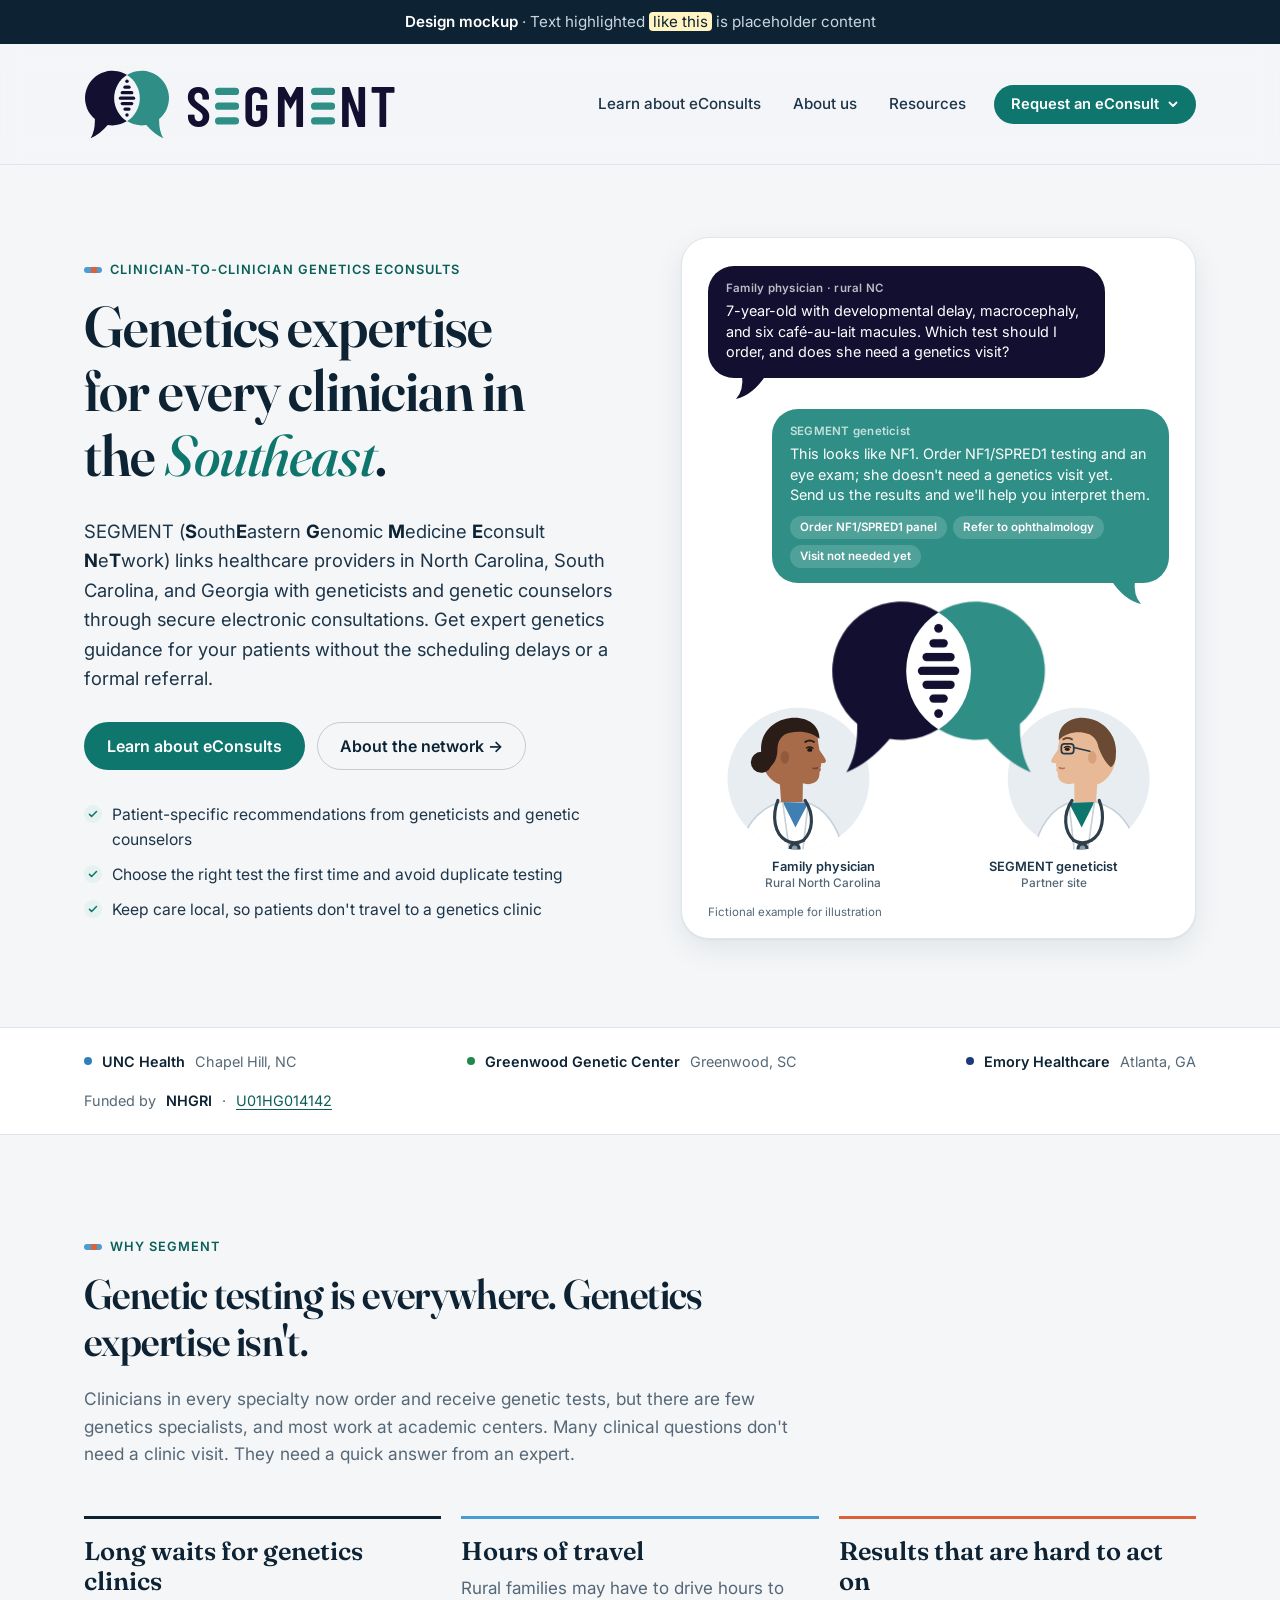
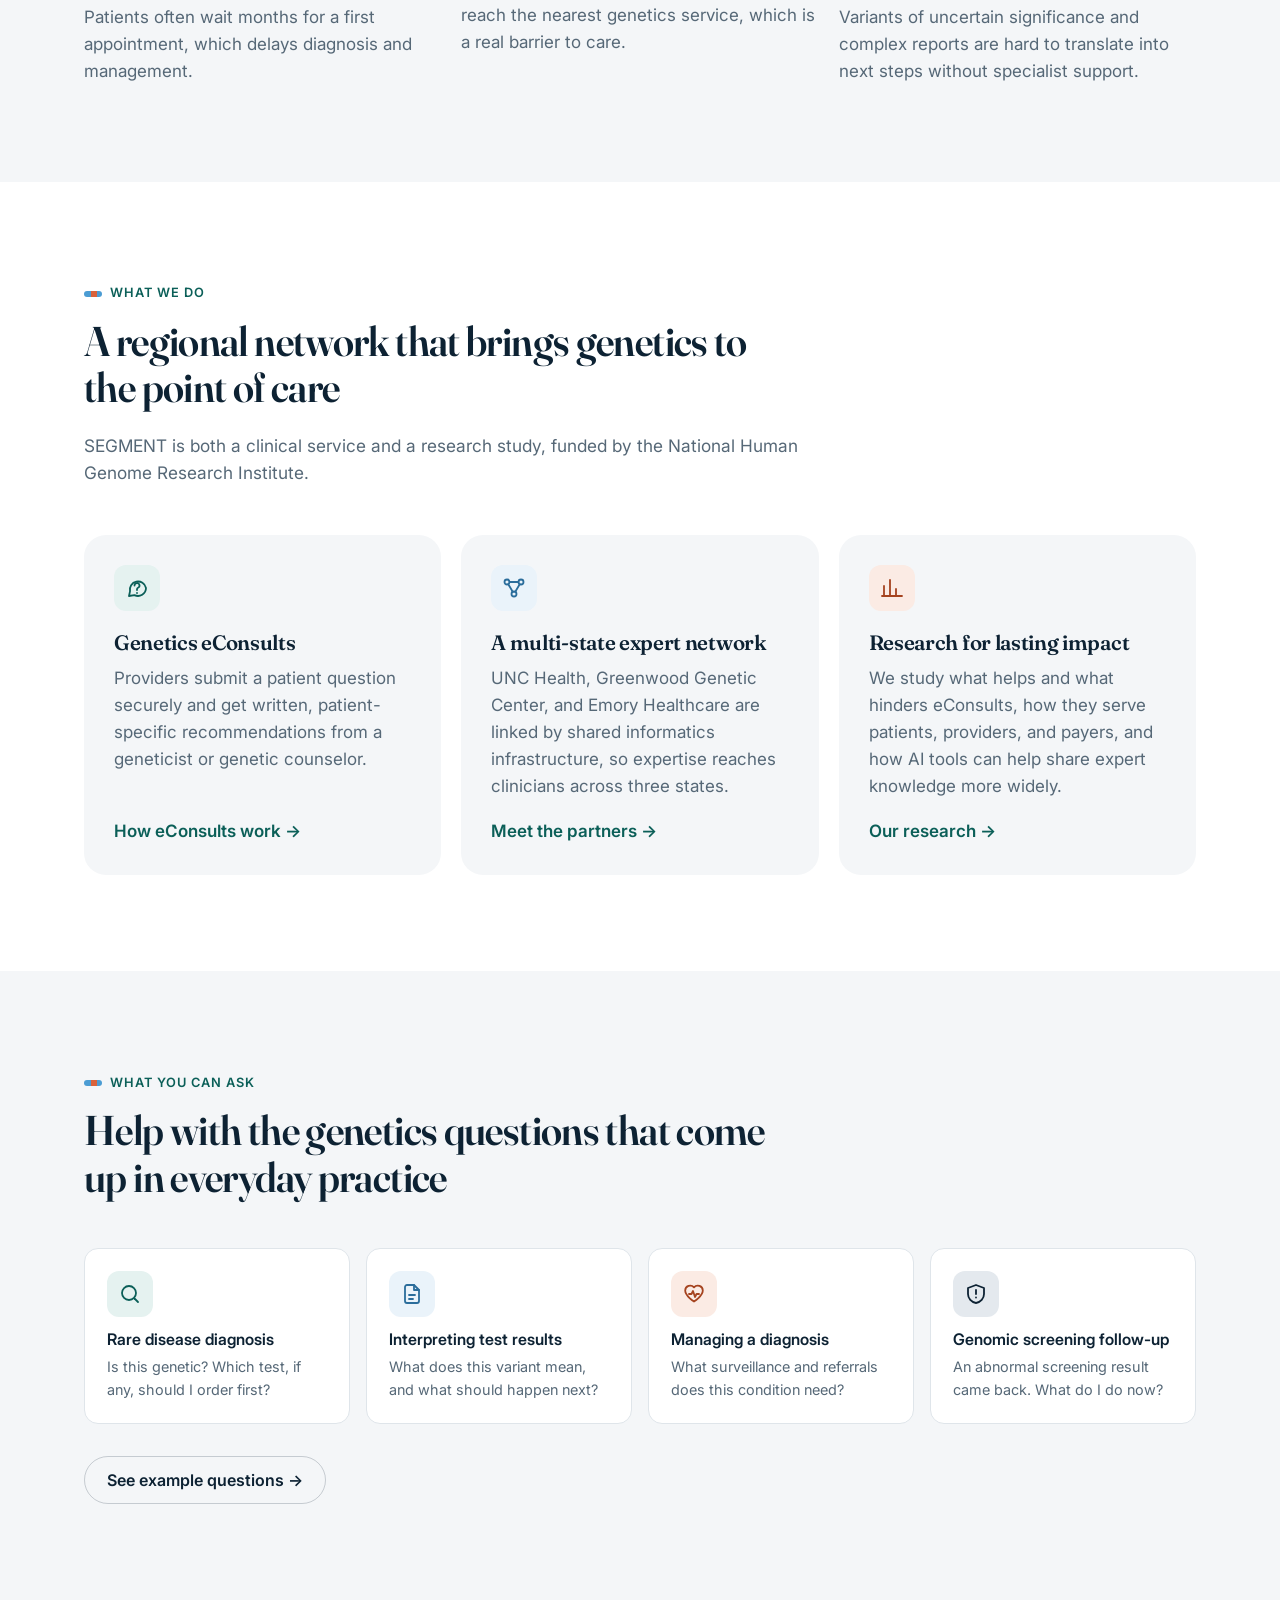
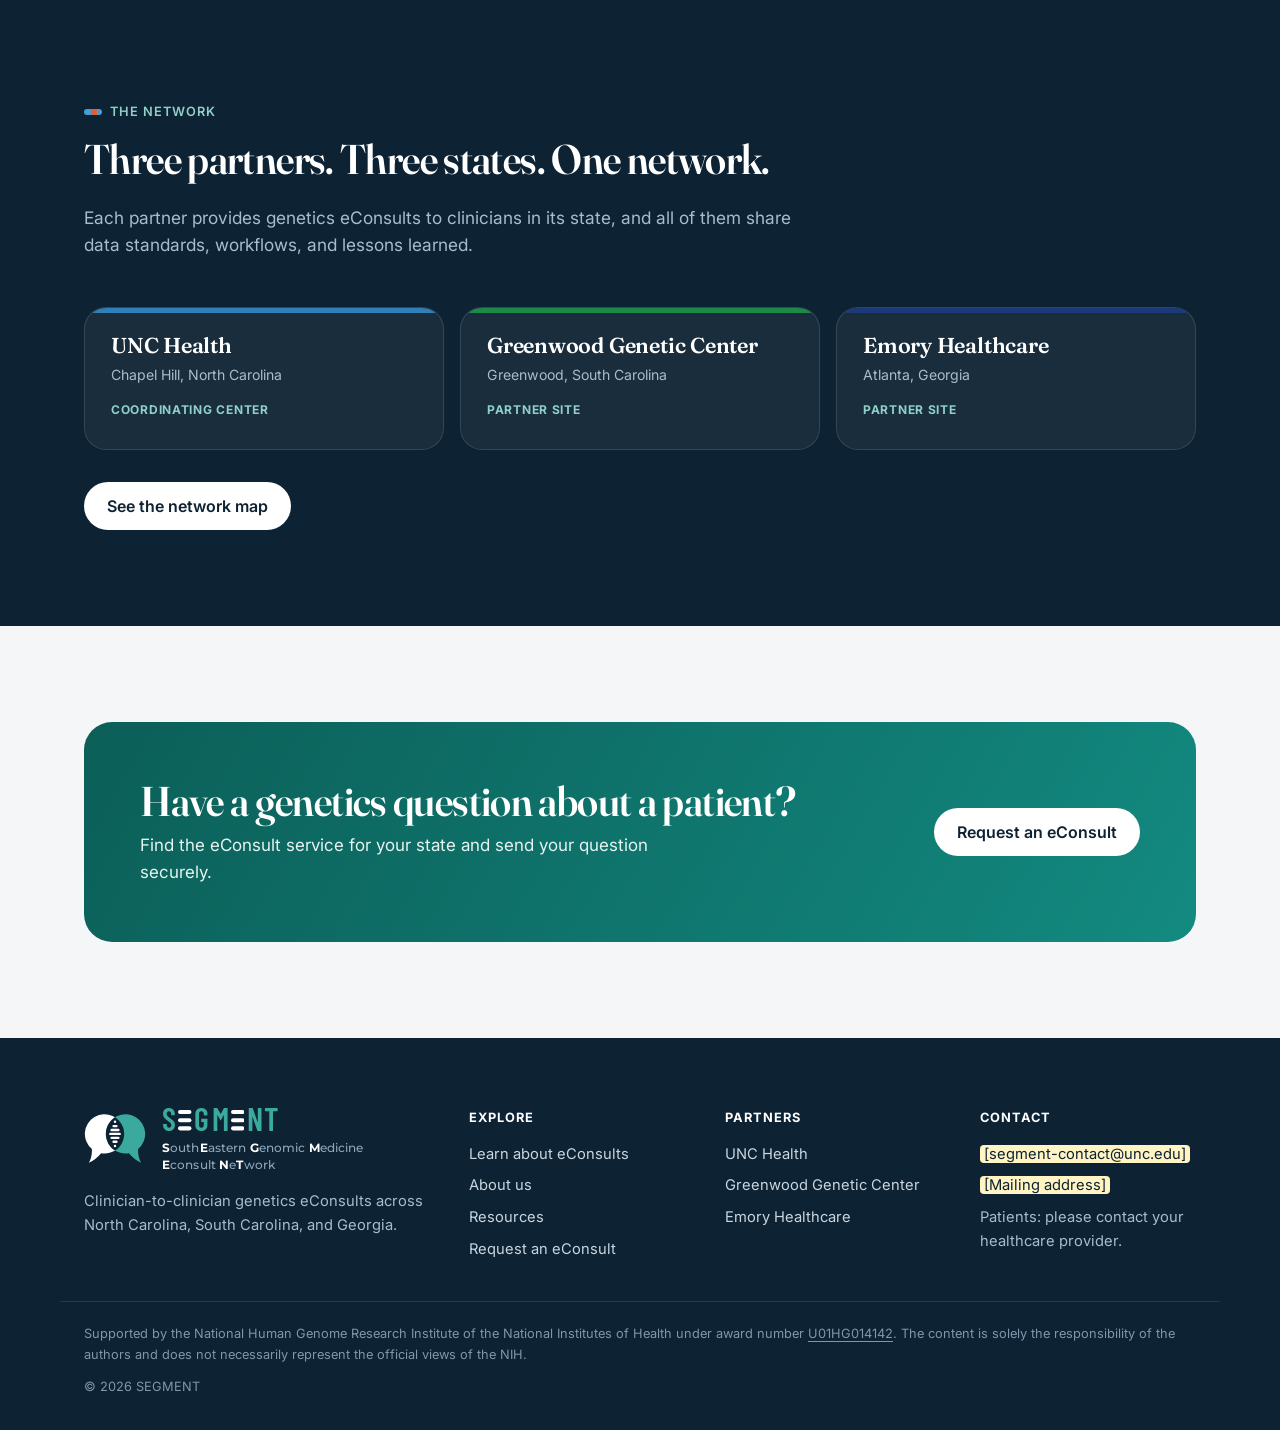
<file: index.html>
<!doctype html>
<html lang="en">
<head>
  <meta charset="utf-8">
  <meta name="viewport" content="width=device-width, initial-scale=1">
  <!-- Draft: keep out of search results until placeholder content is replaced -->
  <meta name="robots" content="noindex, nofollow">
  <title>SEGMENT · Southeastern Genomic Medicine eConsult Network</title>
  <meta name="description" content="SEGMENT connects clinicians in North Carolina, South Carolina and Georgia with geneticists and genetic counselors through secure, clinician-to-clinician eConsults.">
  <link rel="icon" href="assets/favicon.svg?v=20261110-2" type="image/svg+xml">
  <link rel="preconnect" href="https://fonts.googleapis.com">
  <link rel="preconnect" href="https://fonts.gstatic.com" crossorigin>
  <link href="https://fonts.googleapis.com/css2?family=Fraunces:ital,opsz,wght@0,9..144,400;0,9..144,500;0,9..144,600;1,9..144,500&family=Inter:wght@400;500;600;700&family=Barlow+Condensed:wght@600&family=Montserrat:wght@500&display=swap" rel="stylesheet">
  <link rel="stylesheet" href="assets/styles.css?v=20261110-2">
</head>
<body>
  <div class="mock-banner"><strong>Design mockup</strong> · Text highlighted <span class="ph">like this</span> is placeholder content</div>

  <header class="site-header">
    <div class="container header-inner">
      <a class="brand" href="index.html" aria-label="SEGMENT home">
        <img src="assets/logo-mark.svg?v=20261110-2" alt="" width="53" height="44">
        <span class="brand-text">
          <span class="brand-name">S<svg class="bar-e" viewBox="0 0 46 70" aria-hidden="true"><rect width="46" height="14" rx="7"/><rect y="28" width="46" height="14" rx="7"/><rect y="56" width="46" height="14" rx="7"/></svg>G<span class="k-gm">M</span><svg class="bar-e" viewBox="0 0 46 70" aria-hidden="true"><rect width="46" height="14" rx="7"/><rect y="28" width="46" height="14" rx="7"/><rect y="56" width="46" height="14" rx="7"/></svg>N<span class="k-nt">T</span></span>
        </span>
      </a>
      <button class="nav-toggle" aria-expanded="false" aria-controls="site-nav">Menu</button>
      <nav id="site-nav" class="site-nav" aria-label="Main">
        <a href="econsults.html">Learn about eConsults</a>
        <a href="about.html">About us</a>
        <a href="resources.html">Resources</a>
        <div class="nav-cta">
          <button type="button" class="btn btn-primary btn-sm" aria-expanded="false" aria-controls="cta-menu">Request an eConsult <svg class="caret" viewBox="0 0 12 12" aria-hidden="true"><path d="M2.5 4.5 6 8l3.5-3.5" fill="none" stroke="currentColor" stroke-width="1.8" stroke-linecap="round" stroke-linejoin="round"/></svg></button>
          <ul class="cta-menu" id="cta-menu" hidden>
            <li><a href="request-north-carolina.html"><strong>North Carolina</strong><span>UNC Health</span></a></li>
            <li><a href="request-south-carolina.html"><strong>South Carolina</strong><span>Greenwood Genetic Center</span></a></li>
            <li><a href="request-georgia.html"><strong>Georgia</strong><span>Emory Healthcare</span></a></li>
          </ul>
        </div>
      </nav>
    </div>
  </header>

  <main>
    <!-- Hero -->
    <section class="hero">
      <div class="container hero-grid">
        <div class="hero-copy">
          <p class="eyebrow">Clinician-to-clinician genetics eConsults</p>
          <h1>Genetics expertise for every clinician in the <em>Southeast</em>.</h1>
          <p class="lede">SEGMENT (<b>S</b>outh<b>E</b>astern <b>G</b>enomic <b>M</b>edicine <b>E</b>consult <b>N</b>e<b>T</b>work) links healthcare providers in North Carolina, South Carolina, and Georgia with geneticists and genetic counselors through secure electronic consultations. Get expert genetics guidance for your patients without the scheduling delays or a formal referral.</p>
          <div class="hero-actions">
            <a class="btn btn-primary" href="econsults.html">Learn about eConsults</a>
            <a class="btn btn-ghost" href="about.html">About the network →</a>
          </div>
          <ul class="hero-points">
            <li>Patient-specific recommendations from geneticists and genetic counselors</li>
            <li>Choose the right test the first time and avoid duplicate testing</li>
            <li>Keep care local, so patients don't travel to a genetics clinic</li>
          </ul>
        </div>

        <figure class="scene" id="scene" aria-label="Fictional example: a family physician sends a genetics question and a SEGMENT geneticist answers">
          <div class="chat">
            <div class="msg msg-q">
              <p class="who">Family physician · rural NC</p>
              <p>7-year-old with developmental delay, macrocephaly, and six café-au-lait macules. Which test should I order, and does she need a genetics visit?</p>
              <svg class="tail" viewBox="0 0 30 24" aria-hidden="true"><path d="M6 0 Q8 15 0 24 Q17 20 30 0 Z" fill="currentColor"/></svg>
            </div>
            <div class="answer-slot">
              <div class="typing" aria-hidden="true"><span></span><span></span><span></span></div>
              <div class="msg msg-a">
                <p class="who">SEGMENT geneticist</p>
                <p>This looks like NF1. Order NF1/SPRED1 testing and an eye exam; she doesn't need a genetics visit yet. Send us the results and we'll help you interpret them.</p>
                <ul class="recs">
                  <li>Order NF1/SPRED1 panel</li>
                  <li>Refer to ophthalmology</li>
                  <li>Visit not needed yet</li>
                </ul>
                <svg class="tail" viewBox="0 0 30 24" aria-hidden="true"><path d="M6 0 Q8 15 0 24 Q17 20 30 0 Z" fill="currentColor"/></svg>
              </div>
            </div>
          </div>

          <svg class="people" viewBox="0 0 520 290" aria-hidden="true">
            <defs><clipPath id="cv-clip-left"><circle cx="102" cy="206" r="80"/></clipPath><clipPath id="cv-clip-right"><circle cx="418" cy="206" r="80"/></clipPath><path id="cv-head" d="M-9 36 L-10 22 C-21 18 -26 6 -25 -6 C-24 -22 -12 -30 2 -30 C14 -30 21 -22 21 -12 L22 -6 C23 -4 26 -1 27 2 C27.6 3.4 26.8 4.4 25 4.6 L23 5 C23.6 6.6 23.4 7.6 22.6 8.4 C23.6 9.6 23.2 11 22 11.8 C22.4 15.6 21 19 17.6 20.6 C14 22.2 10.6 21.6 8.6 21 L8.4 36 Z"/></defs>
            <!-- family physician, head and shoulders in a grey circle, facing right -->
            <circle cx="102" cy="206" r="80" style="fill: var(--canvas-2)"/>
            <g clip-path="url(#cv-clip-left)"><g transform="translate(95 182) scale(0.9) translate(-84 -312)">
            <g>
    <path d="M18 440 C20 398 42 376 70 368 L100 368 C124 374 144 398 150 440 Z" fill="#ffffff" stroke="#c6d0d8" stroke-width="2"/>
    <path d="M72 368 L88 400 L104 369 Z" fill="#3f7fb3"/>
    <path d="M72 368 L82 440 M104 369 L96 440" stroke="#c6d0d8" stroke-width="2" fill="none"/>
    <g transform="translate(84 312) scale(1.55)">
      <use href="#cv-head" fill="#a86b4a"/>
      <path d="M-25 -4 C-27 -20 -14 -32 2 -32 C14 -32 22 -25 22 -15 C16 -20 8 -22 -2 -20 C-8 -19 -12 -14 -12 -6 C-12 2 -16 8 -22 10 C-25 6 -25 0 -25 -4 Z" fill="#2a1d17"/>
      <circle cx="-25" cy="4" r="8.5" fill="#2a1d17"/>
      <ellipse cx="-6" cy="0" rx="3.4" ry="5.2" fill="#93593b"/>
      <ellipse cx="14.2" cy="-6" rx="2.1" ry="1.5" fill="#1f1714"/>
      <path d="M11.4 -7.6 C13 -8.6 15.2 -8.6 16.8 -7.4" fill="none" stroke="#1f1714" stroke-width="1.1" stroke-linecap="round"/>
      <path d="M10.6 -12.5 C13 -14 15.6 -13.8 17.6 -12.4" fill="none" stroke="#2a1d17" stroke-width="1.6" stroke-linecap="round"/>
      <path d="M20.6 8.4 C19 9.2 17.6 9.2 16.6 8.6" fill="none" stroke="#7a4430" stroke-width="1.2" stroke-linecap="round"/>
    </g>
    <!-- stethoscope draped around the neck -->
    <path d="M66 366 C58 386 62 408 76 416" fill="none" stroke="#2f3e4b" stroke-width="4" stroke-linecap="round"/>
    <path d="M100 366 C112 384 110 404 98 416" fill="none" stroke="#2f3e4b" stroke-width="4" stroke-linecap="round"/>
    <path d="M76 416 C82 420 92 420 98 416" fill="none" stroke="#2f3e4b" stroke-width="4" stroke-linecap="round"/>
    <circle cx="87" cy="426" r="7.5" fill="#2f3e4b"/>
    <circle cx="87" cy="426" r="3.5" fill="#8a9aa8"/>
  </g>
            </g></g>
            <!-- geneticist, head and shoulders in a grey circle, facing left -->
            <circle cx="418" cy="206" r="80" style="fill: var(--canvas-2)"/>
            <g clip-path="url(#cv-clip-right)"><g transform="translate(425 182) scale(0.9) translate(-436 -312)">
            <g>
    <path d="M502 440 C500 398 478 376 450 368 L420 368 C396 374 376 398 370 440 Z" fill="#ffffff" stroke="#c6d0d8" stroke-width="2"/>
    <path d="M448 368 L432 400 L416 369 Z" fill="#0f766e"/>
    <path d="M448 368 L438 440 M416 369 L424 440" stroke="#c6d0d8" stroke-width="2" fill="none"/>
    <g transform="translate(436 312) scale(-1.55 1.55)">
      <use href="#cv-head" fill="#e8b996"/>
      <path d="M-25 -2 C-27 -20 -12 -33 4 -32 C15 -31 22 -24 21 -14 C16 -19 9 -21 1 -20 C-6 -19 -10 -15 -11 -8 C-13 -3 -16 4 -21 8 C-24 6 -25 2 -25 -2 Z" fill="#6b4a33"/>
      <ellipse cx="-6" cy="0" rx="3.4" ry="5.2" fill="#d9a07c"/>
      <ellipse cx="14.2" cy="-6.6" rx="2" ry="1.4" fill="#2a1f17"/>
      <path d="M11.6 -8.2 C13.2 -9 15.2 -9 16.6 -8" fill="none" stroke="#2a1f17" stroke-width="1.1" stroke-linecap="round"/>
      <rect x="9" y="-11" width="10" height="8" rx="2.5" fill="none" stroke="#23394b" stroke-width="1.4"/>
      <path d="M9 -8 L-4 -5" stroke="#23394b" stroke-width="1.3" stroke-linecap="round"/>
      <path d="M10.4 -14.6 C12.8 -16 15.4 -15.8 17.4 -14.6" fill="none" stroke="#6b4a33" stroke-width="1.6" stroke-linecap="round"/>
      <path d="M20.6 8.4 C19 9.2 17.6 9.2 16.6 8.6" fill="none" stroke="#b0745a" stroke-width="1.2" stroke-linecap="round"/>
    </g>
    <path d="M454 366 C462 386 458 408 444 416" fill="none" stroke="#2f3e4b" stroke-width="4" stroke-linecap="round"/>
    <path d="M420 366 C408 384 410 404 422 416" fill="none" stroke="#2f3e4b" stroke-width="4" stroke-linecap="round"/>
    <path d="M444 416 C438 420 428 420 422 416" fill="none" stroke="#2f3e4b" stroke-width="4" stroke-linecap="round"/>
    <circle cx="433" cy="426" r="7.5" fill="#2f3e4b"/>
    <circle cx="433" cy="426" r="3.5" fill="#8a9aa8"/>
  </g>
            </g></g>
            <!-- the logo's bubbles, spoken into by each clinician; the overlap opens to show the DNA once both have spoken -->
            <g transform="translate(130 -30) scale(2.6)">
              <path class="lb-left" d="M28.8 73.5 A30 30 0 1 0 14.7 67 Q15 80 10 88 Q20 84 28.8 73.5 Z" fill="#120f31"/>
              <path class="lb-right" d="M71.2 73.5 A30 30 0 1 1 85.3 67 Q85 80 90 88 Q80 84 71.2 73.5 Z" fill="#2f8f86"/>
              <g class="lb-lens"><path d="M50 18.6 A30 30 0 0 1 50 69.4 A30 30 0 0 1 50 18.6 Z" fill="#ffffff"/><g fill="#120f31"><circle cx="50" cy="25.5" r="1.9"/><rect x="46" y="30.2" width="8" height="3.6" rx="1.8"/><rect x="43" y="36.2" width="14" height="3.6" rx="1.8"/><rect x="41" y="42.2" width="18" height="3.6" rx="1.8"/><rect x="43" y="48.2" width="14" height="3.6" rx="1.8"/><rect x="46" y="54.2" width="8" height="3.6" rx="1.8"/><circle cx="50" cy="62.5" r="1.9"/></g></g>
            </g>
            <g class="lb-typing">
              <rect x="326" y="214" width="46" height="22" rx="11" fill="#2f8f86"/>
              <circle cx="339" cy="225" r="3.2" fill="#fff"/><circle cx="349" cy="225" r="3.2" fill="#fff"/><circle cx="359" cy="225" r="3.2" fill="#fff"/>
            </g>
          </svg>

          <div class="roles">
            <span>Family physician<small>Rural North Carolina</small></span>
            <span>SEGMENT geneticist<small>Partner site</small></span>
          </div>
          <figcaption class="scene-foot">
            <span>Fictional example for illustration</span>
          </figcaption>
        </figure>
      </div>
    </section>

    <!-- Trust strip -->
    <div class="trust">
      <div class="container trust-inner">
        <span class="trust-item"><span class="trust-dot" style="background:#2f7fb8"></span><strong>UNC Health</strong> Chapel Hill, NC</span>
        <span class="trust-item"><span class="trust-dot" style="background:#1e8a4a"></span><strong>Greenwood Genetic Center</strong> Greenwood, SC</span>
        <span class="trust-item"><span class="trust-dot" style="background:#1b3a7a"></span><strong>Emory Healthcare</strong> Atlanta, GA</span>
        <span class="trust-item">Funded by <strong>NHGRI</strong> · <a href="https://www.med.unc.edu/genetics/berg-and-haendel-awarded-new-u01-grant-from-nhgri/" target="_blank" rel="noopener" title="UNC announcement of the NHGRI U01 award">U01HG014142</a></span>
      </div>
    </div>

    <!-- The challenge -->
    <section class="section">
      <div class="container">
        <div class="section-head">
          <p class="eyebrow">Why SEGMENT</p>
          <h2>Genetic testing is everywhere. Genetics expertise isn't.</h2>
          <p>Clinicians in every specialty now order and receive genetic tests, but there are few genetics specialists, and most work at academic centers. Many clinical questions don't need a clinic visit. They need a quick answer from an expert.</p>
        </div>
        <div class="problem-grid">
          <div class="problem-card">
            <div class="big">Long waits for genetics clinics</div>
            <p>Patients often wait months for a first appointment, which delays diagnosis and management.</p>
          </div>
          <div class="problem-card">
            <div class="big">Hours of travel</div>
            <p>Rural families may have to drive hours to reach the nearest genetics service, which is a real barrier to care.</p>
          </div>
          <div class="problem-card">
            <div class="big">Results that are hard to act on</div>
            <p>Variants of uncertain significance and complex reports are hard to translate into next steps without specialist support.</p>
          </div>
        </div>
      </div>
    </section>

    <!-- What SEGMENT does -->
    <section class="section section-alt">
      <div class="container">
        <div class="section-head">
          <p class="eyebrow">What we do</p>
          <h2>A regional network that brings genetics to the point of care</h2>
          <p>SEGMENT is both a clinical service and a research study, funded by the National Human Genome Research Institute.</p>
        </div>
        <div class="pillars">
          <div class="pillar">
            <span class="area-icon tint-teal" aria-hidden="true">
              <svg viewBox="0 0 24 24" fill="none" stroke="currentColor" stroke-width="1.8" stroke-linecap="round" stroke-linejoin="round"><path d="M21 12a8 8 0 0 1-11.6 7.1L4 20l1-4.6A8 8 0 1 1 21 12z"/><path d="M9.5 9.5a2.5 2.5 0 1 1 3.5 2.3c-.6.3-1 .8-1 1.4V14"/><path d="M12 17h.01"/></svg>
            </span>
            <h3>Genetics eConsults</h3>
            <p>Providers submit a patient question securely and get written, patient-specific recommendations from a geneticist or genetic counselor.</p>
            <a href="econsults.html">How eConsults work →</a>
          </div>
          <div class="pillar">
            <span class="area-icon tint-sky" aria-hidden="true">
              <svg viewBox="0 0 24 24" fill="none" stroke="currentColor" stroke-width="1.8" stroke-linecap="round" stroke-linejoin="round"><circle cx="5" cy="6" r="2.5"/><circle cx="19" cy="6" r="2.5"/><circle cx="12" cy="18" r="2.5"/><path d="M7.5 6h9M6.3 8.2l4.4 7.6M17.7 8.2l-4.4 7.6"/></svg>
            </span>
            <h3>A multi-state expert network</h3>
            <p>UNC Health, Greenwood Genetic Center, and Emory Healthcare are linked by shared informatics infrastructure, so expertise reaches clinicians across three states.</p>
            <a href="about.html#network">Meet the partners →</a>
          </div>
          <div class="pillar">
            <span class="area-icon tint-coral" aria-hidden="true">
              <svg viewBox="0 0 24 24" fill="none" stroke="currentColor" stroke-width="1.8" stroke-linecap="round" stroke-linejoin="round"><path d="M4 20V10M10 20V4M16 20v-7M22 20H2"/></svg>
            </span>
            <h3>Research for lasting impact</h3>
            <p>We study what helps and what hinders eConsults, how they serve patients, providers, and payers, and how AI tools can help share expert knowledge more widely.</p>
            <a href="about.html#research">Our research →</a>
          </div>
        </div>
      </div>
    </section>

    <!-- What you can ask -->
    <section class="section">
      <div class="container">
        <div class="section-head">
          <p class="eyebrow">What you can ask</p>
          <h2>Help with the genetics questions that come up in everyday practice</h2>
        </div>
        <div class="area-mini">
          <div class="area-mini-card">
            <span class="area-icon tint-teal" aria-hidden="true"><svg viewBox="0 0 24 24" fill="none" stroke="currentColor" stroke-width="1.8" stroke-linecap="round" stroke-linejoin="round"><circle cx="11" cy="11" r="7"/><path d="M20 20l-3.5-3.5"/></svg></span>
            <h3>Rare disease diagnosis</h3>
            <p>Is this genetic? Which test, if any, should I order first?</p>
          </div>
          <div class="area-mini-card">
            <span class="area-icon tint-sky" aria-hidden="true"><svg viewBox="0 0 24 24" fill="none" stroke="currentColor" stroke-width="1.8" stroke-linecap="round" stroke-linejoin="round"><path d="M14 3H7a2 2 0 0 0-2 2v14a2 2 0 0 0 2 2h10a2 2 0 0 0 2-2V8z"/><path d="M14 3v5h5M9 13h6M9 17h4"/></svg></span>
            <h3>Interpreting test results</h3>
            <p>What does this variant mean, and what should happen next?</p>
          </div>
          <div class="area-mini-card">
            <span class="area-icon tint-coral" aria-hidden="true"><svg viewBox="0 0 24 24" fill="none" stroke="currentColor" stroke-width="1.8" stroke-linecap="round" stroke-linejoin="round"><path d="M20.8 8.6a5 5 0 0 0-8.8-3.2 5 5 0 0 0-8.8 3.2c0 5.4 8.8 11 8.8 11s8.8-5.6 8.8-11z"/><path d="M7 12h2.5l1.5-3 2 6 1.5-3H17"/></svg></span>
            <h3>Managing a diagnosis</h3>
            <p>What surveillance and referrals does this condition need?</p>
          </div>
          <div class="area-mini-card">
            <span class="area-icon tint-ink" aria-hidden="true"><svg viewBox="0 0 24 24" fill="none" stroke="currentColor" stroke-width="1.8" stroke-linecap="round" stroke-linejoin="round"><path d="M12 3l8 3v6c0 4.5-3.4 8.3-8 9-4.6-.7-8-4.5-8-9V6z"/><path d="M12 8v4M12 15.5h.01"/></svg></span>
            <h3>Genomic screening follow-up</h3>
            <p>An abnormal screening result came back. What do I do now?</p>
          </div>
        </div>
        <div class="section-foot">
          <a class="btn btn-ghost" href="econsults.html#areas">See example questions →</a>
        </div>
      </div>
    </section>

    <!-- Network teaser -->
    <section class="section section-ink">
      <div class="container">
        <div class="section-head">
          <p class="eyebrow">The network</p>
          <h2>Three partners. Three states. One network.</h2>
          <p>Each partner provides genetics eConsults to clinicians in its state, and all of them share data standards, workflows, and lessons learned.</p>
        </div>
        <div class="partner-strip">
          <div class="partner-tile" data-partner="unc">
            <div class="wordmark">UNC Health</div>
            <p class="loc">Chapel Hill, North Carolina</p>
            <span class="tag">Coordinating center</span>
          </div>
          <div class="partner-tile" data-partner="ggc">
            <div class="wordmark">Greenwood Genetic Center</div>
            <p class="loc">Greenwood, South Carolina</p>
            <span class="tag">Partner site</span>
          </div>
          <div class="partner-tile" data-partner="emory">
            <div class="wordmark">Emory Healthcare</div>
            <p class="loc">Atlanta, Georgia</p>
            <span class="tag">Partner site</span>
          </div>
        </div>
        <div class="section-foot">
          <a class="btn btn-light" href="about.html#network">See the network map</a>
        </div>
      </div>
    </section>

    <!-- CTA -->
    <section class="section" style="padding-bottom:0">
      <div class="container cta-band">
        <div class="cta-inner">
          <div>
            <h2>Have a genetics question about a patient?</h2>
            <p>Find the eConsult service for your state and send your question securely.</p>
          </div>
          <a class="btn btn-light" href="econsults.html#request">Request an eConsult</a>
        </div>
      </div>
    </section>
  </main>

  <footer class="site-footer" id="contact">
    <div class="container footer-grid">
      <div>
        <a class="brand" href="index.html" aria-label="SEGMENT home">
          <img src="assets/logo-mark-dark.svg?v=20261110-2" alt="" width="53" height="44">
          <span class="brand-text">
            <span class="brand-name">S<svg class="bar-e" viewBox="0 0 46 70" aria-hidden="true"><rect width="46" height="14" rx="7"/><rect y="28" width="46" height="14" rx="7"/><rect y="56" width="46" height="14" rx="7"/></svg>G<span class="k-gm">M</span><svg class="bar-e" viewBox="0 0 46 70" aria-hidden="true"><rect width="46" height="14" rx="7"/><rect y="28" width="46" height="14" rx="7"/><rect y="56" width="46" height="14" rx="7"/></svg>N<span class="k-nt">T</span></span>
            <span class="brand-sub"><b>S</b>outh<b>E</b>astern <b>G</b>enomic <b>M</b>edicine <b>E</b>consult <b>N</b>e<b>T</b>work</span>
          </span>
        </a>
        <p>Clinician-to-clinician genetics eConsults across North Carolina, South Carolina, and Georgia.</p>
      </div>
      <div>
        <h4>Explore</h4>
        <ul>
          <li><a href="econsults.html">Learn about eConsults</a></li>
          <li><a href="about.html">About us</a></li>
          <li><a href="resources.html">Resources</a></li>
          <li><a href="econsults.html#request">Request an eConsult</a></li>
        </ul>
      </div>
      <div>
        <h4>Partners</h4>
        <ul>
          <li><a href="https://www.unchealth.org" rel="noopener">UNC Health</a></li>
          <li><a href="https://www.ggc.org" rel="noopener">Greenwood Genetic Center</a></li>
          <li><a href="https://www.emoryhealthcare.org" rel="noopener">Emory Healthcare</a></li>
        </ul>
      </div>
      <div>
        <h4>Contact</h4>
        <ul>
          <li><span class="ph">[segment-contact@unc.edu]</span></li>
          <li><span class="ph">[Mailing address]</span></li>
          <li>Patients: please contact your healthcare provider.</li>
        </ul>
      </div>
    </div>
    <div class="container footer-legal">
      <span>Supported by the National Human Genome Research Institute of the National Institutes of Health under award number <a href="https://www.med.unc.edu/genetics/berg-and-haendel-awarded-new-u01-grant-from-nhgri/" target="_blank" rel="noopener" title="UNC announcement of the NHGRI U01 award">U01HG014142</a>. The content is solely the responsibility of the authors and does not necessarily represent the official views of the NIH.</span>
      <span>© <span data-year>2026</span> SEGMENT</span>
    </div>
  </footer>

  <script src="assets/main.js?v=20261110-2"></script>
</body>
</html>
</file>
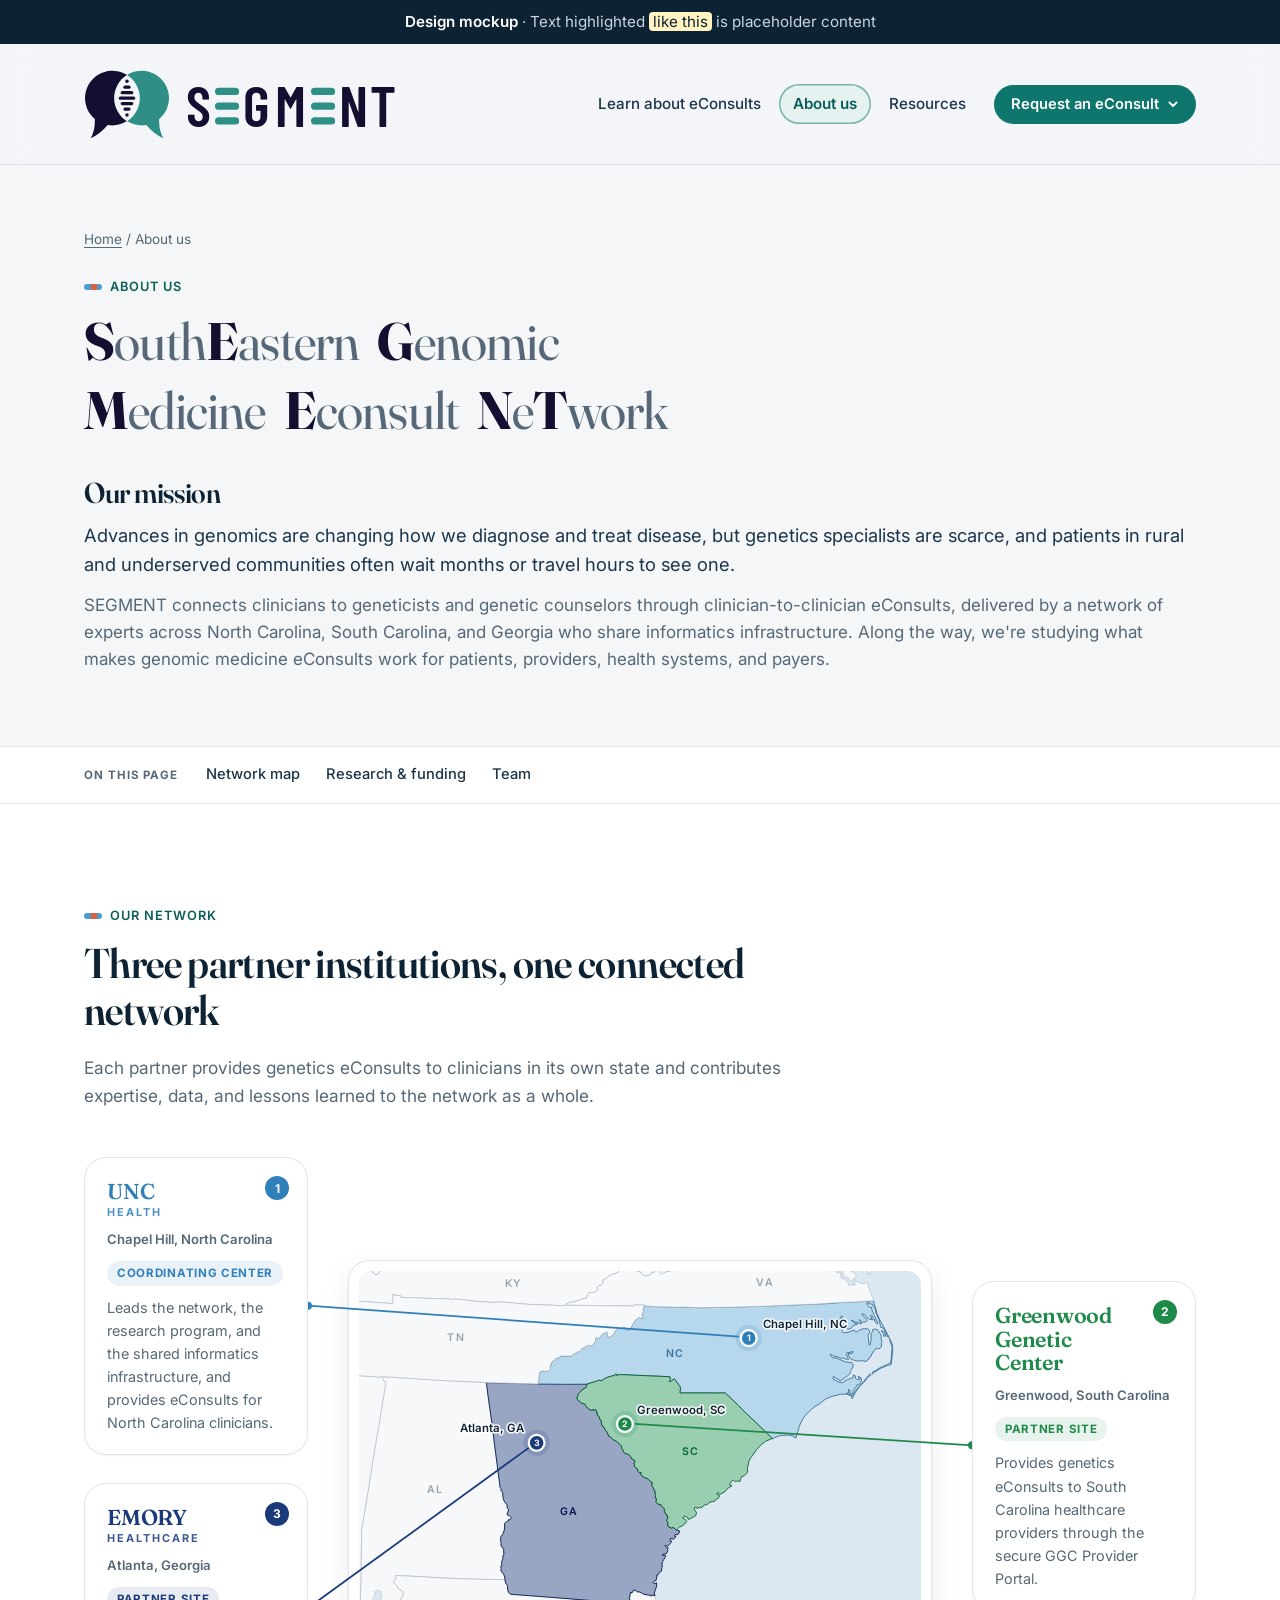
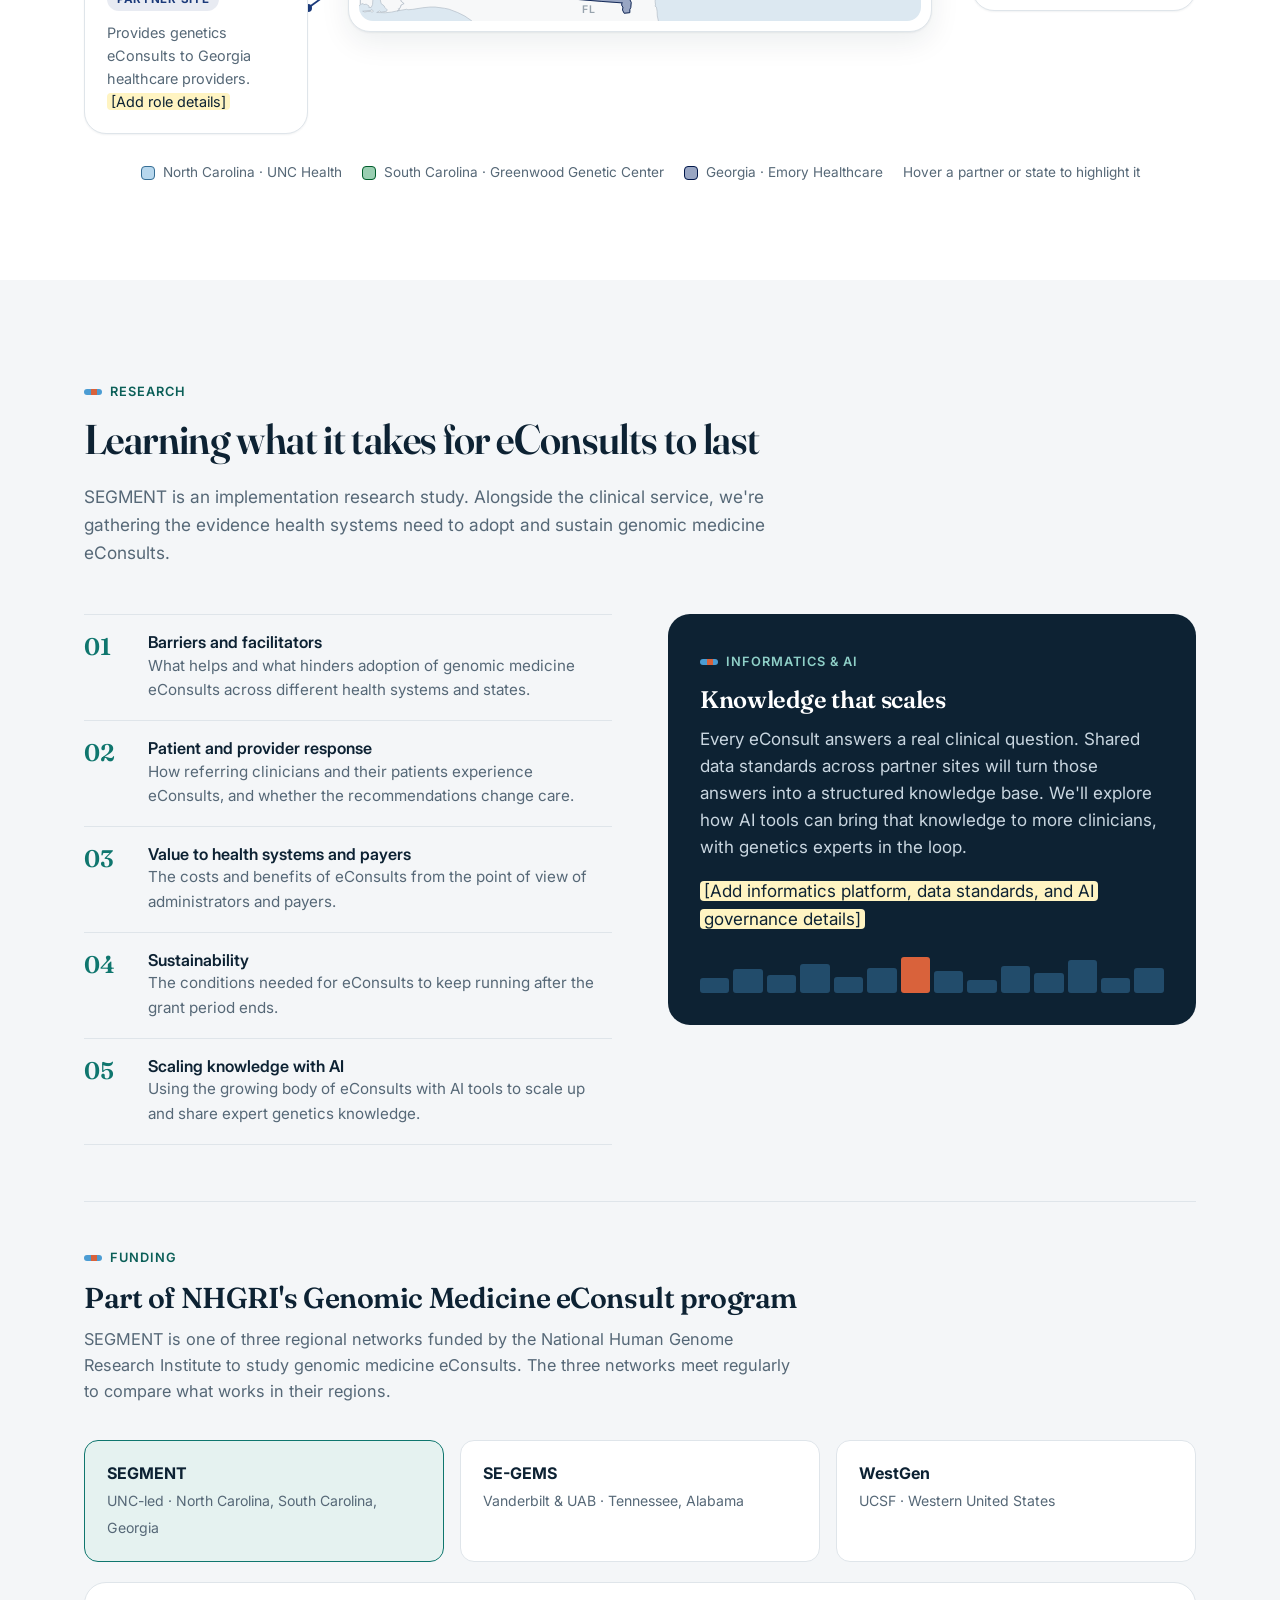
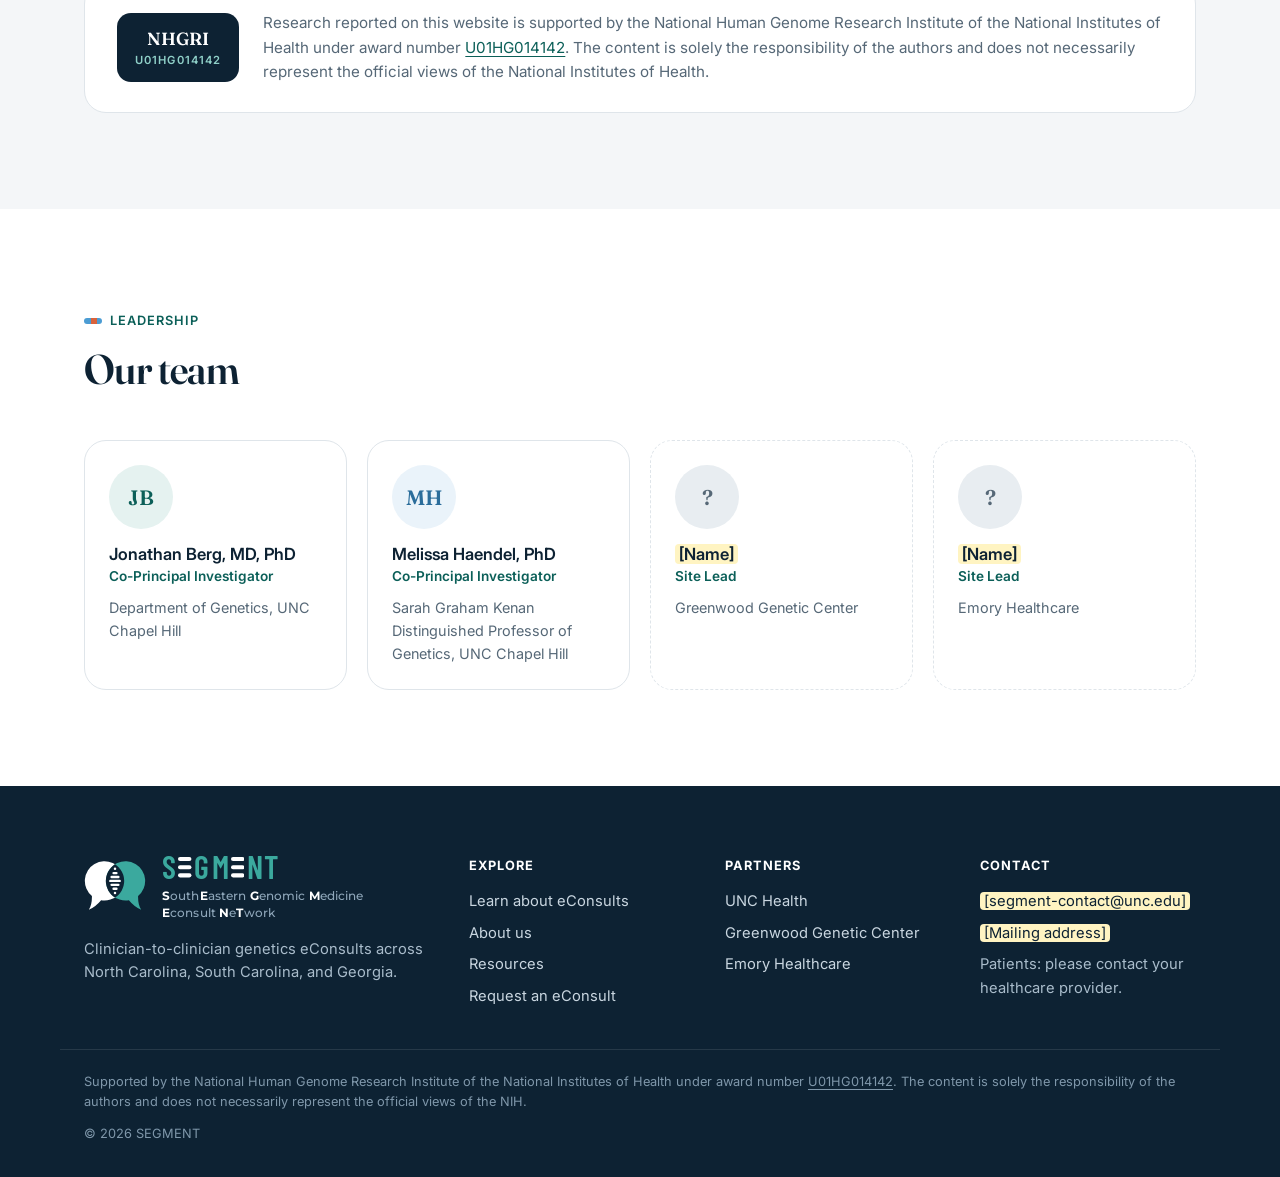
<file: about.html>
<!doctype html>
<html lang="en">
<head>
  <meta charset="utf-8">
  <meta name="viewport" content="width=device-width, initial-scale=1">
  <!-- Draft: keep out of search results until placeholder content is replaced -->
  <meta name="robots" content="noindex, nofollow">
  <title>About us · SEGMENT</title>
  <meta name="description" content="SEGMENT is an NHGRI-funded network of UNC Health, Greenwood Genetic Center, and Emory Healthcare providing genetics eConsults across the Southeast.">
  <link rel="icon" href="assets/favicon.svg?v=20261110-2" type="image/svg+xml">
  <link rel="preconnect" href="https://fonts.googleapis.com">
  <link rel="preconnect" href="https://fonts.gstatic.com" crossorigin>
  <link href="https://fonts.googleapis.com/css2?family=Fraunces:ital,opsz,wght@0,9..144,400;0,9..144,500;0,9..144,600;1,9..144,500&family=Inter:wght@400;500;600;700&family=Barlow+Condensed:wght@600&family=Montserrat:wght@500&display=swap" rel="stylesheet">
  <link rel="stylesheet" href="assets/styles.css?v=20261110-2">
</head>
<body>
  <div class="mock-banner"><strong>Design mockup</strong> · Text highlighted <span class="ph">like this</span> is placeholder content</div>

  <header class="site-header">
    <div class="container header-inner">
      <a class="brand" href="index.html" aria-label="SEGMENT home">
        <img src="assets/logo-mark.svg?v=20261110-2" alt="" width="53" height="44">
        <span class="brand-text">
          <span class="brand-name">S<svg class="bar-e" viewBox="0 0 46 70" aria-hidden="true"><rect width="46" height="14" rx="7"/><rect y="28" width="46" height="14" rx="7"/><rect y="56" width="46" height="14" rx="7"/></svg>G<span class="k-gm">M</span><svg class="bar-e" viewBox="0 0 46 70" aria-hidden="true"><rect width="46" height="14" rx="7"/><rect y="28" width="46" height="14" rx="7"/><rect y="56" width="46" height="14" rx="7"/></svg>N<span class="k-nt">T</span></span>
        </span>
      </a>
      <button class="nav-toggle" aria-expanded="false" aria-controls="site-nav">Menu</button>
      <nav id="site-nav" class="site-nav" aria-label="Main">
        <a href="econsults.html">Learn about eConsults</a>
        <a href="about.html" aria-current="page">About us</a>
        <a href="resources.html">Resources</a>
        <div class="nav-cta">
          <button type="button" class="btn btn-primary btn-sm" aria-expanded="false" aria-controls="cta-menu">Request an eConsult <svg class="caret" viewBox="0 0 12 12" aria-hidden="true"><path d="M2.5 4.5 6 8l3.5-3.5" fill="none" stroke="currentColor" stroke-width="1.8" stroke-linecap="round" stroke-linejoin="round"/></svg></button>
          <ul class="cta-menu" id="cta-menu" hidden>
            <li><a href="request-north-carolina.html"><strong>North Carolina</strong><span>UNC Health</span></a></li>
            <li><a href="request-south-carolina.html"><strong>South Carolina</strong><span>Greenwood Genetic Center</span></a></li>
            <li><a href="request-georgia.html"><strong>Georgia</strong><span>Emory Healthcare</span></a></li>
          </ul>
        </div>
      </nav>
    </div>
  </header>

  <main>
    <section class="page-head">
      <div class="container page-head-grid">
        <div>
          <p class="breadcrumb"><a href="index.html">Home</a> / About us</p>
          <p class="eyebrow">About us</p>
          <h1 class="acronym" aria-label="SEGMENT: SouthEastern Genomic Medicine Econsult NeTwork">
            <span><b class="seg">S</b>outh<b class="seg">E</b>astern</span>
            <span><b class="seg">G</b>enomic</span>
            <span class="break" aria-hidden="true"></span>
            <span><b class="seg">M</b>edicine</span>
            <span><b class="seg">E</b>consult</span>
            <span><b class="seg">N</b>e<b class="seg">T</b>work</span>
          </h1>
          <div class="mission">
            <h2>Our mission</h2>
            <p class="lede">Advances in genomics are changing how we diagnose and treat disease, but genetics specialists are scarce, and patients in rural and underserved communities often wait months or travel hours to see one.</p>
            <p class="muted">SEGMENT connects clinicians to geneticists and genetic counselors through clinician-to-clinician eConsults, delivered by a network of experts across North Carolina, South Carolina, and Georgia who share informatics infrastructure. Along the way, we're studying what makes genomic medicine eConsults work for patients, providers, health systems, and payers.</p>
          </div>
        </div>
      </div>
    </section>

    <nav class="toc" aria-label="On this page">
      <div class="container toc-inner">
        <span class="toc-label">On this page</span>
        <ol>
          <li><a href="#network">Network map</a></li>
          <li><a href="#research">Research &amp; funding</a></li>
          <li><a href="#team">Team</a></li>
        </ol>
      </div>
    </nav>

    <!-- Network map -->
    <section class="section section-alt" id="network">
      <div class="container">
        <div class="section-head">
          <p class="eyebrow">Our network</p>
          <h2>Three partner institutions, one connected network</h2>
          <p>Each partner provides genetics eConsults to clinicians in its own state and contributes expertise, data, and lessons learned to the network as a whole.</p>
        </div>

        <div class="partner-diagram">
          <svg class="leaders" aria-hidden="true"></svg>

          <article class="partner-card" data-partner="unc">
            <span class="num">1</span>
            <div class="wordmark">UNC<small>Health</small></div>
            <p class="loc">Chapel Hill, North Carolina</p>
            <span class="role">Coordinating center</span>
            <p>Leads the network, the research program, and the shared informatics infrastructure, and provides eConsults for North Carolina clinicians.</p>
          </article>

          <div class="map-frame">
<svg class="se-map" viewBox="0 0 640 399" role="img" aria-label="Map of the southeastern United States showing SEGMENT sites in Chapel Hill, North Carolina; Greenwood, South Carolina; and Atlanta, Georgia">
<rect class="water" width="640" height="399"/>
<g class="states"><path class="state" data-state="AL" d="M4.1,387.4L13.9,386.5L14.2,385.3L16.5,387.4L14.9,388.6L13.2,387.7L10.0,387.7L6.5,388.3L4.1,387.4ZM26.3,120.9L26.4,120.2L51.0,121.9L61.3,122.4L87.6,124.3L102.8,125.1L108.9,125.3L135.0,126.5L145.1,127.1L147.0,142.7L150.1,164.2L152.5,182.6L154.2,196.8L156.2,211.9L160.7,246.5L162.1,248.1L161.4,249.8L163.5,252.0L164.2,259.2L165.7,262.8L168.5,266.2L168.9,270.1L170.4,271.9L168.5,277.5L171.5,279.0L173.5,280.9L171.8,283.4L169.9,283.3L170.2,284.5L167.8,285.5L165.5,287.9L165.9,290.6L165.5,294.8L164.2,298.9L161.7,302.3L161.1,304.4L161.9,310.4L161.5,312.5L164.7,316.8L165.0,322.6L163.7,325.4L164.0,327.4L162.5,331.3L162.6,335.1L161.4,336.0L162.1,338.5L161.5,341.1L164.8,345.6L166.0,348.7L166.2,351.7L154.7,351.3L142.5,351.2L123.5,350.7L93.6,349.5L70.4,348.1L41.8,346.7L42.2,348.6L39.7,354.0L40.0,355.1L43.7,359.1L44.2,361.1L50.2,365.3L50.5,368.7L47.7,373.4L48.0,376.1L51.4,378.8L48.2,380.3L46.6,384.2L45.0,384.8L46.1,386.0L43.5,387.1L36.8,388.5L29.8,389.2L20.1,388.9L23.3,387.1L25.3,388.4L31.4,387.5L32.1,385.9L29.6,383.4L28.5,381.3L25.2,378.8L24.2,374.4L26.0,371.0L25.6,367.3L24.6,364.9L21.2,363.2L18.5,365.2L18.7,367.1L17.0,369.7L17.1,371.7L15.9,373.2L15.4,380.1L13.8,383.2L11.2,383.2L11.5,381.5L8.1,379.4L5.5,380.0L4.7,378.8L1.5,379.7L1.6,369.0L2.2,351.8L2.4,331.4L3.0,294.0L5.4,280.5L11.0,246.5L12.5,236.3L21.3,182.7L22.7,175.1L27.7,144.3L30.7,127.0L28.2,125.1L26.3,120.9Z"><title>Alabama</title></path><path class="state" data-state="FL" d="M374.4,696.8L376.9,693.9L377.9,695.5L375.3,697.6L374.4,696.8ZM369.3,699.9L370.9,698.0L372.9,697.8L372.0,699.4L369.3,699.9ZM355.3,705.4L364.9,701.0L366.0,702.4L357.7,706.3L355.3,705.4ZM319.9,713.3L323.4,708.2L327.1,706.0L331.7,703.9L332.3,702.8L338.9,699.6L345.9,702.8L346.7,705.3L349.3,707.3L348.5,707.8L341.2,710.2L340.6,708.9L335.6,709.2L335.1,710.3L326.6,713.8L319.9,714.5L319.9,713.3ZM309.6,714.7L316.8,713.6L315.0,715.6L311.8,716.3L309.4,715.9L309.6,714.7ZM301.8,713.6L303.0,711.9L305.2,712.4L304.2,714.4L301.8,713.6ZM297.0,594.6L297.9,595.5L301.3,605.6L302.7,607.0L305.8,608.2L307.1,607.4L309.6,608.4L307.1,609.9L305.5,610.0L301.7,607.6L300.4,606.2L298.1,600.7L297.0,597.0L297.0,594.6ZM262.4,709.5L265.1,708.9L265.9,710.0L262.2,710.5L262.4,709.5ZM180.5,419.8L185.6,417.6L185.6,419.0L182.7,420.7L180.8,421.0L180.5,419.8ZM166.2,351.7L167.1,355.5L169.0,358.1L169.2,362.1L170.1,365.7L172.5,368.1L196.0,369.9L241.0,373.4L276.6,376.3L300.0,378.0L299.1,378.7L299.4,381.4L300.6,382.7L300.1,386.1L302.0,389.8L308.4,389.1L308.4,385.5L309.5,383.3L310.0,377.5L307.9,373.1L308.6,370.2L308.4,367.9L309.8,367.1L309.1,366.0L311.2,366.3L312.8,363.5L315.3,363.8L316.6,365.4L319.5,365.6L322.6,366.9L323.8,368.1L329.5,369.0L332.5,369.9L334.9,369.1L337.1,370.0L337.8,370.7L337.2,376.1L337.7,380.5L337.0,381.6L338.7,382.8L339.5,387.4L339.7,392.8L343.8,411.5L346.1,417.7L346.1,420.2L351.1,434.7L356.8,448.5L362.0,459.5L373.7,479.2L380.6,488.7L381.3,491.7L383.1,495.7L380.0,498.5L379.3,501.1L379.2,505.3L380.2,511.5L381.3,516.1L384.2,523.0L390.7,535.9L393.5,543.8L394.4,547.8L395.3,549.2L397.4,555.9L400.6,563.1L402.3,566.3L403.4,570.8L405.9,575.9L409.2,588.3L409.2,599.5L408.1,607.9L407.4,618.0L406.8,619.8L405.6,633.5L405.8,641.6L405.3,645.5L404.1,649.4L404.1,651.5L403.0,650.4L403.5,647.9L402.6,647.0L399.7,648.2L398.0,653.1L396.9,654.0L396.8,657.0L395.3,659.0L395.0,662.7L396.0,664.3L395.6,666.5L396.7,667.2L395.3,669.8L393.9,670.4L393.7,672.8L397.5,670.8L401.9,661.5L403.2,659.5L403.2,661.5L401.8,665.5L395.8,676.2L394.2,680.1L389.7,684.6L383.5,691.4L379.1,694.6L378.6,694.0L384.8,688.1L387.3,686.2L388.6,683.6L389.0,679.7L389.9,678.2L388.8,677.1L387.2,677.7L385.9,676.4L384.8,677.3L378.6,678.4L376.0,680.4L374.4,680.7L371.1,678.6L367.8,679.3L366.5,681.3L361.5,682.2L357.3,682.5L354.2,680.0L352.7,676.8L353.0,673.0L354.1,670.1L355.2,670.3L354.8,667.9L352.6,663.3L350.6,661.1L350.9,659.5L349.4,656.5L347.4,655.0L346.5,650.9L345.4,650.1L343.4,650.8L341.7,646.0L337.3,644.5L337.1,643.8L333.3,641.9L329.5,639.3L327.5,640.0L326.0,641.8L323.1,635.8L320.3,628.7L319.4,620.4L318.1,615.2L316.9,612.5L311.8,607.1L309.8,606.7L309.6,604.2L307.4,603.1L307.4,606.1L304.9,606.6L304.7,603.5L303.3,598.1L301.1,595.6L301.7,594.5L304.0,594.6L305.6,596.5L307.6,588.9L307.3,584.7L305.8,584.1L305.8,582.1L307.3,581.7L306.6,580.2L304.4,580.4L303.5,582.0L301.5,582.5L302.9,589.6L301.3,590.5L297.7,591.1L296.8,593.5L296.8,589.9L295.7,587.5L292.7,582.9L288.0,574.4L286.4,569.9L283.1,563.2L278.3,556.0L275.8,553.3L275.1,550.5L273.3,547.6L275.1,548.5L275.3,549.9L278.0,548.5L279.8,545.1L281.9,543.7L284.3,539.0L286.6,537.4L286.2,536.3L288.7,535.1L290.7,531.0L289.8,527.4L285.9,526.4L286.8,531.8L282.9,530.4L284.0,528.7L283.8,525.6L282.9,523.7L276.2,520.3L276.3,523.4L274.4,524.7L276.3,526.5L279.2,526.8L281.1,532.1L279.3,534.1L279.3,537.1L278.6,538.4L274.8,538.7L274.3,540.2L275.5,542.1L273.9,543.5L273.2,541.6L273.6,537.6L271.1,533.5L269.5,532.2L268.1,529.4L269.2,520.7L268.4,517.5L267.7,509.6L269.3,509.6L269.3,514.0L270.0,518.3L271.6,518.7L270.9,511.3L272.5,509.5L272.7,507.6L274.1,505.5L274.2,503.6L275.4,501.3L275.4,499.4L277.0,497.1L277.2,492.8L278.2,488.8L277.1,485.6L277.5,482.9L275.2,481.5L275.9,479.5L274.4,474.2L276.5,471.1L272.8,465.8L273.4,464.3L272.0,461.7L270.2,461.5L271.1,459.9L271.0,457.6L269.7,456.9L261.5,455.8L259.9,458.2L258.6,458.4L257.1,453.6L257.7,451.4L255.2,449.8L253.1,449.4L252.8,446.3L251.6,443.5L249.7,441.3L247.1,441.0L246.2,438.9L242.1,436.5L242.1,431.2L241.5,427.9L239.4,427.6L237.7,425.7L235.4,424.9L233.2,421.9L233.2,419.9L231.7,418.2L230.8,415.7L228.4,413.5L223.6,410.5L216.7,406.9L212.2,403.2L210.3,403.2L205.8,404.7L200.4,403.2L200.2,404.9L195.6,408.1L197.1,412.9L196.5,414.3L194.8,414.6L192.2,413.8L191.3,412.5L187.1,413.5L181.6,416.9L170.1,422.9L169.1,422.8L170.3,420.7L168.6,420.1L167.3,421.9L164.7,423.8L158.4,423.6L160.6,426.0L160.9,427.8L163.6,429.0L169.0,426.6L174.1,424.8L178.9,420.9L179.4,421.5L175.1,425.4L170.2,427.3L164.0,430.3L161.8,430.9L160.1,429.3L157.4,428.1L153.4,425.5L150.1,425.1L147.1,426.4L145.0,421.8L144.3,416.0L145.8,414.0L145.6,419.1L146.5,423.5L147.7,424.6L149.5,422.8L149.8,418.1L147.0,413.0L144.0,410.0L141.0,409.2L138.5,407.2L135.8,403.7L131.2,401.3L127.5,397.8L120.5,393.0L112.5,389.0L102.6,385.2L97.3,384.1L86.6,382.7L80.9,382.7L72.7,383.5L61.3,385.3L55.7,385.8L54.5,385.2L43.5,387.1L46.1,386.0L45.0,384.8L46.6,384.2L48.2,380.3L51.4,378.8L48.0,376.1L47.7,373.4L50.5,368.7L50.2,365.3L44.2,361.1L43.7,359.1L40.0,355.1L39.7,354.0L42.2,348.6L41.8,346.7L70.4,348.1L93.6,349.5L123.5,350.7L142.5,351.2L154.7,351.3L166.2,351.7Z"><title>Florida</title></path><path class="state net" data-state="GA" data-partner="emory" d="M145.1,127.1L151.5,127.4L173.8,127.8L203.9,128.6L236.2,129.3L259.5,128.8L259.0,132.3L253.9,135.5L249.5,140.5L249.6,142.2L248.3,143.5L248.8,146.6L253.7,150.6L256.5,151.0L260.2,156.0L264.0,158.5L268.6,157.8L270.0,158.4L271.3,161.5L271.7,164.6L273.7,166.0L274.2,168.5L276.0,171.0L276.0,173.4L277.1,176.7L279.1,177.9L280.4,181.1L282.7,183.5L284.5,188.4L286.0,188.4L289.2,191.9L294.0,194.4L298.8,199.2L299.5,202.1L301.0,204.1L301.1,206.0L303.3,207.9L305.3,208.0L308.2,209.8L311.2,214.3L313.7,215.5L314.4,216.7L313.2,218.7L313.9,220.6L313.2,222.2L317.9,226.1L317.2,227.6L319.4,229.6L321.3,229.4L320.9,231.3L322.3,233.5L326.8,236.1L328.3,236.1L331.0,238.9L334.2,240.9L333.4,244.2L335.5,247.3L335.8,249.6L337.3,250.3L337.3,254.4L338.0,256.0L337.2,258.2L338.2,258.5L338.9,260.8L338.1,262.8L340.1,265.1L344.3,266.4L344.4,267.5L348.3,271.4L347.6,273.0L350.2,278.0L350.9,277.8L351.9,281.5L350.2,283.6L352.1,286.9L351.5,288.1L352.3,291.1L355.9,292.7L357.8,291.9L361.6,295.3L363.1,295.4L365.2,296.0L364.3,299.1L362.0,300.5L360.3,299.8L359.3,302.1L361.0,302.5L358.3,305.4L354.7,304.4L354.2,307.1L356.1,307.6L354.6,310.4L351.7,313.1L348.8,312.5L348.3,313.2L350.3,314.8L351.7,314.6L351.6,318.6L350.4,321.6L345.6,322.9L345.6,324.0L348.5,323.5L349.5,324.6L345.7,331.0L344.7,335.4L345.9,336.0L345.0,337.4L344.2,342.1L342.0,343.2L340.6,346.0L339.1,346.2L339.1,349.6L337.9,353.0L336.7,352.9L334.6,355.0L336.9,356.1L338.8,355.0L339.0,358.9L336.2,366.7L337.1,370.0L334.9,369.1L332.5,369.9L329.5,369.0L323.8,368.1L322.6,366.9L319.5,365.6L316.6,365.4L315.3,363.8L312.8,363.5L311.2,366.3L309.1,366.0L309.8,367.1L308.4,367.9L308.6,370.2L307.9,373.1L310.0,377.5L309.5,383.3L308.4,385.5L308.4,389.1L302.0,389.8L300.1,386.1L300.6,382.7L299.4,381.4L299.1,378.7L300.0,378.0L276.6,376.3L241.0,373.4L196.0,369.9L172.5,368.1L170.1,365.7L169.2,362.1L169.0,358.1L167.1,355.5L166.2,351.7L166.0,348.7L164.8,345.6L161.5,341.1L162.1,338.5L161.4,336.0L162.6,335.1L162.5,331.3L164.0,327.4L163.7,325.4L165.0,322.6L164.7,316.8L161.5,312.5L161.9,310.4L161.1,304.4L161.7,302.3L164.2,298.9L165.5,294.8L165.9,290.6L165.5,287.9L167.8,285.5L170.2,284.5L169.9,283.3L171.8,283.4L173.5,280.9L171.5,279.0L168.5,277.5L170.4,271.9L168.9,270.1L168.5,266.2L165.7,262.8L164.2,259.2L163.5,252.0L161.4,249.8L162.1,248.1L160.7,246.5L156.2,211.9L154.2,196.8L152.5,182.6L150.1,164.2L147.0,142.7L145.1,127.1Z"><title>Georgia</title></path><path class="state net" data-state="NC" data-partner="unc" d="M594.5,68.0L597.4,68.7L599.6,72.1L599.9,74.4L597.4,74.1L597.6,71.9L594.5,68.0ZM584.3,117.4L585.4,114.4L586.7,114.3L594.2,109.7L596.6,109.0L598.8,107.3L600.8,107.1L603.3,105.2L605.4,104.6L606.0,101.0L607.0,88.7L606.9,86.1L605.3,81.6L604.0,76.7L606.6,81.7L607.7,86.2L607.6,92.8L606.0,106.7L602.1,107.4L594.1,110.9L587.3,115.1L584.3,117.4ZM324.9,39.9L338.4,40.6L347.3,40.7L362.6,41.3L368.6,41.0L387.0,41.8L394.8,41.7L422.2,41.2L467.3,39.9L479.2,39.3L521.8,37.6L538.9,36.9L543.9,36.2L563.2,35.2L586.1,33.9L586.6,36.7L590.0,48.3L593.1,55.8L597.3,63.1L603.8,75.7L602.2,75.2L598.9,68.3L596.4,64.6L594.2,64.2L592.3,55.9L589.2,48.6L587.9,47.6L588.3,45.7L587.2,41.4L585.5,40.1L584.7,37.8L580.6,37.4L580.4,35.5L578.3,36.6L579.5,39.5L582.2,41.6L583.9,41.0L584.1,44.3L586.9,50.6L588.6,53.5L588.5,54.7L590.5,58.2L590.6,60.5L587.3,57.6L587.4,55.8L585.1,53.0L584.5,51.2L582.6,50.7L583.6,52.5L583.2,53.9L585.6,55.6L580.5,54.7L575.0,49.3L572.6,48.9L575.9,53.4L577.6,54.1L578.7,56.6L577.3,57.8L573.4,58.6L569.8,55.4L571.1,58.4L572.8,59.6L571.7,60.3L566.6,58.4L564.5,58.3L563.6,57.0L560.6,56.0L564.5,59.3L568.0,60.2L566.9,61.2L563.0,61.8L561.1,64.9L558.5,66.1L555.8,66.2L554.4,64.7L551.1,64.3L548.9,58.6L548.7,55.7L550.5,51.8L549.6,51.2L547.6,55.0L547.4,58.7L549.0,63.1L550.9,66.8L550.2,68.8L551.6,70.4L558.1,69.6L564.0,67.0L565.5,69.3L567.6,68.9L569.7,67.3L573.8,65.9L579.0,65.7L581.4,67.5L581.5,69.6L579.5,73.5L580.1,76.1L580.9,84.0L582.3,83.7L583.2,78.0L583.2,70.8L585.4,68.7L584.3,67.2L586.5,66.1L590.7,66.9L593.5,71.3L594.9,74.3L594.4,76.9L595.8,81.5L594.5,82.8L595.4,85.3L593.4,88.1L590.6,88.7L589.6,87.9L588.0,88.8L587.2,90.8L585.6,91.3L585.2,93.4L584.1,94.0L583.1,97.5L581.1,98.3L580.7,100.6L578.0,101.9L577.6,103.1L573.2,102.1L568.5,102.6L564.2,102.0L563.3,100.8L561.7,101.6L559.2,99.5L556.7,94.1L561.8,93.7L562.5,91.5L558.0,92.9L556.0,92.5L554.6,94.2L556.2,96.8L557.4,100.9L556.3,101.0L551.4,99.0L549.2,99.5L545.8,98.1L540.7,96.9L536.8,94.7L536.7,96.2L539.6,99.0L543.1,99.0L553.6,103.4L561.2,104.4L562.6,105.8L562.9,107.7L561.9,110.5L559.9,113.2L560.1,114.5L558.8,117.2L556.4,119.3L548.5,125.1L540.0,120.1L540.3,123.3L544.4,125.7L550.4,127.5L556.1,123.4L558.3,123.1L562.6,121.5L563.1,118.4L565.0,119.0L565.6,122.2L567.0,123.6L570.0,123.7L568.3,120.1L571.7,121.4L572.2,125.4L569.6,129.2L566.7,130.0L566.8,131.6L565.0,132.7L562.9,136.9L562.0,140.3L559.1,139.5L559.1,135.7L557.4,134.8L557.7,138.8L555.1,139.3L562.2,142.0L565.7,135.8L570.8,129.8L574.6,125.9L581.8,117.0L583.2,118.0L578.8,122.2L574.8,127.1L571.3,130.3L568.1,134.2L565.3,138.3L562.2,144.1L561.7,145.6L560.9,142.4L555.0,140.1L548.6,140.4L538.8,142.7L534.1,144.5L530.8,146.2L525.7,150.3L519.4,154.2L515.3,157.5L509.4,163.2L507.2,165.9L503.3,172.3L501.2,177.7L499.7,183.2L498.3,186.6L497.8,189.9L495.6,189.7L495.1,188.0L491.5,187.2L487.7,186.9L483.0,187.1L478.1,187.9L472.3,190.1L471.0,191.0L455.0,175.5L437.3,158.6L432.0,153.1L417.1,138.9L407.1,139.0L394.9,138.9L365.5,138.9L366.1,132.4L359.1,122.8L354.2,126.4L353.4,125.4L354.5,123.1L354.2,120.5L345.1,120.0L327.9,119.3L297.0,117.9L293.3,118.9L292.5,117.0L290.5,119.5L289.3,119.0L286.0,120.3L285.1,120.1L280.3,122.3L275.7,125.2L274.5,124.2L259.5,128.8L236.0,129.0L203.9,128.6L205.7,115.3L209.4,113.1L209.8,114.3L214.4,114.2L218.1,111.3L217.3,108.5L218.8,107.3L218.2,105.2L221.0,102.3L223.2,101.6L224.5,99.3L227.2,98.9L229.6,96.8L242.7,96.7L244.5,94.3L248.2,92.8L249.0,91.6L250.6,91.9L253.3,89.6L253.9,88.0L256.5,87.8L257.9,85.9L261.3,84.5L265.2,85.4L269.5,79.9L269.0,76.9L270.7,75.4L273.1,77.2L276.4,72.5L281.8,69.2L283.4,71.1L282.5,74.5L285.0,75.4L289.5,72.5L292.0,68.0L294.4,66.3L297.2,65.3L299.1,65.6L300.6,64.0L303.7,64.6L304.3,67.0L306.8,67.0L309.0,65.6L314.4,56.0L317.8,53.4L319.6,52.8L320.9,53.9L323.6,53.9L322.0,50.4L323.1,47.2L324.1,46.7L323.4,42.8L324.9,39.9Z"><title>North Carolina</title></path><path class="state" data-state="WV" d="M284.1,-62.9L287.0,-62.0L292.5,-63.9L296.1,-64.4L296.9,-66.7L297.4,-71.5L299.3,-72.8L301.8,-72.4L302.8,-73.9L302.3,-78.7L300.8,-83.8L304.1,-86.3L304.1,-89.5L306.3,-93.7L308.1,-95.0L309.1,-96.8L311.1,-94.9L312.8,-94.8L314.7,-91.0L313.5,-89.1L315.2,-88.2L316.6,-89.2L317.1,-91.2L318.5,-92.2L319.9,-91.0L320.5,-96.3L319.0,-97.7L318.5,-99.8L321.5,-100.7L321.0,-105.3L322.2,-107.3L323.8,-107.9L324.2,-110.5L329.1,-110.2L329.5,-114.2L333.4,-117.9L336.1,-117.0L337.0,-114.5L338.7,-114.6L342.0,-116.9L344.6,-117.3L346.3,-119.9L348.1,-120.3L349.3,-122.6L351.7,-125.4L356.4,-129.7L358.9,-130.1L359.4,-134.1L361.0,-135.4L359.2,-137.8L361.1,-140.1L361.0,-142.8L362.6,-144.0L361.9,-146.8L364.0,-146.3L363.6,-148.8L364.7,-149.8L364.6,-155.6L366.0,-157.1L366.0,-159.9L367.5,-162.2L368.2,-165.1L369.7,-166.2L370.5,-169.4L369.9,-173.9L370.5,-177.3L369.1,-181.3L367.4,-183.4L368.7,-185.8L370.9,-185.8L373.6,-187.1L374.3,-136.0L393.6,-136.3L419.5,-136.8L419.8,-108.0L421.3,-108.4L426.3,-113.5L428.2,-113.5L429.7,-116.7L434.4,-119.7L436.4,-123.4L438.1,-123.3L442.5,-121.7L444.1,-124.4L449.8,-132.1L451.9,-131.7L449.9,-131.0L451.9,-130.2L452.3,-129.0L455.4,-127.4L458.1,-127.6L459.2,-126.7L463.5,-126.7L465.7,-128.6L464.5,-130.9L466.5,-130.9L464.7,-132.4L466.9,-131.9L468.3,-133.8L471.3,-132.8L475.5,-137.1L479.2,-136.3L482.0,-134.0L483.3,-132.1L486.0,-133.2L488.7,-132.2L490.9,-132.5L491.0,-130.7L488.5,-129.9L490.5,-126.7L493.5,-124.8L493.3,-123.2L494.7,-122.7L495.6,-120.7L494.8,-117.6L496.4,-117.0L495.0,-114.8L492.1,-106.3L479.5,-115.8L468.9,-124.0L468.4,-121.0L469.2,-119.7L468.4,-118.0L469.5,-117.5L466.1,-112.3L467.0,-111.6L465.4,-108.9L467.0,-107.2L464.6,-104.2L463.5,-103.8L459.9,-99.5L460.9,-98.7L458.8,-95.6L457.7,-96.6L455.4,-93.4L453.9,-92.2L453.8,-93.9L450.3,-90.4L447.4,-84.0L441.7,-88.7L440.4,-85.4L437.9,-81.3L437.8,-77.9L436.5,-77.9L435.0,-75.2L432.9,-68.5L428.6,-63.8L421.2,-66.2L418.4,-71.4L413.5,-73.5L411.4,-67.6L412.0,-64.5L410.1,-61.6L406.7,-57.3L407.7,-55.3L405.9,-54.2L402.0,-50.2L400.9,-47.5L401.9,-46.1L400.7,-44.7L399.8,-41.8L398.2,-39.3L395.4,-36.8L390.8,-31.7L387.5,-26.2L387.9,-24.5L386.0,-22.6L386.6,-20.6L389.4,-19.0L387.5,-17.1L384.7,-15.4L384.5,-13.9L386.6,-13.7L386.0,-12.3L378.2,-7.4L376.6,-10.7L374.7,-10.2L371.7,-7.9L365.2,-4.4L364.5,-5.6L361.1,-7.4L360.0,-5.0L361.5,-2.9L358.5,-0.6L355.8,-0.3L349.9,1.0L344.9,3.5L340.6,-0.1L338.8,-2.2L337.5,-1.2L336.3,1.5L332.6,2.3L332.3,3.7L330.2,5.1L324.8,5.5L321.7,3.2L321.7,2.0L319.8,0.8L316.9,0.7L315.8,-1.8L313.5,-3.3L313.2,-7.6L310.8,-8.7L310.7,-10.3L313.5,-11.9L311.8,-13.3L309.5,-13.1L305.1,-14.6L304.6,-16.3L303.3,-16.4L302.2,-18.3L300.8,-18.2L299.7,-20.3L297.3,-20.8L295.2,-27.2L293.6,-28.2L291.6,-31.1L291.7,-32.7L289.4,-33.7L288.1,-35.6L289.9,-38.2L287.5,-39.3L286.1,-43.1L284.5,-45.3L282.1,-47.1L282.2,-48.9L283.4,-48.9L283.9,-51.6L283.3,-52.5L285.0,-54.1L285.2,-56.9L284.0,-58.6L284.1,-62.9Z"><title>West Virginia</title></path><path class="state" data-state="IL" d="M-93.4,-190.5L-91.5,-191.1L-91.6,-193.5L-90.6,-197.7L-92.1,-199.5L-89.8,-202.6L-84.9,-204.3L-82.1,-204.0L-79.2,-205.7L-78.8,-208.6L-77.7,-210.8L-77.2,-214.0L-75.6,-215.2L-73.2,-218.1L-71.4,-218.9L-70.1,-223.9L-69.8,-228.5L-71.5,-232.3L-73.5,-232.7L-76.1,-237.1L-74.2,-240.6L-73.5,-244.1L-72.4,-246.6L-69.4,-247.4L-67.5,-246.5L-63.9,-248.1L-59.2,-247.4L-55.5,-247.9L-52.9,-250.4L-51.3,-250.9L-47.4,-250.5L-44.4,-253.0L-41.9,-253.8L-41.8,-256.9L-40.2,-259.6L-40.0,-262.1L-38.6,-263.4L-34.2,-265.4L-34.2,-267.3L-32.7,-270.7L-32.9,-273.5L-31.6,-276.3L-32.6,-278.1L-32.1,-282.3L-33.9,-284.4L-40.6,-288.5L-42.6,-292.2L-41.9,-295.0L-44.1,-298.2L-47.2,-300.2L-47.4,-301.5L-50.6,-303.4L-50.4,-305.6L-43.7,-305.0L-9.7,-302.2L-2.1,-301.5L26.9,-298.9L33.0,-298.7L55.8,-297.4L68.0,-296.4L67.4,-290.6L66.0,-286.0L67.2,-280.7L70.0,-275.0L71.7,-273.1L72.0,-270.5L73.6,-263.8L74.0,-260.2L75.9,-255.7L77.1,-254.6L77.3,-252.4L76.5,-240.3L73.4,-183.2L72.7,-171.4L71.9,-157.3L70.7,-137.7L70.0,-121.1L67.9,-120.7L66.9,-119.3L66.4,-116.4L67.7,-113.9L64.6,-111.2L64.9,-107.7L67.2,-104.9L66.9,-101.1L69.6,-99.1L67.6,-93.8L69.7,-89.2L69.7,-87.2L67.4,-83.6L65.1,-83.2L63.9,-81.7L62.3,-77.8L62.1,-74.6L58.2,-72.8L58.5,-71.0L56.2,-67.0L54.9,-66.7L52.6,-61.9L51.4,-63.6L50.2,-61.6L49.5,-63.4L47.9,-60.2L46.5,-60.8L47.0,-57.9L49.0,-54.9L45.3,-51.6L47.3,-52.4L46.9,-50.6L43.8,-49.8L45.0,-48.5L44.7,-45.6L42.1,-42.5L44.4,-41.0L40.6,-41.6L42.9,-37.1L41.0,-37.6L41.6,-35.9L43.3,-35.7L41.8,-32.6L39.0,-31.1L37.1,-28.5L38.0,-23.4L40.9,-20.0L39.9,-17.6L32.1,-17.1L30.2,-16.7L27.2,-14.4L25.0,-15.8L22.0,-13.9L21.5,-11.2L19.9,-8.2L20.1,-7.0L22.7,-3.7L23.6,-0.4L21.7,3.7L19.3,4.1L17.3,3.3L14.4,0.6L8.9,-1.7L6.8,-3.7L2.0,-6.0L-1.1,-6.5L-3.2,-5.6L-5.4,-3.7L-7.1,-0.7L-9.8,1.6L-10.6,4.2L-8.6,6.9L-10.4,7.4L-11.5,4.8L-14.0,1.9L-16.3,2.3L-14.0,4.7L-15.7,5.8L-19.4,2.9L-19.0,0.3L-20.7,-2.0L-22.4,-6.3L-22.1,-8.6L-24.6,-11.3L-23.2,-13.9L-20.7,-14.3L-19.9,-17.2L-23.5,-25.3L-23.6,-27.7L-21.5,-27.9L-23.0,-31.3L-22.8,-34.1L-25.8,-35.4L-27.0,-37.6L-29.3,-37.9L-28.8,-39.8L-32.2,-43.4L-34.5,-44.1L-34.6,-45.5L-36.5,-47.0L-38.2,-45.7L-41.4,-46.2L-42.2,-48.6L-40.2,-49.6L-40.5,-51.0L-43.1,-50.8L-45.6,-53.9L-46.8,-54.0L-48.4,-56.7L-52.2,-58.8L-55.0,-63.3L-57.6,-66.0L-58.2,-69.4L-57.7,-73.1L-56.4,-75.5L-53.5,-78.6L-52.1,-83.2L-48.3,-87.6L-47.9,-89.3L-49.1,-93.8L-46.8,-96.5L-44.8,-97.7L-44.3,-100.6L-49.9,-105.0L-52.4,-105.4L-56.5,-107.9L-59.5,-108.0L-61.1,-104.9L-63.0,-103.5L-64.7,-103.3L-67.9,-106.9L-68.1,-110.1L-69.5,-114.3L-67.9,-115.9L-68.9,-119.7L-69.0,-124.1L-71.7,-128.7L-80.3,-136.0L-82.6,-138.8L-84.0,-142.6L-86.0,-143.1L-87.2,-146.6L-88.9,-147.4L-90.9,-150.3L-94.6,-154.4L-93.9,-157.2L-94.4,-158.6L-96.6,-160.5L-97.2,-162.4L-95.7,-165.4L-96.6,-166.8L-98.3,-171.8L-98.5,-179.7L-97.9,-183.1L-94.7,-189.7L-93.4,-190.5Z"><title>Illinois</title></path><path class="state" data-state="KY" d="M-8.6,6.9L-10.6,4.2L-9.8,1.6L-7.1,-0.7L-5.4,-3.7L-3.2,-5.6L-1.1,-6.5L2.0,-6.0L6.8,-3.7L8.9,-1.7L14.4,0.6L17.3,3.3L19.3,4.1L21.7,3.7L23.6,-0.4L22.7,-3.7L20.1,-7.0L19.9,-8.2L21.5,-11.2L22.0,-13.9L25.0,-15.8L27.2,-14.4L30.2,-16.7L32.1,-17.1L39.9,-17.6L40.9,-20.0L38.0,-23.4L37.1,-28.5L39.0,-31.1L41.8,-32.6L43.3,-35.7L46.9,-34.0L48.9,-36.1L47.6,-40.6L49.3,-42.4L50.7,-42.2L52.3,-39.6L59.0,-40.7L59.7,-39.2L59.1,-36.5L60.9,-36.3L63.0,-38.1L61.4,-41.3L62.7,-44.4L64.0,-44.0L64.8,-41.6L67.0,-40.6L69.3,-42.2L72.4,-41.8L75.8,-39.5L79.2,-36.6L82.0,-35.8L83.1,-32.8L84.9,-32.8L86.1,-34.1L87.1,-38.7L88.7,-40.1L93.4,-41.1L95.7,-43.5L98.4,-43.5L100.1,-39.1L101.7,-38.0L103.3,-39.1L104.9,-38.6L104.0,-36.2L105.0,-35.0L106.8,-36.3L107.3,-39.3L111.0,-39.6L110.2,-41.4L110.8,-45.9L113.6,-46.3L114.7,-48.2L113.3,-49.1L114.8,-50.4L116.0,-49.3L117.3,-50.6L119.4,-50.6L119.6,-51.8L117.5,-52.5L117.5,-54.1L118.7,-54.2L121.9,-50.8L121.9,-46.3L125.9,-43.5L129.4,-43.3L131.3,-40.4L132.0,-42.1L135.7,-42.9L137.0,-44.0L137.9,-47.3L137.9,-51.5L140.6,-54.9L141.7,-57.8L143.3,-58.4L145.4,-57.2L148.5,-58.9L151.8,-66.6L156.6,-68.1L157.7,-70.1L160.3,-72.0L159.5,-75.4L159.1,-81.4L161.0,-83.0L163.5,-82.5L167.6,-82.8L169.1,-80.6L172.1,-80.1L174.3,-81.9L179.9,-84.7L181.3,-84.5L183.9,-85.5L187.3,-85.3L186.4,-87.4L188.5,-89.5L187.9,-90.8L185.3,-91.2L184.9,-93.0L186.6,-94.7L186.4,-96.2L184.0,-99.7L184.3,-100.7L187.3,-102.7L190.2,-105.0L191.3,-104.9L193.6,-102.2L196.8,-100.8L199.1,-102.1L201.2,-101.9L202.5,-103.3L203.8,-102.9L204.3,-99.5L208.8,-97.9L210.3,-93.8L212.7,-89.8L212.7,-86.6L213.4,-85.3L219.7,-83.2L224.9,-84.1L229.4,-81.8L229.8,-80.1L232.2,-78.8L232.9,-76.4L237.3,-74.9L239.5,-78.1L243.6,-79.1L246.0,-77.5L250.4,-76.5L252.1,-75.3L252.9,-73.2L254.9,-74.4L259.6,-74.3L261.2,-76.8L264.1,-78.4L265.5,-80.3L267.9,-80.2L271.2,-81.7L272.3,-80.1L271.8,-78.0L273.2,-72.7L275.2,-70.9L278.5,-70.6L281.8,-66.8L283.8,-65.1L284.1,-62.9L284.0,-58.6L285.2,-56.9L285.0,-54.1L283.3,-52.5L283.9,-51.6L283.4,-48.9L282.2,-48.9L282.1,-47.1L284.5,-45.3L286.1,-43.1L287.5,-39.3L289.9,-38.2L288.1,-35.6L289.4,-33.7L291.7,-32.7L291.6,-31.1L293.6,-28.2L295.2,-27.2L297.3,-20.8L299.7,-20.3L300.8,-18.2L302.2,-18.3L303.3,-16.4L304.6,-16.3L305.1,-14.6L309.5,-13.1L311.8,-13.3L294.5,1.9L288.6,3.8L285.0,5.7L282.0,8.1L277.9,10.2L277.9,14.4L275.3,16.2L273.4,16.3L271.5,17.9L271.9,20.7L270.9,22.9L266.9,24.6L262.2,24.7L259.6,28.6L259.3,31.0L256.7,31.1L251.4,32.8L245.0,35.2L241.7,35.0L236.3,37.3L235.0,38.6L234.3,39.6L220.9,39.0L208.2,38.6L195.9,38.1L182.6,37.2L174.4,36.2L162.4,35.4L153.6,35.8L138.1,34.9L129.1,34.1L115.7,32.5L107.9,31.9L105.2,32.9L104.2,31.8L80.6,31.2L65.8,30.6L47.4,30.0L47.7,28.3L37.9,26.9L39.1,34.1L37.9,37.1L15.9,35.5L-4.4,34.2L-18.0,32.9L-23.3,33.0L-20.7,26.4L-18.6,25.9L-16.0,29.8L-13.8,29.1L-12.4,25.8L-11.1,24.5L-12.6,21.6L-11.9,19.5L-9.3,19.8L-8.7,18.5L-11.3,16.5L-11.0,14.7L-9.4,14.4L-8.3,12.3L-7.2,8.0L-8.6,6.9ZM-26.4,32.9L-28.8,32.7L-30.0,29.8L-29.3,28.4L-25.9,28.8L-25.3,31.2L-26.4,32.9Z"><title>Kentucky</title></path><path class="state" data-state="MS" d="M-4.6,387.9L0.6,388.8L-1.9,389.6L-4.0,389.1L-4.6,387.9ZM-17.1,385.5L-14.3,385.0L-9.2,386.8L-8.2,387.5L-12.4,387.0L-17.1,385.5ZM-27.6,386.4L-25.0,386.3L-22.3,384.9L-23.1,386.3L-26.8,387.3L-27.6,386.4ZM-35.9,384.6L-32.2,384.9L-30.8,384.4L-31.8,386.4L-33.6,386.6L-36.4,385.1L-35.9,384.6ZM-119.0,222.3L-116.6,219.7L-120.2,216.3L-119.2,214.5L-117.4,215.4L-115.0,215.2L-114.4,214.1L-114.4,210.5L-112.0,208.2L-112.3,207.1L-114.0,207.5L-114.7,209.5L-116.4,206.1L-116.1,203.0L-111.9,199.0L-112.6,197.4L-114.6,200.8L-117.5,201.2L-119.0,199.9L-118.5,199.0L-115.6,198.8L-114.7,196.2L-116.9,194.7L-117.0,197.2L-120.0,197.7L-117.4,194.1L-119.3,190.8L-114.4,189.3L-114.6,187.7L-118.6,184.8L-118.1,183.5L-115.2,183.0L-114.2,184.8L-111.6,186.1L-109.5,185.4L-110.7,182.9L-112.9,183.4L-114.4,182.0L-114.0,179.1L-110.0,179.4L-108.8,180.4L-107.0,178.9L-109.5,177.4L-110.4,174.7L-107.1,171.2L-110.6,169.2L-110.0,167.9L-107.3,167.0L-106.6,169.1L-104.7,168.5L-105.7,166.3L-101.7,166.3L-100.1,163.5L-100.5,162.3L-102.4,162.3L-103.6,159.7L-101.5,158.3L-99.0,160.1L-96.7,159.0L-97.0,157.7L-100.3,157.5L-102.4,155.2L-100.8,154.0L-98.3,156.3L-97.4,152.9L-94.2,152.5L-92.9,151.1L-94.1,148.8L-93.1,147.6L-90.0,147.8L-90.7,150.4L-89.0,150.6L-88.8,147.5L-84.4,145.1L-85.1,141.1L-82.7,138.8L-82.8,137.5L-84.5,134.4L-84.3,131.3L-82.6,130.4L-82.9,132.8L-81.2,133.8L-78.7,131.6L-78.9,130.1L-82.2,129.7L-83.0,127.7L-81.8,127.1L-82.0,125.4L-80.2,124.2L-80.8,126.9L-80.1,128.6L-77.7,127.9L-78.4,124.4L-77.5,123.2L-78.6,121.0L-78.2,119.6L-76.4,119.9L-76.0,122.8L-70.7,121.1L-67.6,119.2L-67.4,117.0L-70.0,114.2L-32.4,117.1L-6.9,118.8L26.3,120.9L28.2,125.1L30.7,127.0L27.7,144.3L22.7,175.1L21.3,182.7L12.5,236.3L11.0,246.5L5.4,280.5L3.0,294.0L2.4,331.4L2.2,351.8L1.6,369.0L1.5,379.7L0.7,381.2L-0.5,380.4L-2.3,382.2L-5.4,380.7L-7.7,381.3L-8.4,379.8L-11.5,379.3L-14.7,380.2L-18.5,377.6L-19.0,378.9L-22.5,376.8L-26.3,376.7L-31.8,377.6L-36.7,379.3L-42.0,380.6L-41.2,378.0L-42.8,376.4L-45.3,377.6L-43.8,378.5L-43.8,380.4L-48.3,382.9L-50.0,386.6L-51.5,386.0L-53.8,386.6L-55.9,386.5L-57.9,383.9L-58.4,380.7L-58.2,377.4L-60.5,373.5L-60.3,370.9L-61.9,368.7L-63.7,367.6L-64.2,365.7L-65.9,363.9L-66.2,359.3L-67.5,358.5L-65.5,354.4L-66.0,352.7L-64.7,351.5L-62.7,345.7L-61.5,344.8L-61.5,342.7L-60.2,341.7L-61.3,339.9L-89.6,337.8L-112.6,335.9L-151.4,332.5L-149.1,331.7L-147.6,329.0L-150.1,326.3L-150.2,325.0L-148.3,322.9L-148.6,320.9L-150.5,319.3L-150.2,317.5L-147.1,318.1L-144.1,317.4L-143.6,315.4L-145.5,313.4L-145.4,311.2L-146.6,310.3L-144.9,308.6L-144.4,311.1L-143.2,312.6L-141.6,312.4L-141.5,311.0L-143.4,307.2L-143.2,303.6L-139.7,303.1L-137.5,301.6L-138.1,300.0L-141.2,300.3L-142.6,298.7L-141.6,297.0L-140.0,298.5L-136.9,298.8L-136.3,293.7L-134.3,292.2L-130.3,292.3L-129.6,291.5L-134.5,290.5L-132.9,286.1L-130.8,285.8L-130.6,287.9L-129.5,288.8L-128.5,287.5L-129.5,286.4L-125.1,283.0L-125.2,280.6L-123.9,279.5L-120.6,279.1L-120.4,276.7L-123.5,275.2L-122.6,274.0L-120.5,276.1L-119.5,274.5L-117.4,273.6L-115.6,270.4L-118.0,269.0L-117.9,272.0L-123.3,271.0L-122.6,267.2L-118.0,266.7L-116.7,265.5L-114.4,267.2L-113.4,265.2L-113.5,262.7L-111.5,263.2L-108.5,259.7L-109.1,258.7L-110.3,260.6L-114.1,259.4L-113.9,256.6L-112.4,255.8L-113.6,254.0L-115.4,254.8L-119.1,252.1L-118.3,249.4L-117.5,249.4L-114.8,251.9L-113.1,251.8L-113.8,250.4L-117.2,247.7L-114.7,246.4L-113.2,244.8L-114.2,242.9L-115.4,245.0L-118.9,246.0L-119.8,245.2L-120.1,242.7L-118.5,241.0L-115.6,239.6L-115.2,238.4L-120.3,236.5L-119.8,233.1L-118.8,231.3L-115.0,229.2L-114.5,227.3L-115.8,223.7L-117.6,223.7L-117.7,227.0L-120.2,228.0L-121.6,226.8L-120.9,224.6L-119.0,222.3Z"><title>Mississippi</title></path><path class="state" data-state="TN" d="M-39.6,59.9L-37.5,58.9L-36.8,55.4L-33.1,53.7L-33.0,50.8L-37.3,46.9L-36.7,45.9L-31.9,47.0L-29.5,46.5L-29.5,45.2L-32.8,43.0L-32.7,41.3L-28.8,41.5L-27.8,39.8L-29.3,36.8L-27.9,33.8L-28.8,32.7L-26.4,32.9L-26.8,34.4L-24.7,34.9L-23.3,33.0L-18.0,32.9L-4.4,34.2L15.9,35.5L37.9,37.1L39.1,34.1L37.9,26.9L47.7,28.3L47.4,30.0L65.8,30.6L80.6,31.2L104.2,31.8L105.2,32.9L107.9,31.9L115.7,32.5L129.1,34.1L138.1,34.9L153.6,35.8L162.4,35.4L174.4,36.2L182.6,37.2L195.9,38.1L208.2,38.6L220.9,39.0L234.3,39.6L235.0,38.6L240.3,38.9L252.9,39.0L253.7,39.2L279.0,39.5L288.9,39.4L313.2,39.6L313.7,38.3L326.1,38.6L324.9,39.9L323.4,42.8L324.1,46.7L323.1,47.2L322.0,50.4L323.6,53.9L320.9,53.9L319.6,52.8L317.8,53.4L314.4,56.0L309.0,65.6L306.8,67.0L304.3,67.0L303.7,64.6L300.6,64.0L299.1,65.6L297.2,65.3L294.4,66.3L292.0,68.0L289.5,72.5L285.0,75.4L282.5,74.5L283.4,71.1L281.8,69.2L276.4,72.5L273.1,77.2L270.7,75.4L269.0,76.9L269.5,79.9L265.2,85.4L261.3,84.5L257.9,85.9L256.5,87.8L253.9,88.0L253.3,89.6L250.6,91.9L249.0,91.6L248.2,92.8L244.5,94.3L242.7,96.7L229.6,96.8L227.2,98.9L224.5,99.3L223.2,101.6L221.0,102.3L218.2,105.2L218.8,107.3L217.3,108.5L218.1,111.3L214.4,114.2L209.8,114.3L209.4,113.1L205.7,115.3L203.9,128.6L173.8,127.8L151.5,127.4L145.1,127.1L135.0,126.5L108.9,125.3L102.8,125.1L87.6,124.3L61.3,122.4L51.0,121.9L26.4,120.2L26.3,120.9L-6.9,118.8L-32.4,117.1L-70.0,114.2L-69.3,111.8L-65.3,112.8L-63.4,108.1L-61.8,107.0L-60.0,108.1L-58.2,107.1L-60.5,104.1L-58.3,102.2L-59.2,100.7L-61.6,100.2L-62.1,97.8L-59.5,97.6L-59.3,95.4L-57.6,93.3L-60.0,91.4L-60.5,93.4L-62.4,93.0L-61.7,90.8L-57.7,87.9L-56.7,92.2L-54.7,88.7L-56.0,86.6L-55.0,83.9L-53.5,83.6L-50.1,86.5L-49.4,84.6L-50.9,84.1L-50.8,81.5L-46.5,79.8L-46.8,77.9L-48.8,78.9L-50.2,78.0L-51.0,74.6L-48.4,72.8L-47.0,73.9L-44.1,73.1L-42.5,70.7L-40.7,70.8L-38.8,69.3L-41.9,67.4L-40.3,65.1L-36.5,66.5L-36.3,64.3L-39.1,61.8L-39.6,59.9Z"><title>Tennessee</title></path><path class="state" data-state="VA" d="M575.9,-38.4L577.1,-37.7L576.1,-36.4L575.9,-38.4ZM590.2,-45.0L591.2,-44.8L591.9,-47.5L608.8,-50.4L606.5,-46.5L604.4,-41.6L603.2,-40.2L602.4,-41.2L600.0,-40.7L597.2,-36.8L595.5,-33.3L594.2,-27.1L594.5,-24.1L591.2,-17.7L592.4,-17.1L589.8,-12.5L588.1,-8.6L586.7,-8.0L587.0,-5.3L585.5,-1.0L582.8,2.2L580.2,2.3L581.0,3.9L579.5,4.2L579.1,0.2L577.4,-2.4L576.6,-5.3L576.7,-8.6L578.0,-11.6L578.2,-15.9L579.5,-21.0L579.9,-24.7L582.3,-28.6L584.8,-34.1L584.1,-35.7L587.4,-36.7L589.5,-40.0L589.6,-41.3L586.4,-42.1L590.2,-45.0ZM575.8,-44.3L574.1,-42.1L573.5,-44.1L575.8,-44.3ZM311.8,-13.3L313.5,-11.9L310.7,-10.3L310.8,-8.7L313.2,-7.6L313.5,-3.3L315.8,-1.8L316.9,0.7L319.8,0.8L321.7,2.0L321.7,3.2L324.8,5.5L330.2,5.1L332.3,3.7L332.6,2.3L336.3,1.5L337.5,-1.2L338.8,-2.2L340.6,-0.1L344.9,3.5L349.9,1.0L355.8,-0.3L358.5,-0.6L361.5,-2.9L360.0,-5.0L361.1,-7.4L364.5,-5.6L365.2,-4.4L371.7,-7.9L374.7,-10.2L376.6,-10.7L378.2,-7.4L386.0,-12.3L386.6,-13.7L384.5,-13.9L384.7,-15.4L387.5,-17.1L389.4,-19.0L386.6,-20.6L386.0,-22.6L387.9,-24.5L387.5,-26.2L390.8,-31.7L395.4,-36.8L398.2,-39.3L399.8,-41.8L400.7,-44.7L401.9,-46.1L400.9,-47.5L402.0,-50.2L405.9,-54.2L407.7,-55.3L406.7,-57.3L410.1,-61.6L412.0,-64.5L411.4,-67.6L413.5,-73.5L418.4,-71.4L421.2,-66.2L428.6,-63.8L432.9,-68.5L435.0,-75.2L436.5,-77.9L437.8,-77.9L437.9,-81.3L440.4,-85.4L441.7,-88.7L447.4,-84.0L450.3,-90.4L453.8,-93.9L453.9,-92.2L455.4,-93.4L457.7,-96.6L458.8,-95.6L460.9,-98.7L459.9,-99.5L463.5,-103.8L464.6,-104.2L467.0,-107.2L465.4,-108.9L467.0,-111.6L466.1,-112.3L469.5,-117.5L468.4,-118.0L469.2,-119.7L468.4,-121.0L468.9,-124.0L479.5,-115.8L492.1,-106.3L495.0,-114.8L496.4,-117.0L498.4,-117.2L500.9,-116.1L503.3,-116.3L504.3,-114.2L508.0,-112.3L507.0,-109.9L505.6,-108.9L505.6,-106.2L507.2,-105.6L508.2,-103.8L513.5,-103.3L517.7,-101.4L517.6,-99.1L518.9,-98.4L522.1,-98.2L523.6,-96.5L527.2,-93.2L527.4,-88.7L527.4,-84.6L524.7,-83.3L523.6,-82.0L523.9,-79.8L520.8,-78.6L518.7,-79.6L518.8,-77.1L516.2,-71.5L515.7,-69.0L516.2,-65.3L518.7,-62.6L523.2,-63.5L524.1,-64.8L526.5,-64.9L528.3,-66.9L529.8,-65.5L529.0,-61.9L532.1,-59.0L532.3,-56.6L537.9,-54.0L541.9,-54.1L543.1,-52.9L544.0,-53.9L547.8,-53.7L548.5,-51.6L551.2,-49.9L552.6,-47.1L554.7,-46.5L557.2,-44.0L560.4,-43.1L565.3,-40.1L564.7,-36.9L562.4,-35.6L562.4,-30.5L563.1,-29.1L561.5,-26.8L563.6,-25.8L560.6,-24.2L555.5,-27.0L553.9,-25.6L552.7,-26.7L552.6,-28.7L550.3,-32.5L547.2,-33.9L545.9,-35.5L543.9,-36.0L540.3,-40.8L538.6,-41.2L537.8,-43.3L535.7,-44.7L535.4,-43.2L540.1,-39.2L543.6,-33.8L546.0,-32.8L546.2,-31.6L548.8,-31.1L550.6,-26.5L552.5,-24.1L557.3,-24.1L558.5,-22.5L563.5,-21.6L561.3,-20.1L561.3,-18.3L563.4,-18.0L564.0,-19.1L565.3,-17.2L566.4,-12.0L565.4,-7.6L562.3,-10.4L558.9,-12.4L557.5,-10.3L559.4,-8.5L560.7,-6.0L562.1,-5.4L558.7,-4.0L555.8,-3.7L556.9,-1.8L560.4,-2.6L560.2,1.1L562.5,0.4L563.2,1.9L565.2,2.7L566.2,5.0L565.1,9.8L564.4,9.1L561.9,10.1L559.5,11.9L557.8,8.7L553.0,6.0L550.6,3.9L551.1,1.6L548.9,-1.7L545.4,-1.1L544.2,0.2L542.4,-2.0L539.5,-2.4L538.8,-3.4L535.6,-1.6L537.4,-0.1L539.3,-0.6L542.2,-0.1L544.7,2.4L546.2,2.5L547.3,-0.4L548.9,5.3L549.2,8.5L552.8,9.2L557.0,13.0L557.3,16.1L561.7,15.7L563.0,14.3L563.3,15.9L564.8,16.3L564.1,12.2L566.8,11.8L568.9,13.0L574.6,14.5L577.3,13.0L579.1,13.4L580.7,19.5L583.1,26.1L584.7,29.5L586.1,33.9L563.2,35.2L543.9,36.2L538.9,36.4L521.8,37.6L479.2,39.3L467.3,39.9L422.2,41.2L394.8,41.7L387.0,41.8L368.6,41.0L362.6,41.3L347.3,40.7L338.4,40.6L324.9,39.9L326.1,38.6L313.7,38.3L313.2,39.6L288.9,39.4L279.0,39.5L253.7,39.2L252.9,39.0L240.3,38.9L235.0,38.6L236.3,37.3L241.7,35.0L245.0,35.2L251.4,32.8L256.7,31.1L259.3,31.0L259.6,28.6L262.2,24.7L266.9,24.6L270.9,22.9L271.9,20.7L271.5,17.9L273.4,16.3L275.3,16.2L277.9,14.4L277.9,10.2L282.0,8.1L285.0,5.7L288.6,3.8L294.5,1.9L311.8,-13.3Z"><title>Virginia</title></path><path class="state net" data-state="SC" data-partner="ggc" d="M259.5,128.8L274.5,124.2L275.7,125.2L280.3,122.3L285.1,120.1L286.0,120.3L289.3,119.0L290.5,119.5L292.5,117.0L293.3,118.9L297.0,117.9L327.9,119.3L345.1,120.0L354.2,120.5L354.5,123.1L353.4,125.4L354.2,126.4L359.1,122.8L366.1,132.4L365.5,138.9L394.9,138.9L407.1,139.0L417.1,138.9L432.0,153.1L437.3,158.6L455.0,175.5L471.0,191.0L468.8,191.4L462.9,194.1L458.5,197.4L452.8,203.4L450.0,207.3L448.8,209.5L446.2,212.4L444.0,217.0L442.1,225.4L442.7,228.0L441.5,230.4L439.2,232.7L435.4,234.8L434.0,239.5L431.2,239.1L428.3,240.0L426.4,238.1L423.8,239.8L422.2,242.9L422.7,244.3L424.0,243.8L424.1,245.4L421.6,246.4L418.6,248.7L417.1,251.2L411.4,254.2L409.7,252.4L407.9,252.8L407.7,254.3L410.6,255.3L409.8,258.2L405.7,260.8L404.5,262.7L402.8,262.5L398.8,263.7L396.0,266.6L394.9,265.7L388.9,270.1L387.5,269.2L385.0,270.5L384.7,269.1L382.5,269.2L381.8,271.2L384.4,275.2L383.3,278.8L377.9,281.8L374.7,282.9L374.3,280.9L371.1,279.0L369.2,280.1L368.9,281.6L370.9,282.3L373.4,285.1L370.8,288.3L366.6,291.2L365.1,291.2L362.2,294.4L363.1,295.4L361.6,295.3L357.8,291.9L355.9,292.7L352.3,291.1L351.5,288.1L352.1,286.9L350.2,283.6L351.9,281.5L350.9,277.8L350.2,278.0L347.6,273.0L348.3,271.4L344.4,267.5L344.3,266.4L340.1,265.1L338.1,262.8L338.9,260.8L338.2,258.5L337.2,258.2L338.0,256.0L337.3,254.4L337.3,250.3L335.8,249.6L335.5,247.3L333.4,244.2L334.2,240.9L331.0,238.9L328.3,236.1L326.8,236.1L322.3,233.5L320.9,231.3L321.3,229.4L319.4,229.6L317.2,227.6L317.9,226.1L313.2,222.2L313.9,220.6L313.2,218.7L314.4,216.7L313.7,215.5L311.2,214.3L308.2,209.8L305.3,208.0L303.3,207.9L301.1,206.0L301.0,204.1L299.5,202.1L298.8,199.2L294.0,194.4L289.2,191.9L286.0,188.4L284.5,188.4L282.7,183.5L280.4,181.1L279.1,177.9L277.1,176.7L276.0,173.4L276.0,171.0L274.2,168.5L273.7,166.0L271.7,164.6L271.3,161.5L270.0,158.4L268.6,157.8L264.0,158.5L260.2,156.0L256.5,151.0L253.7,150.6L248.8,146.6L248.3,143.5L249.6,142.2L249.5,140.5L253.9,135.5L259.0,132.3L259.5,128.8Z"><title>South Carolina</title></path></g>
<g class="state-labels"><text class="state-label" x="110.7" y="79.9">TN</text><text class="state-label net" data-partner="unc" x="360.4" y="97.9">NC</text><text class="state-label net" data-partner="ggc" x="377.9" y="210.1">SC</text><text class="state-label net" data-partner="emory" x="239.4" y="277.5">GA</text><text class="state-label" x="86.9" y="253.2">AL</text><text class="state-label" x="462.5" y="17.1">VA</text><text class="state-label" x="176.0" y="17.7">KY</text><text class="state-label" x="262.0" y="390.0">FL</text></g>
<g class="markers"><g class="marker hub" data-partner="unc" transform="translate(443.8 76.4)"><circle class="pulse" r="9"/><circle class="halo" r="15"/><circle class="dot" r="9"/><text class="marker-num" y="3.6">1</text><text class="city" x="16" y="-12" text-anchor="start">Chapel Hill, NC</text></g><g class="marker" data-partner="ggc" transform="translate(302.8 174.3)"><circle class="pulse" r="9"/><circle class="halo" r="15"/><circle class="dot" r="9"/><text class="marker-num" y="3.6">2</text><text class="city" x="14" y="-12" text-anchor="start">Greenwood, SC</text></g><g class="marker" data-partner="emory" transform="translate(202.3 195.7)"><circle class="pulse" r="9"/><circle class="halo" r="15"/><circle class="dot" r="9"/><text class="marker-num" y="3.6">3</text><text class="city" x="-14" y="-12" text-anchor="end">Atlanta, GA</text></g></g>
</svg>
          </div>

          <article class="partner-card" data-partner="ggc">
            <span class="num">2</span>
            <div class="wordmark">Greenwood<br>Genetic Center</div>
            <p class="loc">Greenwood, South Carolina</p>
            <span class="role">Partner site</span>
            <p>Provides genetics eConsults to South Carolina healthcare providers through the secure GGC Provider Portal.</p>
          </article>

          <article class="partner-card" data-partner="emory">
            <span class="num">3</span>
            <div class="wordmark">EMORY<small>Healthcare</small></div>
            <p class="loc">Atlanta, Georgia</p>
            <span class="role">Partner site</span>
            <p>Provides genetics eConsults to Georgia healthcare providers. <span class="ph">[Add role details]</span></p>
          </article>
        </div>

        <div class="map-legend-light">
          <span><i class="l-state" data-partner="unc"></i>North Carolina · UNC Health</span>
          <span><i class="l-state" data-partner="ggc"></i>South Carolina · Greenwood Genetic Center</span>
          <span><i class="l-state" data-partner="emory"></i>Georgia · Emory Healthcare</span>
          <span class="muted">Hover a partner or state to highlight it</span>
        </div>
      </div>
    </section>

    <!-- Research and funding -->
    <section class="section" id="research">
      <div class="container">
        <div class="section-head">
          <p class="eyebrow">Research</p>
          <h2>Learning what it takes for eConsults to last</h2>
          <p>SEGMENT is an implementation research study. Alongside the clinical service, we're gathering the evidence health systems need to adopt and sustain genomic medicine eConsults.</p>
        </div>
        <div class="research-grid">
          <ol class="aims">
            <li><span class="n">01</span><div><h3>Barriers and facilitators</h3><p>What helps and what hinders adoption of genomic medicine eConsults across different health systems and states.</p></div></li>
            <li><span class="n">02</span><div><h3>Patient and provider response</h3><p>How referring clinicians and their patients experience eConsults, and whether the recommendations change care.</p></div></li>
            <li><span class="n">03</span><div><h3>Value to health systems and payers</h3><p>The costs and benefits of eConsults from the point of view of administrators and payers.</p></div></li>
            <li><span class="n">04</span><div><h3>Sustainability</h3><p>The conditions needed for eConsults to keep running after the grant period ends.</p></div></li>
            <li><span class="n">05</span><div><h3>Scaling knowledge with AI</h3><p>Using the growing body of eConsults with AI tools to scale up and share expert genetics knowledge.</p></div></li>
          </ol>
          <aside class="callout">
            <p class="eyebrow">Informatics &amp; AI</p>
            <h3>Knowledge that scales</h3>
            <p>Every eConsult answers a real clinical question. Shared data standards across partner sites will turn those answers into a structured knowledge base. We'll explore how AI tools can bring that knowledge to more clinicians, with genetics experts in the loop.</p>
            <p><span class="ph">[Add informatics platform, data standards, and AI governance details]</span></p>
            <div class="callout-bars" aria-hidden="true">
              <span style="height:40%"></span><span style="height:65%"></span><span style="height:50%"></span><span style="height:80%"></span><span style="height:45%"></span><span style="height:70%"></span><span class="hot" style="height:100%"></span><span style="height:60%"></span><span style="height:35%"></span><span style="height:75%"></span><span style="height:55%"></span><span style="height:90%"></span><span style="height:42%"></span><span style="height:68%"></span>
            </div>
          </aside>
        </div>

        <div class="research-funding" id="funding">
          <div class="subhead">
            <p class="eyebrow">Funding</p>
            <h3>Part of NHGRI's Genomic Medicine eConsult program</h3>
            <p>SEGMENT is one of three regional networks funded by the National Human Genome Research Institute to study genomic medicine eConsults. The three networks meet regularly to compare what works in their regions.</p>
          </div>
          <div class="sister">
            <div class="sister-card self"><strong>SEGMENT</strong><span>UNC-led · North Carolina, South Carolina, Georgia</span></div>
            <div class="sister-card"><strong>SE-GEMS</strong><span>Vanderbilt &amp; UAB · Tennessee, Alabama</span></div>
            <div class="sister-card"><strong>WestGen</strong><span>UCSF · Western United States</span></div>
          </div>
          <div class="funding">
            <a class="funding-badge" href="https://www.med.unc.edu/genetics/berg-and-haendel-awarded-new-u01-grant-from-nhgri/" target="_blank" rel="noopener" title="UNC announcement of the NHGRI U01 award">NHGRI<small>U01HG014142</small></a>
            <p>Research reported on this website is supported by the National Human Genome Research Institute of the National Institutes of Health under award number <a href="https://www.med.unc.edu/genetics/berg-and-haendel-awarded-new-u01-grant-from-nhgri/" target="_blank" rel="noopener" title="UNC announcement of the NHGRI U01 award">U01HG014142</a>. The content is solely the responsibility of the authors and does not necessarily represent the official views of the National Institutes of Health.</p>
          </div>
        </div>
      </div>
    </section>

    <!-- Team -->
    <section class="section section-alt" id="team">
      <div class="container">
        <div class="section-head">
          <p class="eyebrow">Leadership</p>
          <h2>Our team</h2>
        </div>
        <div class="team-grid">
          <article class="person">
            <div class="person-avatar tint-teal">JB</div>
            <h3>Jonathan Berg, MD, PhD</h3>
            <p class="role">Co-Principal Investigator</p>
            <p>Department of Genetics, UNC Chapel Hill</p>
          </article>
          <article class="person">
            <div class="person-avatar tint-sky">MH</div>
            <h3>Melissa Haendel, PhD</h3>
            <p class="role">Co-Principal Investigator</p>
            <p>Sarah Graham Kenan Distinguished Professor of Genetics, UNC Chapel Hill</p>
          </article>
          <article class="person placeholder">
            <div class="person-avatar">?</div>
            <h3><span class="ph">[Name]</span></h3>
            <p class="role">Site Lead</p>
            <p>Greenwood Genetic Center</p>
          </article>
          <article class="person placeholder">
            <div class="person-avatar">?</div>
            <h3><span class="ph">[Name]</span></h3>
            <p class="role">Site Lead</p>
            <p>Emory Healthcare</p>
          </article>
        </div>
      </div>
    </section>

  </main>

  <footer class="site-footer" id="contact">
    <div class="container footer-grid">
      <div>
        <a class="brand" href="index.html" aria-label="SEGMENT home">
          <img src="assets/logo-mark-dark.svg?v=20261110-2" alt="" width="53" height="44">
          <span class="brand-text">
            <span class="brand-name">S<svg class="bar-e" viewBox="0 0 46 70" aria-hidden="true"><rect width="46" height="14" rx="7"/><rect y="28" width="46" height="14" rx="7"/><rect y="56" width="46" height="14" rx="7"/></svg>G<span class="k-gm">M</span><svg class="bar-e" viewBox="0 0 46 70" aria-hidden="true"><rect width="46" height="14" rx="7"/><rect y="28" width="46" height="14" rx="7"/><rect y="56" width="46" height="14" rx="7"/></svg>N<span class="k-nt">T</span></span>
            <span class="brand-sub"><b>S</b>outh<b>E</b>astern <b>G</b>enomic <b>M</b>edicine <b>E</b>consult <b>N</b>e<b>T</b>work</span>
          </span>
        </a>
        <p>Clinician-to-clinician genetics eConsults across North Carolina, South Carolina, and Georgia.</p>
      </div>
      <div>
        <h4>Explore</h4>
        <ul>
          <li><a href="econsults.html">Learn about eConsults</a></li>
          <li><a href="about.html">About us</a></li>
          <li><a href="resources.html">Resources</a></li>
          <li><a href="econsults.html#request">Request an eConsult</a></li>
        </ul>
      </div>
      <div>
        <h4>Partners</h4>
        <ul>
          <li><a href="https://www.unchealth.org" rel="noopener">UNC Health</a></li>
          <li><a href="https://www.ggc.org" rel="noopener">Greenwood Genetic Center</a></li>
          <li><a href="https://www.emoryhealthcare.org" rel="noopener">Emory Healthcare</a></li>
        </ul>
      </div>
      <div>
        <h4>Contact</h4>
        <ul>
          <li><span class="ph">[segment-contact@unc.edu]</span></li>
          <li><span class="ph">[Mailing address]</span></li>
          <li>Patients: please contact your healthcare provider.</li>
        </ul>
      </div>
    </div>
    <div class="container footer-legal">
      <span>Supported by the National Human Genome Research Institute of the National Institutes of Health under award number <a href="https://www.med.unc.edu/genetics/berg-and-haendel-awarded-new-u01-grant-from-nhgri/" target="_blank" rel="noopener" title="UNC announcement of the NHGRI U01 award">U01HG014142</a>. The content is solely the responsibility of the authors and does not necessarily represent the official views of the NIH.</span>
      <span>© <span data-year>2026</span> SEGMENT</span>
    </div>
  </footer>

  <script src="assets/main.js?v=20261110-2"></script>
</body>
</html>
</file>
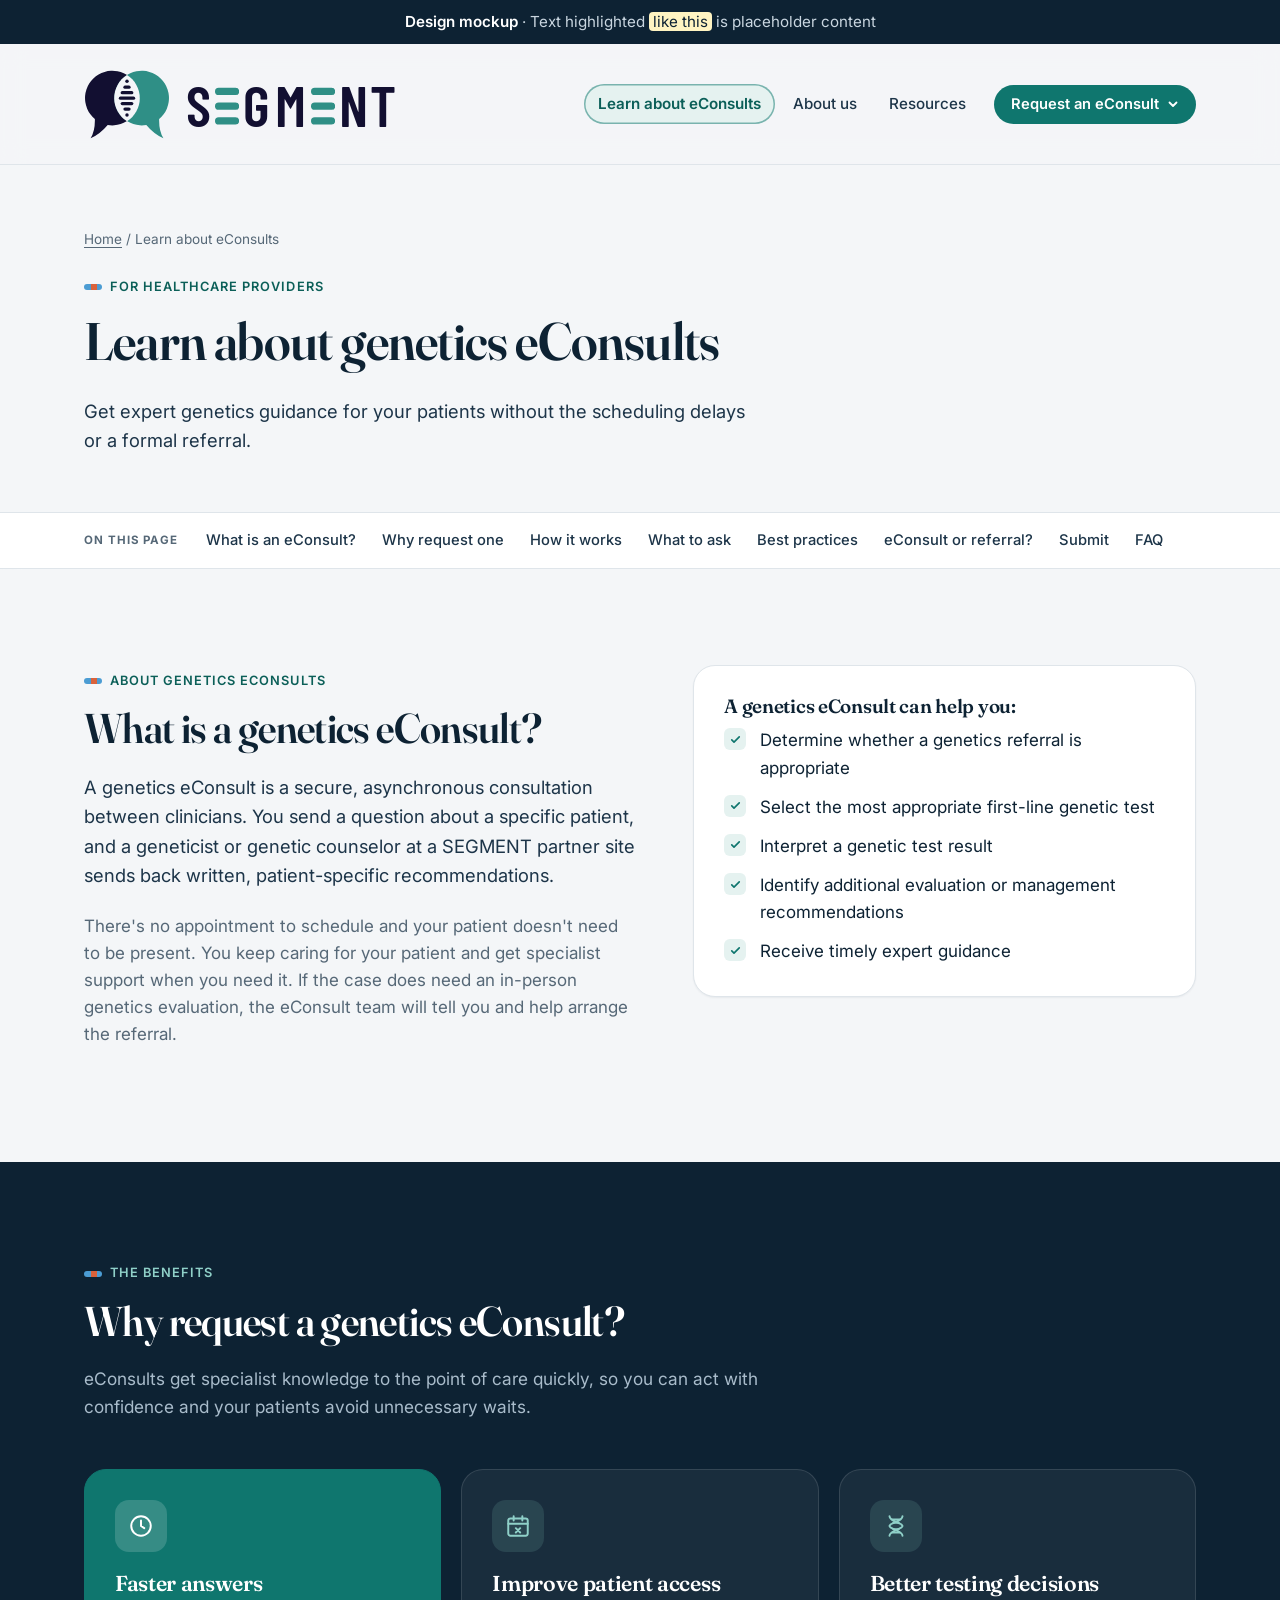
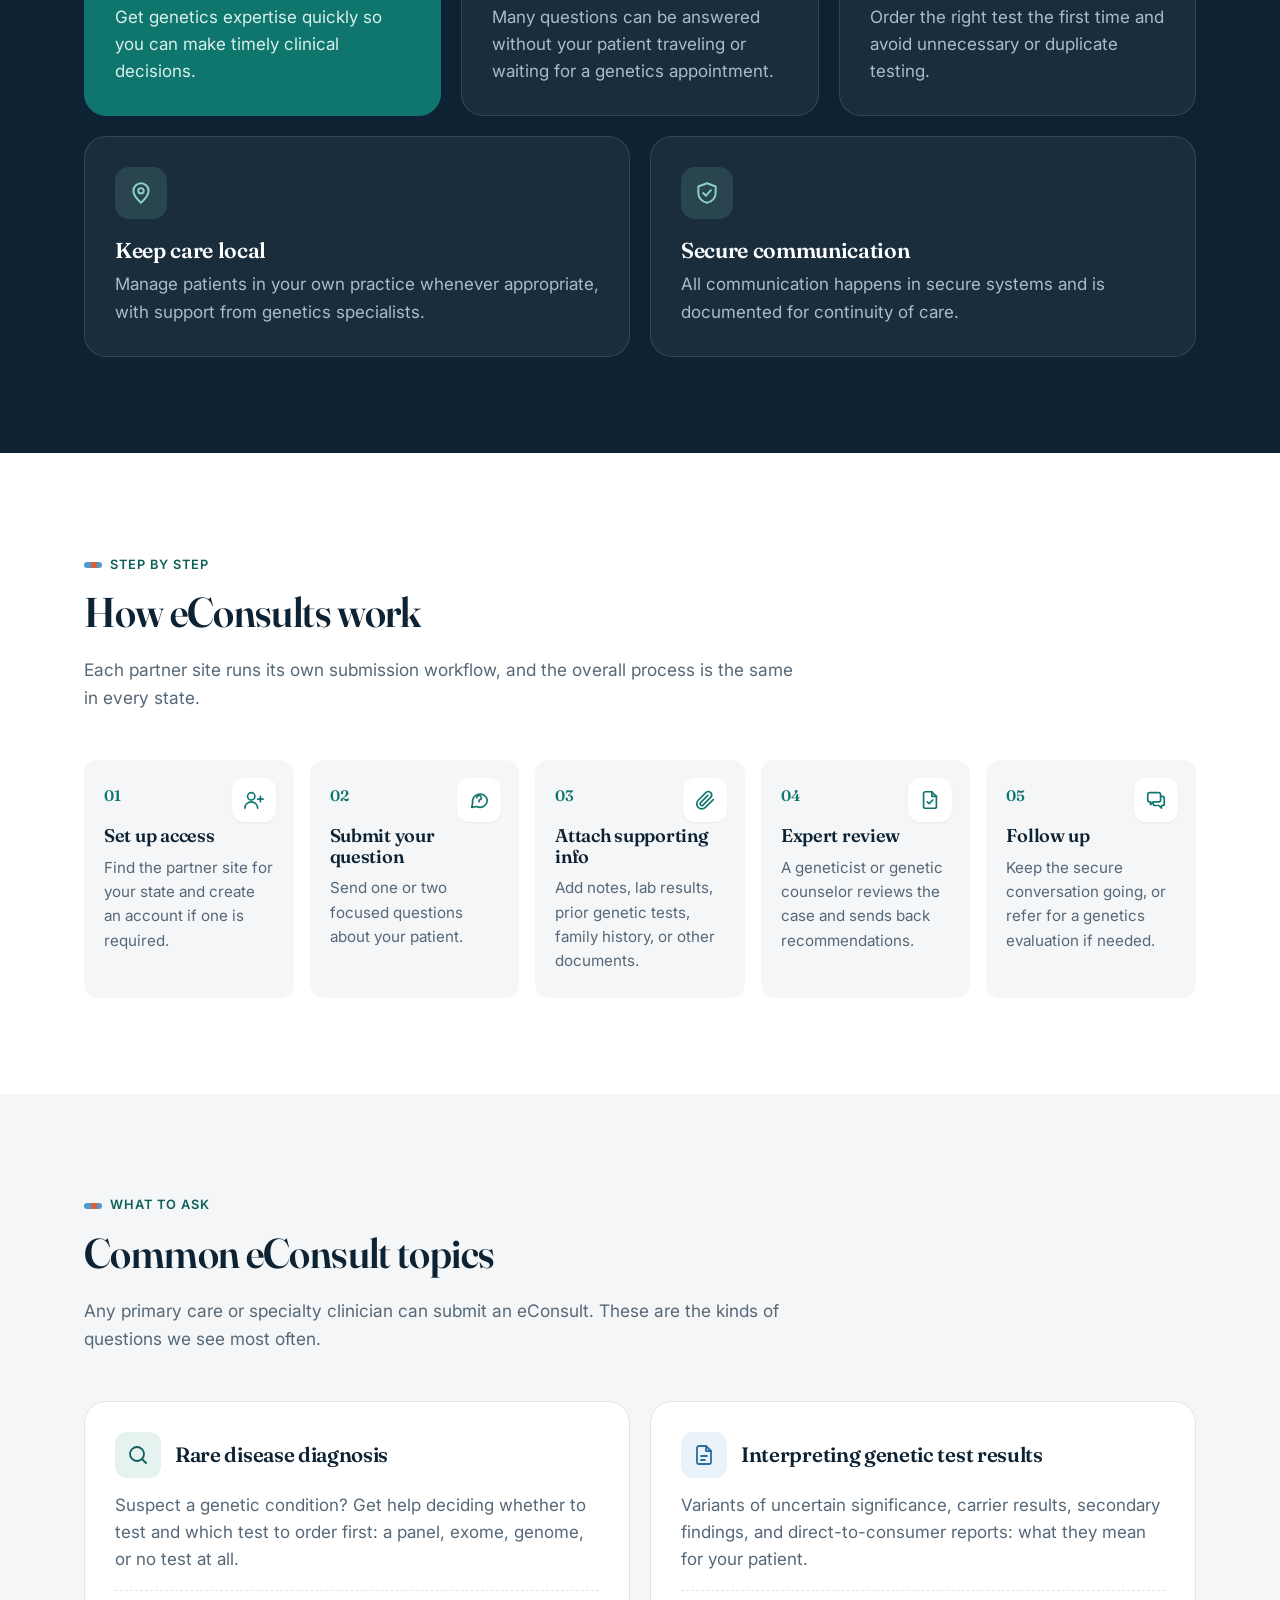
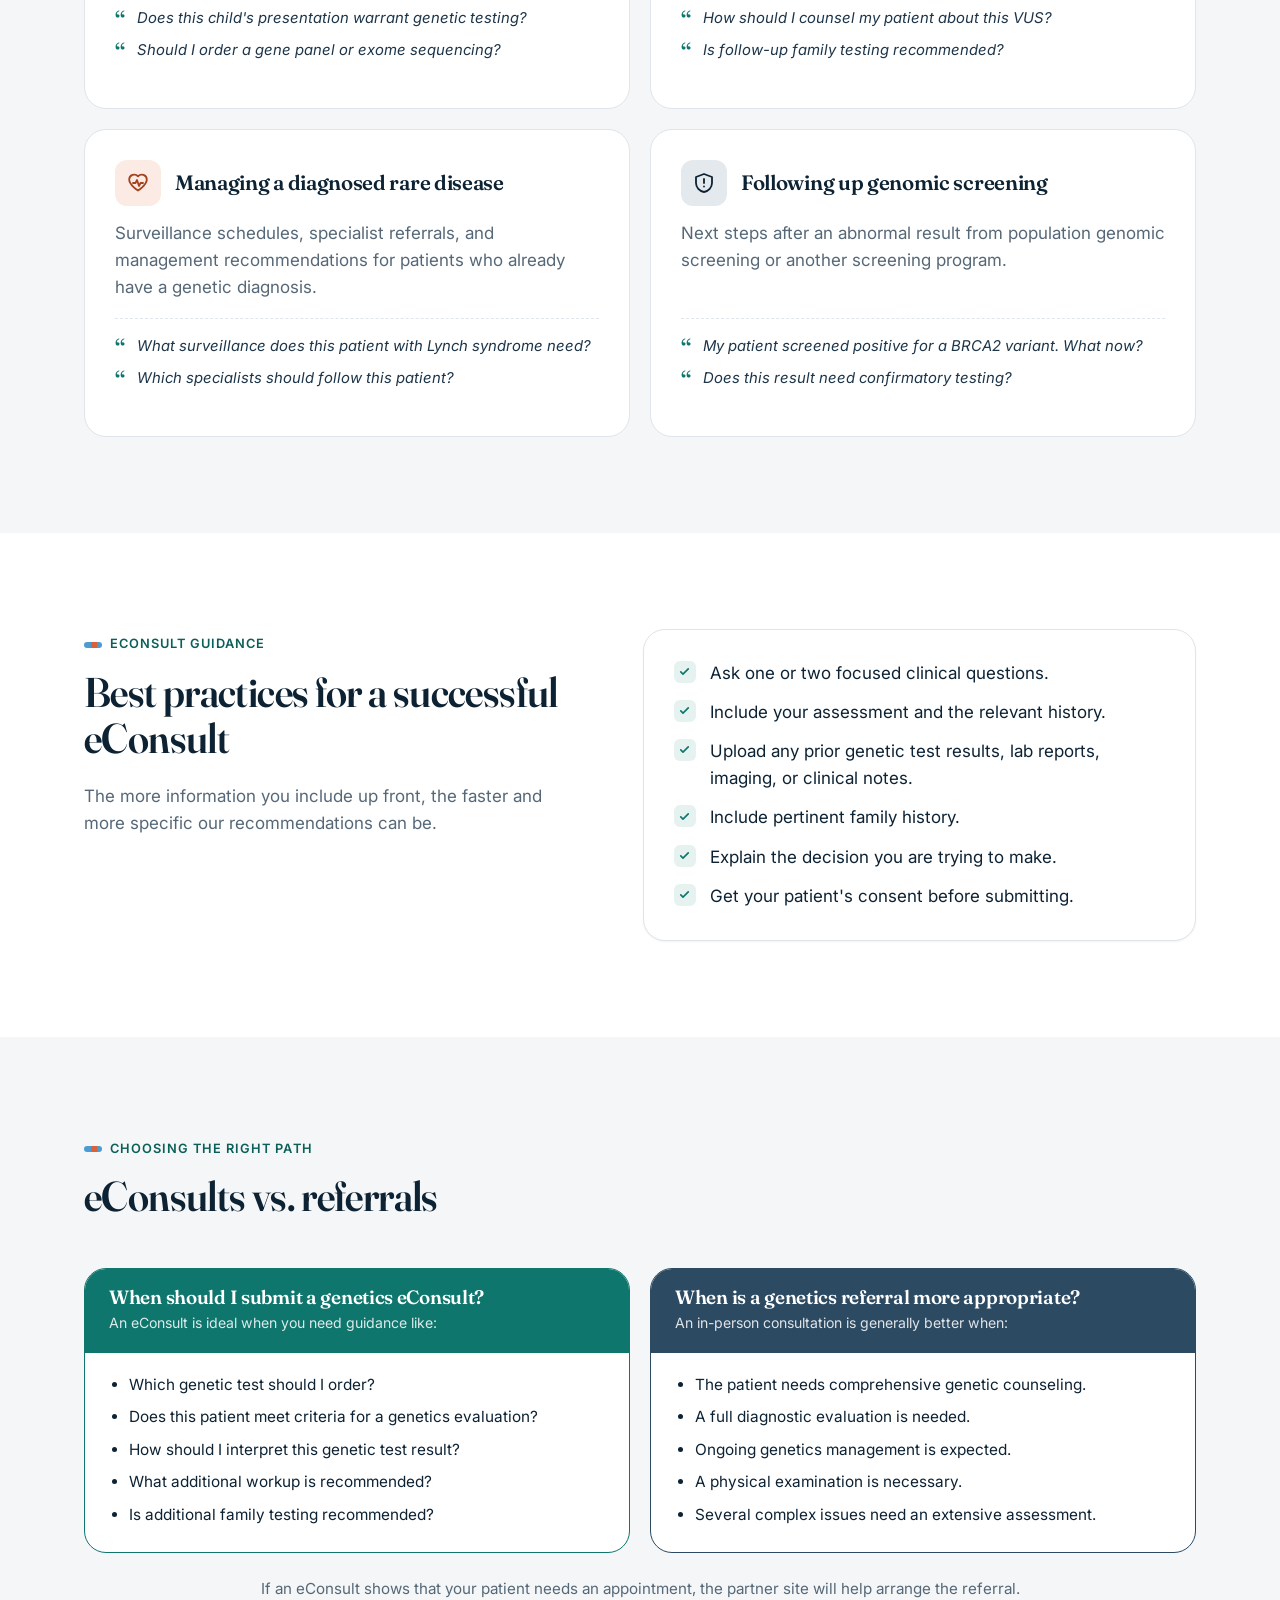
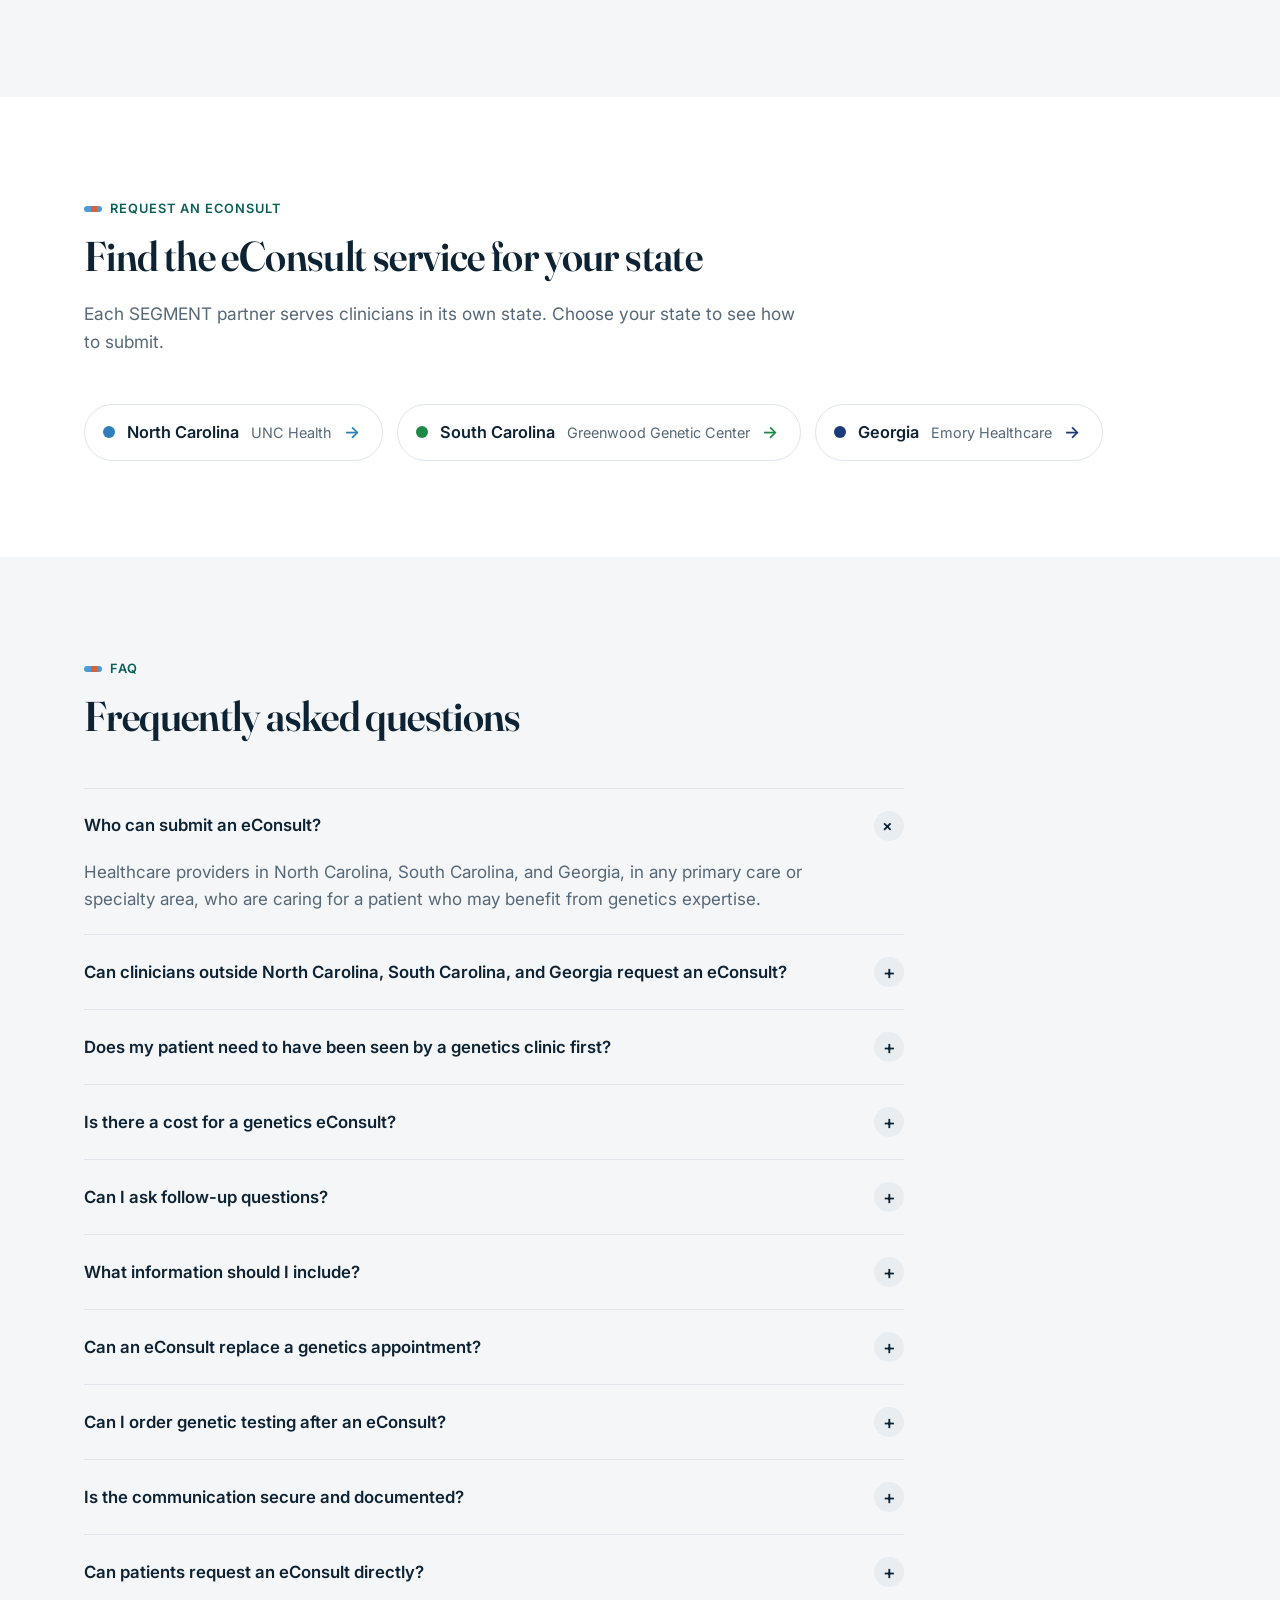
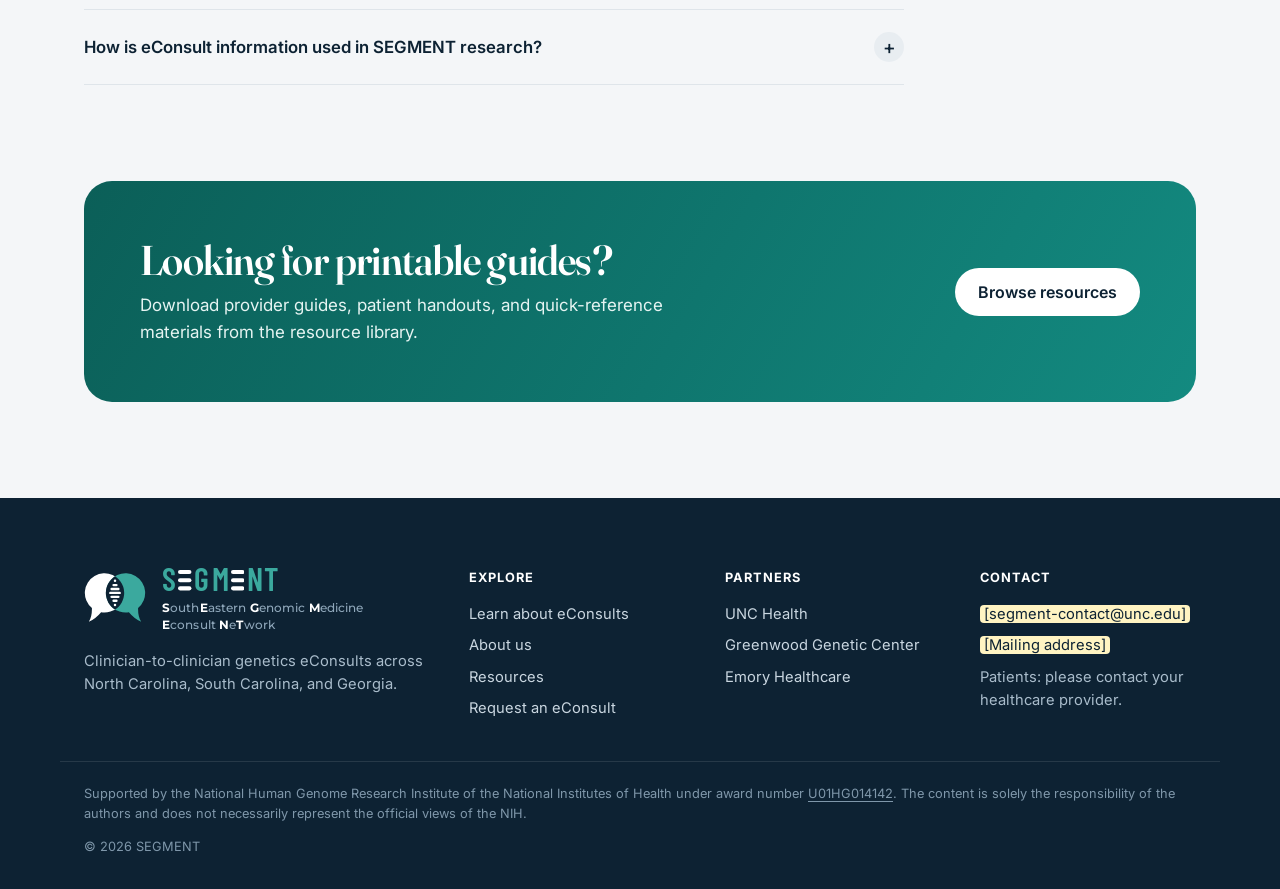
<file: econsults.html>
<!doctype html>
<html lang="en">
<head>
  <meta charset="utf-8">
  <meta name="viewport" content="width=device-width, initial-scale=1">
  <!-- Draft: keep out of search results until placeholder content is replaced -->
  <meta name="robots" content="noindex, nofollow">
  <title>Learn about eConsults · SEGMENT</title>
  <meta name="description" content="What a genetics eConsult is, why to request one, how it works, and how to submit one in North Carolina, South Carolina, or Georgia.">
  <link rel="icon" href="assets/favicon.svg?v=20261110-2" type="image/svg+xml">
  <link rel="preconnect" href="https://fonts.googleapis.com">
  <link rel="preconnect" href="https://fonts.gstatic.com" crossorigin>
  <link href="https://fonts.googleapis.com/css2?family=Fraunces:ital,opsz,wght@0,9..144,400;0,9..144,500;0,9..144,600;1,9..144,500&family=Inter:wght@400;500;600;700&family=Barlow+Condensed:wght@600&family=Montserrat:wght@500&display=swap" rel="stylesheet">
  <link rel="stylesheet" href="assets/styles.css?v=20261110-2">
</head>
<body>
  <div class="mock-banner"><strong>Design mockup</strong> · Text highlighted <span class="ph">like this</span> is placeholder content</div>

  <header class="site-header">
    <div class="container header-inner">
      <a class="brand" href="index.html" aria-label="SEGMENT home">
        <img src="assets/logo-mark.svg?v=20261110-2" alt="" width="53" height="44">
        <span class="brand-text">
          <span class="brand-name">S<svg class="bar-e" viewBox="0 0 46 70" aria-hidden="true"><rect width="46" height="14" rx="7"/><rect y="28" width="46" height="14" rx="7"/><rect y="56" width="46" height="14" rx="7"/></svg>G<span class="k-gm">M</span><svg class="bar-e" viewBox="0 0 46 70" aria-hidden="true"><rect width="46" height="14" rx="7"/><rect y="28" width="46" height="14" rx="7"/><rect y="56" width="46" height="14" rx="7"/></svg>N<span class="k-nt">T</span></span>
        </span>
      </a>
      <button class="nav-toggle" aria-expanded="false" aria-controls="site-nav">Menu</button>
      <nav id="site-nav" class="site-nav" aria-label="Main">
        <a href="econsults.html" aria-current="page">Learn about eConsults</a>
        <a href="about.html">About us</a>
        <a href="resources.html">Resources</a>
        <div class="nav-cta">
          <button type="button" class="btn btn-primary btn-sm" aria-expanded="false" aria-controls="cta-menu">Request an eConsult <svg class="caret" viewBox="0 0 12 12" aria-hidden="true"><path d="M2.5 4.5 6 8l3.5-3.5" fill="none" stroke="currentColor" stroke-width="1.8" stroke-linecap="round" stroke-linejoin="round"/></svg></button>
          <ul class="cta-menu" id="cta-menu" hidden>
            <li><a href="request-north-carolina.html"><strong>North Carolina</strong><span>UNC Health</span></a></li>
            <li><a href="request-south-carolina.html"><strong>South Carolina</strong><span>Greenwood Genetic Center</span></a></li>
            <li><a href="request-georgia.html"><strong>Georgia</strong><span>Emory Healthcare</span></a></li>
          </ul>
        </div>
      </nav>
    </div>
  </header>

  <main>
    <section class="page-head">
      <div class="container page-head-grid">
        <div>
          <p class="breadcrumb"><a href="index.html">Home</a> / Learn about eConsults</p>
          <p class="eyebrow">For healthcare providers</p>
          <h1>Learn about genetics eConsults</h1>
          <p class="lede">Get expert genetics guidance for your patients without the scheduling delays or a formal referral.</p>
        </div>
      </div>
    </section>

    <nav class="toc" aria-label="On this page">
      <div class="container toc-inner">
        <span class="toc-label">On this page</span>
        <ol>
          <li><a href="#what">What is an eConsult?</a></li>
          <li><a href="#why">Why request one</a></li>
          <li><a href="#how">How it works</a></li>
          <li><a href="#areas">What to ask</a></li>
          <li><a href="#practices">Best practices</a></li>
          <li><a href="#vs">eConsult or referral?</a></li>
          <li><a href="#request">Submit</a></li>
          <li><a href="#faq">FAQ</a></li>
        </ol>
      </div>
    </nav>

    <!-- What is it -->
    <section class="section" id="what">
      <div class="container what-grid">
        <div>
          <p class="eyebrow">About genetics eConsults</p>
          <h2>What is a genetics eConsult?</h2>
          <p class="lede">A genetics eConsult is a secure, asynchronous consultation between clinicians. You send a question about a specific patient, and a geneticist or genetic counselor at a SEGMENT partner site sends back written, patient-specific recommendations.</p>
          <p class="muted">There's no appointment to schedule and your patient doesn't need to be present. You keep caring for your patient and get specialist support when you need it. If the case does need an in-person genetics evaluation, the eConsult team will tell you and help arrange the referral.</p>
        </div>
        <div class="help-card">
          <h3>A genetics eConsult can help you:</h3>
          <ul class="checklist">
            <li>Determine whether a genetics referral is appropriate</li>
            <li>Select the most appropriate first-line genetic test</li>
            <li>Interpret a genetic test result</li>
            <li>Identify additional evaluation or management recommendations</li>
            <li>Receive timely expert guidance</li>
          </ul>
        </div>
      </div>
    </section>

    <!-- Why -->
    <section class="section section-ink" id="why">
      <div class="container">
        <div class="section-head">
          <p class="eyebrow">The benefits</p>
          <h2>Why request a genetics eConsult?</h2>
          <p>eConsults get specialist knowledge to the point of care quickly, so you can act with confidence and your patients avoid unnecessary waits.</p>
        </div>
        <div class="benefits">
          <article class="benefit lead">
            <span class="benefit-icon" aria-hidden="true"><svg viewBox="0 0 24 24" fill="none" stroke="currentColor" stroke-width="1.8" stroke-linecap="round" stroke-linejoin="round"><circle cx="12" cy="12" r="9"/><path d="M12 7v5l3 2"/></svg></span>
            <h3>Faster answers</h3>
            <p>Get genetics expertise quickly so you can make timely clinical decisions.</p>
          </article>
          <article class="benefit">
            <span class="benefit-icon" aria-hidden="true"><svg viewBox="0 0 24 24" fill="none" stroke="currentColor" stroke-width="1.8" stroke-linecap="round" stroke-linejoin="round"><rect x="3" y="5" width="18" height="16" rx="2"/><path d="M3 10h18M8 3v4M16 3v4M10 14l4 4M14 14l-4 4"/></svg></span>
            <h3>Improve patient access</h3>
            <p>Many questions can be answered without your patient traveling or waiting for a genetics appointment.</p>
          </article>
          <article class="benefit">
            <span class="benefit-icon" aria-hidden="true"><svg viewBox="0 0 24 24" fill="none" stroke="currentColor" stroke-width="1.8" stroke-linecap="round" stroke-linejoin="round"><path d="M6 3c0 5 12 6 12 9s-12 4-12 9"/><path d="M18 3c0 5-12 6-12 9s12 4 12 9"/><path d="M8.5 6h7M9.5 9h5M9.5 15h5M8.5 18h7"/></svg></span>
            <h3>Better testing decisions</h3>
            <p>Order the right test the first time and avoid unnecessary or duplicate testing.</p>
          </article>
          <article class="benefit">
            <span class="benefit-icon" aria-hidden="true"><svg viewBox="0 0 24 24" fill="none" stroke="currentColor" stroke-width="1.8" stroke-linecap="round" stroke-linejoin="round"><path d="M12 21s-7-6.2-7-11a7 7 0 0 1 14 0c0 4.8-7 11-7 11z"/><circle cx="12" cy="10" r="2.5"/></svg></span>
            <h3>Keep care local</h3>
            <p>Manage patients in your own practice whenever appropriate, with support from genetics specialists.</p>
          </article>
          <article class="benefit">
            <span class="benefit-icon" aria-hidden="true"><svg viewBox="0 0 24 24" fill="none" stroke="currentColor" stroke-width="1.8" stroke-linecap="round" stroke-linejoin="round"><path d="M12 3l8 3v6c0 4.5-3.4 8.3-8 9-4.6-.7-8-4.5-8-9V6z"/><path d="M8.5 12l2.5 2.5 4.5-5"/></svg></span>
            <h3>Secure communication</h3>
            <p>All communication happens in secure systems and is documented for continuity of care.</p>
          </article>
        </div>
      </div>
    </section>

    <!-- How -->
    <section class="section section-alt" id="how">
      <div class="container">
        <div class="section-head">
          <p class="eyebrow">Step by step</p>
          <h2>How eConsults work</h2>
          <p>Each partner site runs its own submission workflow, and the overall process is the same in every state.</p>
        </div>
        <ol class="steps five">
          <li class="step">
            <span class="step-icon" aria-hidden="true"><svg viewBox="0 0 24 24" fill="none" stroke="#0f766e" stroke-width="1.8" stroke-linecap="round" stroke-linejoin="round"><circle cx="9" cy="8" r="4"/><path d="M2 21a7 7 0 0 1 14 0"/><path d="M19 8v6M16 11h6"/></svg></span>
            <h3>Set up access</h3>
            <p>Find the partner site for your state and create an account if one is required.</p>
          </li>
          <li class="step">
            <span class="step-icon" aria-hidden="true"><svg viewBox="0 0 24 24" fill="none" stroke="#0f766e" stroke-width="1.8" stroke-linecap="round" stroke-linejoin="round"><path d="M21 12a8 8 0 0 1-11.6 7.1L4 20l1-4.6A8 8 0 1 1 21 12z"/><path d="M9.5 9.5a2.5 2.5 0 1 1 3.5 2.3c-.6.3-1 .8-1 1.4V14"/></svg></span>
            <h3>Submit your question</h3>
            <p>Send one or two focused questions about your patient.</p>
          </li>
          <li class="step">
            <span class="step-icon" aria-hidden="true"><svg viewBox="0 0 24 24" fill="none" stroke="#0f766e" stroke-width="1.8" stroke-linecap="round" stroke-linejoin="round"><path d="M21 11.5l-8.6 8.6a5.5 5.5 0 0 1-7.8-7.8l8.6-8.6a3.7 3.7 0 0 1 5.2 5.2l-8.6 8.6a1.8 1.8 0 0 1-2.6-2.6l7.9-7.9"/></svg></span>
            <h3>Attach supporting info</h3>
            <p>Add notes, lab results, prior genetic tests, family history, or other documents.</p>
          </li>
          <li class="step">
            <span class="step-icon" aria-hidden="true"><svg viewBox="0 0 24 24" fill="none" stroke="#0f766e" stroke-width="1.8" stroke-linecap="round" stroke-linejoin="round"><path d="M14 3H7a2 2 0 0 0-2 2v14a2 2 0 0 0 2 2h10a2 2 0 0 0 2-2V8z"/><path d="M14 3v5h5M9 14l2 2 4-4"/></svg></span>
            <h3>Expert review</h3>
            <p>A geneticist or genetic counselor reviews the case and sends back recommendations.</p>
          </li>
          <li class="step">
            <span class="step-icon" aria-hidden="true"><svg viewBox="0 0 24 24" fill="none" stroke="#0f766e" stroke-width="1.8" stroke-linecap="round" stroke-linejoin="round"><path d="M17 8h2a2 2 0 0 1 2 2v6a2 2 0 0 1-2 2h-1v3l-3-3h-4a2 2 0 0 1-2-2v-1"/><path d="M15 4H5a2 2 0 0 0-2 2v6a2 2 0 0 0 2 2h1v3l3-3h6a2 2 0 0 0 2-2V6a2 2 0 0 0-2-2z"/></svg></span>
            <h3>Follow up</h3>
            <p>Keep the secure conversation going, or refer for a genetics evaluation if needed.</p>
          </li>
        </ol>
      </div>
    </section>

    <!-- Areas -->
    <section class="section" id="areas">
      <div class="container">
        <div class="section-head">
          <p class="eyebrow">What to ask</p>
          <h2>Common eConsult topics</h2>
          <p>Any primary care or specialty clinician can submit an eConsult. These are the kinds of questions we see most often.</p>
        </div>
        <div class="areas-grid">
          <article class="area-card">
            <div class="area-top">
              <span class="area-icon tint-teal" aria-hidden="true"><svg viewBox="0 0 24 24" fill="none" stroke="currentColor" stroke-width="1.8" stroke-linecap="round" stroke-linejoin="round"><circle cx="11" cy="11" r="7"/><path d="M20 20l-3.5-3.5"/></svg></span>
              <h3>Rare disease diagnosis</h3>
            </div>
            <p>Suspect a genetic condition? Get help deciding whether to test and which test to order first: a panel, exome, genome, or no test at all.</p>
            <ul class="area-q">
              <li>Does this child's presentation warrant genetic testing?</li>
              <li>Should I order a gene panel or exome sequencing?</li>
            </ul>
          </article>
          <article class="area-card">
            <div class="area-top">
              <span class="area-icon tint-sky" aria-hidden="true"><svg viewBox="0 0 24 24" fill="none" stroke="currentColor" stroke-width="1.8" stroke-linecap="round" stroke-linejoin="round"><path d="M14 3H7a2 2 0 0 0-2 2v14a2 2 0 0 0 2 2h10a2 2 0 0 0 2-2V8z"/><path d="M14 3v5h5M9 13h6M9 17h4"/></svg></span>
              <h3>Interpreting genetic test results</h3>
            </div>
            <p>Variants of uncertain significance, carrier results, secondary findings, and direct-to-consumer reports: what they mean for your patient.</p>
            <ul class="area-q">
              <li>How should I counsel my patient about this VUS?</li>
              <li>Is follow-up family testing recommended?</li>
            </ul>
          </article>
          <article class="area-card">
            <div class="area-top">
              <span class="area-icon tint-coral" aria-hidden="true"><svg viewBox="0 0 24 24" fill="none" stroke="currentColor" stroke-width="1.8" stroke-linecap="round" stroke-linejoin="round"><path d="M20.8 8.6a5 5 0 0 0-8.8-3.2 5 5 0 0 0-8.8 3.2c0 5.4 8.8 11 8.8 11s8.8-5.6 8.8-11z"/><path d="M7 12h2.5l1.5-3 2 6 1.5-3H17"/></svg></span>
              <h3>Managing a diagnosed rare disease</h3>
            </div>
            <p>Surveillance schedules, specialist referrals, and management recommendations for patients who already have a genetic diagnosis.</p>
            <ul class="area-q">
              <li>What surveillance does this patient with Lynch syndrome need?</li>
              <li>Which specialists should follow this patient?</li>
            </ul>
          </article>
          <article class="area-card">
            <div class="area-top">
              <span class="area-icon tint-ink" aria-hidden="true"><svg viewBox="0 0 24 24" fill="none" stroke="currentColor" stroke-width="1.8" stroke-linecap="round" stroke-linejoin="round"><path d="M12 3l8 3v6c0 4.5-3.4 8.3-8 9-4.6-.7-8-4.5-8-9V6z"/><path d="M12 8v4M12 15.5h.01"/></svg></span>
              <h3>Following up genomic screening</h3>
            </div>
            <p>Next steps after an abnormal result from population genomic screening or another screening program.</p>
            <ul class="area-q">
              <li>My patient screened positive for a BRCA2 variant. What now?</li>
              <li>Does this result need confirmatory testing?</li>
            </ul>
          </article>
        </div>
      </div>
    </section>

    <!-- Best practices -->
    <section class="section section-alt" id="practices">
      <div class="container practice-grid">
        <div>
          <p class="eyebrow">eConsult guidance</p>
          <h2>Best practices for a successful eConsult</h2>
          <p class="muted">The more information you include up front, the faster and more specific our recommendations can be.</p>
        </div>
        <div class="help-card">
          <ul class="checklist">
            <li>Ask one or two focused clinical questions.</li>
            <li>Include your assessment and the relevant history.</li>
            <li>Upload any prior genetic test results, lab reports, imaging, or clinical notes.</li>
            <li>Include pertinent family history.</li>
            <li>Explain the decision you are trying to make.</li>
            <li>Get your patient's consent before submitting.</li>
          </ul>
        </div>
      </div>
    </section>

    <!-- vs referral -->
    <section class="section" id="vs">
      <div class="container">
        <div class="section-head">
          <p class="eyebrow">Choosing the right path</p>
          <h2>eConsults vs. referrals</h2>
        </div>
        <div class="compare">
          <div class="compare-card econsult">
            <header>
              <h3>When should I submit a genetics eConsult?</h3>
              <p>An eConsult is ideal when you need guidance like:</p>
            </header>
            <ul>
              <li>Which genetic test should I order?</li>
              <li>Does this patient meet criteria for a genetics evaluation?</li>
              <li>How should I interpret this genetic test result?</li>
              <li>What additional workup is recommended?</li>
              <li>Is additional family testing recommended?</li>
            </ul>
          </div>
          <div class="compare-card referral">
            <header>
              <h3>When is a genetics referral more appropriate?</h3>
              <p>An in-person consultation is generally better when:</p>
            </header>
            <ul>
              <li>The patient needs comprehensive genetic counseling.</li>
              <li>A full diagnostic evaluation is needed.</li>
              <li>Ongoing genetics management is expected.</li>
              <li>A physical examination is necessary.</li>
              <li>Several complex issues need an extensive assessment.</li>
            </ul>
          </div>
          <p class="compare-note">If an eConsult shows that your patient needs an appointment, the partner site will help arrange the referral.</p>
        </div>
      </div>
    </section>

    <!-- Request -->
    <section class="section section-alt" id="request">
      <div class="container">
        <div class="section-head">
          <p class="eyebrow">Request an eConsult</p>
          <h2>Find the eConsult service for your state</h2>
          <p>Each SEGMENT partner serves clinicians in its own state. Choose your state to see how to submit.</p>
        </div>
        <nav class="state-pills" aria-label="Request an eConsult by state">
          <a class="state-pill" data-partner="unc" href="request-north-carolina.html"><span class="dot" aria-hidden="true"></span><strong>North Carolina</strong><span class="partner">UNC Health</span><span class="arrow" aria-hidden="true">→</span></a>
          <a class="state-pill" data-partner="ggc" href="request-south-carolina.html"><span class="dot" aria-hidden="true"></span><strong>South Carolina</strong><span class="partner">Greenwood Genetic Center</span><span class="arrow" aria-hidden="true">→</span></a>
          <a class="state-pill" data-partner="emory" href="request-georgia.html"><span class="dot" aria-hidden="true"></span><strong>Georgia</strong><span class="partner">Emory Healthcare</span><span class="arrow" aria-hidden="true">→</span></a>
        </nav>
      </div>
    </section>

    <!-- FAQ -->
    <section class="section" id="faq">
      <div class="container">
        <div class="section-head">
          <p class="eyebrow">FAQ</p>
          <h2>Frequently asked questions</h2>
        </div>
        <div class="faq">
          <details open>
            <summary>Who can submit an eConsult?</summary>
            <p>Healthcare providers in North Carolina, South Carolina, and Georgia, in any primary care or specialty area, who are caring for a patient who may benefit from genetics expertise.</p>
          </details>
          <details>
            <summary>Can clinicians outside North Carolina, South Carolina, and Georgia request an eConsult?</summary>
            <p>Not through this program, although additional programs are available depending on the region.</p>
          </details>
          <details>
            <summary>Does my patient need to have been seen by a genetics clinic first?</summary>
            <p>No. eConsults are for patients who have never had a genetics evaluation as well as for those who need follow-up guidance.</p>
          </details>
          <details>
            <summary>Is there a cost for a genetics eConsult?</summary>
            <p>Greenwood Genetic Center eConsults are free for referring providers. SEGMENT funding supports genetics eConsults throughout the project for UNC Health and Emory Healthcare.</p>
          </details>
          <details>
            <summary>Can I ask follow-up questions?</summary>
            <p>Yes. You can keep the secure conversation going until the consultation is complete.</p>
          </details>
          <details>
            <summary>What information should I include?</summary>
            <p>Include as much as you can: the clinical question, medical history, family history, previous genetic test results, relevant lab or imaging results, and clinical notes. The more we have up front, the faster and more specific our recommendations can be.</p>
          </details>
          <details>
            <summary>Can an eConsult replace a genetics appointment?</summary>
            <p>Sometimes. Many questions can be answered through an eConsult. If your patient needs a comprehensive genetic evaluation, we'll recommend one and help arrange the referral.</p>
          </details>
          <details>
            <summary>Can I order genetic testing after an eConsult?</summary>
            <p>Yes. Recommendations often include an appropriate first-tier test and guidance on next steps. <span class="ph">[Add site-specific details on lab ordering and sample collection kits.]</span></p>
          </details>
          <details>
            <summary>Is the communication secure and documented?</summary>
            <p>Yes. eConsults take place in secure, HIPAA-compliant systems, and each consultation is documented for continuity of care.</p>
          </details>
          <details>
            <summary>Can patients request an eConsult directly?</summary>
            <p>No. eConsults are clinician-to-clinician. If you're a patient, ask your healthcare provider whether an eConsult could help.</p>
          </details>
          <details>
            <summary>How is eConsult information used in SEGMENT research?</summary>
            <p>SEGMENT will use de-identified summary data to learn about eConsults currently being performed, take steps to expand access for eConsults, and evaluate improvements in eConsult uptake and impact on patient care outcomes.</p>
          </details>
        </div>
      </div>
    </section>

    <section class="section" style="padding-top:0;padding-bottom:0">
      <div class="container cta-band">
        <div class="cta-inner">
          <div>
            <h2>Looking for printable guides?</h2>
            <p>Download provider guides, patient handouts, and quick-reference materials from the resource library.</p>
          </div>
          <a class="btn btn-light" href="resources.html">Browse resources</a>
        </div>
      </div>
    </section>
  </main>

  <footer class="site-footer" id="contact">
    <div class="container footer-grid">
      <div>
        <a class="brand" href="index.html" aria-label="SEGMENT home">
          <img src="assets/logo-mark-dark.svg?v=20261110-2" alt="" width="53" height="44">
          <span class="brand-text">
            <span class="brand-name">S<svg class="bar-e" viewBox="0 0 46 70" aria-hidden="true"><rect width="46" height="14" rx="7"/><rect y="28" width="46" height="14" rx="7"/><rect y="56" width="46" height="14" rx="7"/></svg>G<span class="k-gm">M</span><svg class="bar-e" viewBox="0 0 46 70" aria-hidden="true"><rect width="46" height="14" rx="7"/><rect y="28" width="46" height="14" rx="7"/><rect y="56" width="46" height="14" rx="7"/></svg>N<span class="k-nt">T</span></span>
            <span class="brand-sub"><b>S</b>outh<b>E</b>astern <b>G</b>enomic <b>M</b>edicine <b>E</b>consult <b>N</b>e<b>T</b>work</span>
          </span>
        </a>
        <p>Clinician-to-clinician genetics eConsults across North Carolina, South Carolina, and Georgia.</p>
      </div>
      <div>
        <h4>Explore</h4>
        <ul>
          <li><a href="econsults.html">Learn about eConsults</a></li>
          <li><a href="about.html">About us</a></li>
          <li><a href="resources.html">Resources</a></li>
          <li><a href="econsults.html#request">Request an eConsult</a></li>
        </ul>
      </div>
      <div>
        <h4>Partners</h4>
        <ul>
          <li><a href="https://www.unchealth.org" rel="noopener">UNC Health</a></li>
          <li><a href="https://www.ggc.org" rel="noopener">Greenwood Genetic Center</a></li>
          <li><a href="https://www.emoryhealthcare.org" rel="noopener">Emory Healthcare</a></li>
        </ul>
      </div>
      <div>
        <h4>Contact</h4>
        <ul>
          <li><span class="ph">[segment-contact@unc.edu]</span></li>
          <li><span class="ph">[Mailing address]</span></li>
          <li>Patients: please contact your healthcare provider.</li>
        </ul>
      </div>
    </div>
    <div class="container footer-legal">
      <span>Supported by the National Human Genome Research Institute of the National Institutes of Health under award number <a href="https://www.med.unc.edu/genetics/berg-and-haendel-awarded-new-u01-grant-from-nhgri/" target="_blank" rel="noopener" title="UNC announcement of the NHGRI U01 award">U01HG014142</a>. The content is solely the responsibility of the authors and does not necessarily represent the official views of the NIH.</span>
      <span>© <span data-year>2026</span> SEGMENT</span>
    </div>
  </footer>

  <script src="assets/main.js?v=20261110-2"></script>
</body>
</html>
</file>
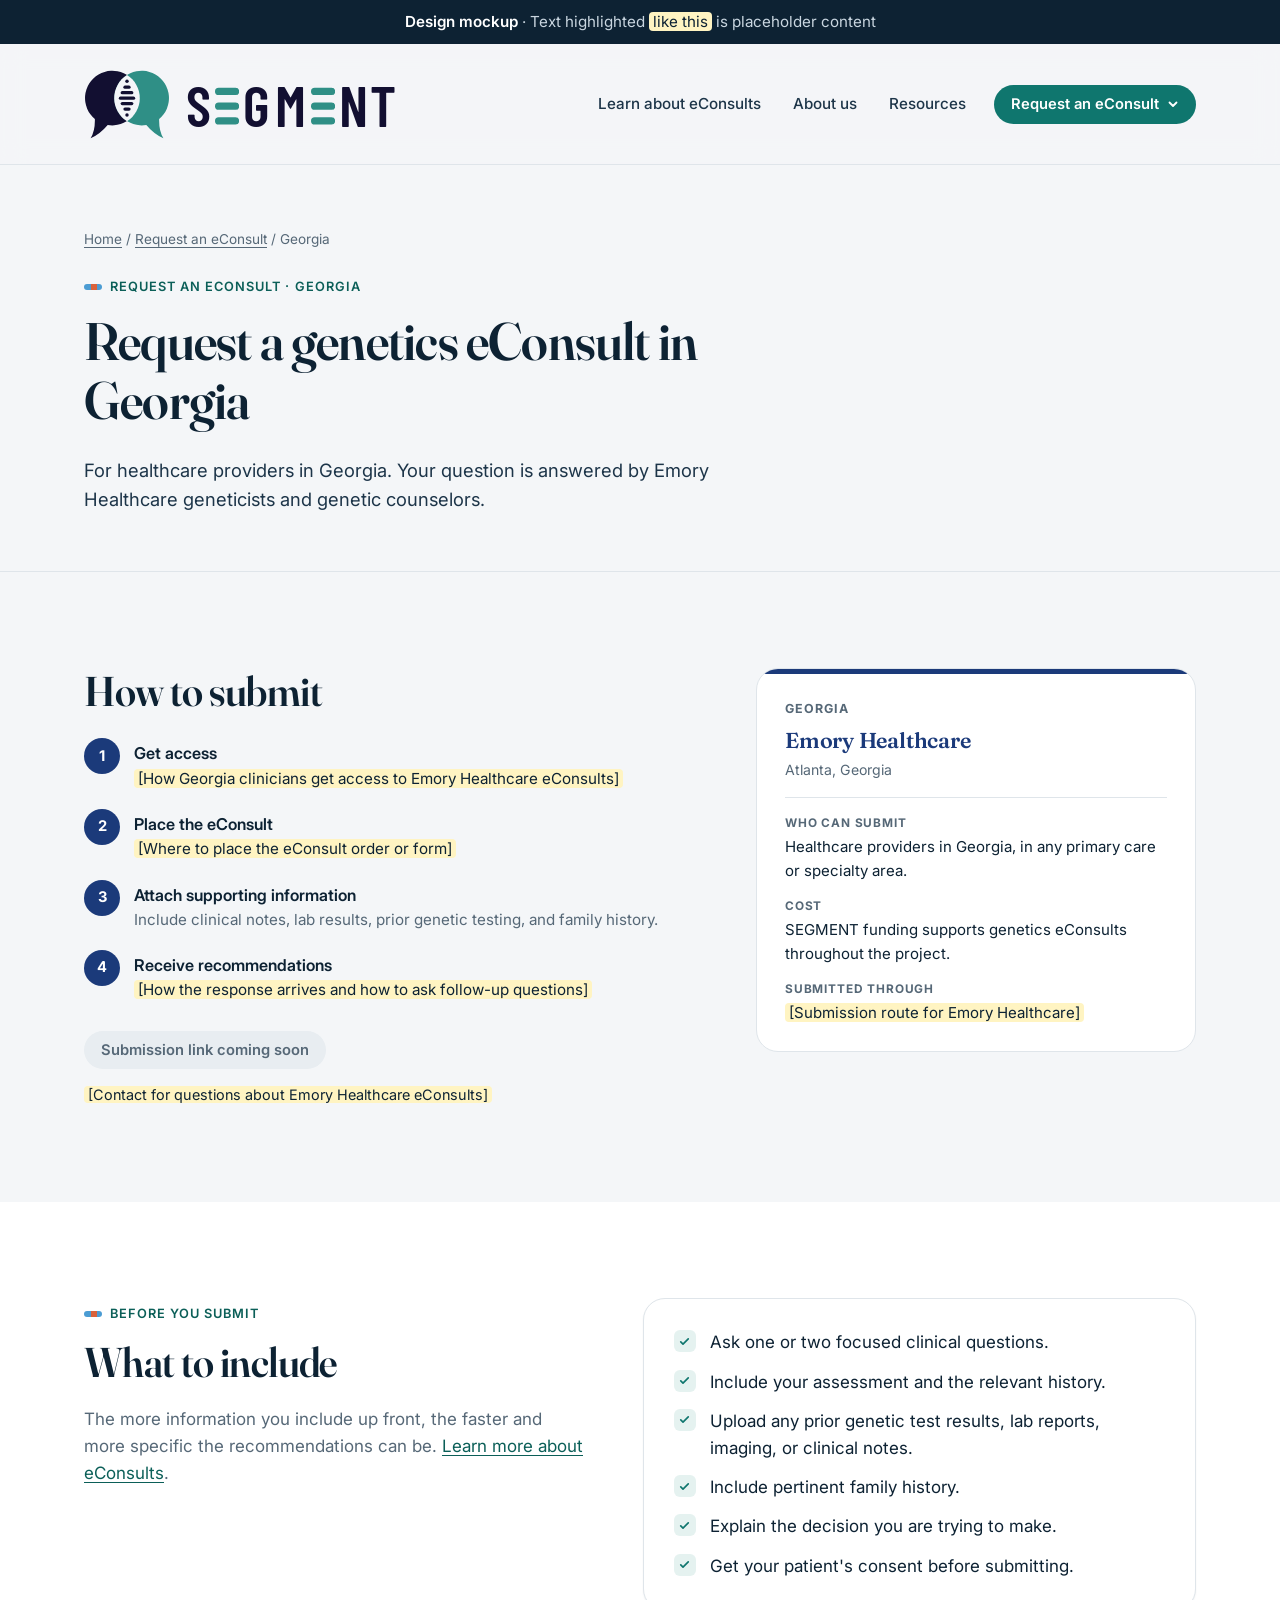
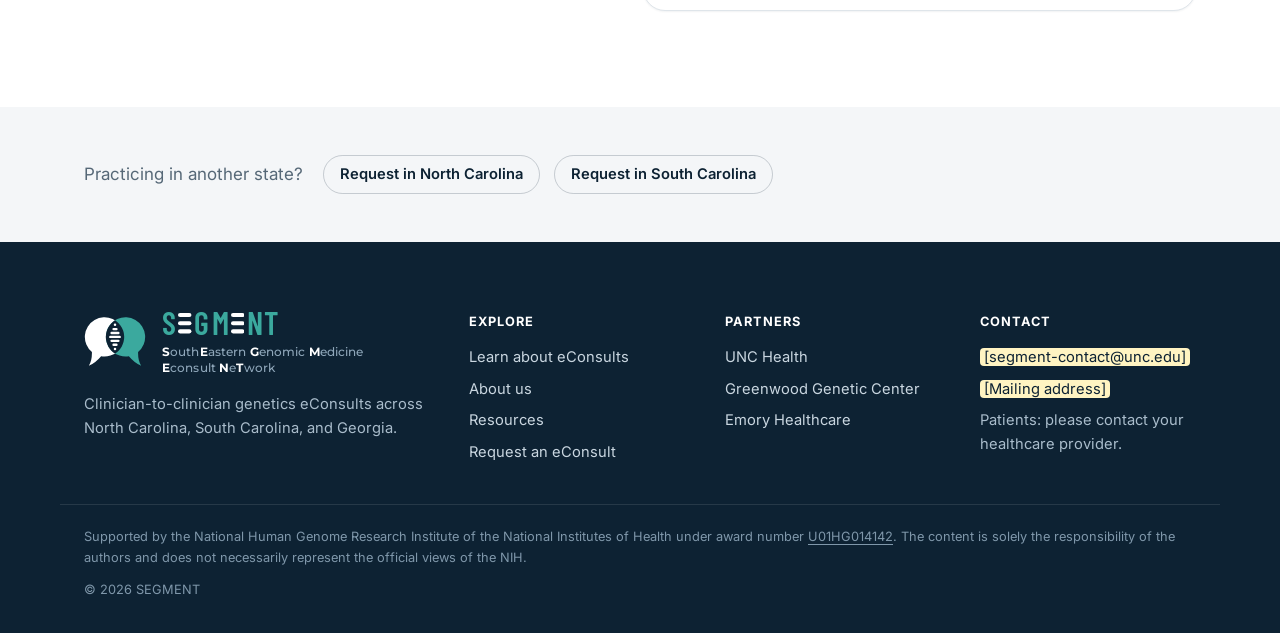
<file: request-georgia.html>
<!doctype html>
<html lang="en">
<head>
  <meta charset="utf-8">
  <meta name="viewport" content="width=device-width, initial-scale=1">
  <!-- Draft: keep out of search results until placeholder content is replaced -->
  <meta name="robots" content="noindex, nofollow">
  <title>Request an eConsult in Georgia · SEGMENT</title>
  <meta name="description" content="How Georgia healthcare providers request a genetics eConsult from Emory Healthcare through SEGMENT.">
  <link rel="icon" href="assets/favicon.svg?v=20261110-2" type="image/svg+xml">
  <link rel="preconnect" href="https://fonts.googleapis.com">
  <link rel="preconnect" href="https://fonts.gstatic.com" crossorigin>
  <link href="https://fonts.googleapis.com/css2?family=Fraunces:ital,opsz,wght@0,9..144,400;0,9..144,500;0,9..144,600;1,9..144,500&family=Inter:wght@400;500;600;700&family=Barlow+Condensed:wght@600&family=Montserrat:wght@500&display=swap" rel="stylesheet">
  <link rel="stylesheet" href="assets/styles.css?v=20261110-2">
</head>
<body>
  <div class="mock-banner"><strong>Design mockup</strong> · Text highlighted <span class="ph">like this</span> is placeholder content</div>

  <header class="site-header">
    <div class="container header-inner">
      <a class="brand" href="index.html" aria-label="SEGMENT home">
        <img src="assets/logo-mark.svg?v=20261110-2" alt="" width="53" height="44">
        <span class="brand-text">
          <span class="brand-name">S<svg class="bar-e" viewBox="0 0 46 70" aria-hidden="true"><rect width="46" height="14" rx="7"/><rect y="28" width="46" height="14" rx="7"/><rect y="56" width="46" height="14" rx="7"/></svg>G<span class="k-gm">M</span><svg class="bar-e" viewBox="0 0 46 70" aria-hidden="true"><rect width="46" height="14" rx="7"/><rect y="28" width="46" height="14" rx="7"/><rect y="56" width="46" height="14" rx="7"/></svg>N<span class="k-nt">T</span></span>
        </span>
      </a>
      <button class="nav-toggle" aria-expanded="false" aria-controls="site-nav">Menu</button>
      <nav id="site-nav" class="site-nav" aria-label="Main">
        <a href="econsults.html">Learn about eConsults</a>
        <a href="about.html">About us</a>
        <a href="resources.html">Resources</a>
        <div class="nav-cta">
          <button type="button" class="btn btn-primary btn-sm" aria-expanded="false" aria-controls="cta-menu">Request an eConsult <svg class="caret" viewBox="0 0 12 12" aria-hidden="true"><path d="M2.5 4.5 6 8l3.5-3.5" fill="none" stroke="currentColor" stroke-width="1.8" stroke-linecap="round" stroke-linejoin="round"/></svg></button>
          <ul class="cta-menu" id="cta-menu" hidden>
            <li><a href="request-north-carolina.html"><strong>North Carolina</strong><span>UNC Health</span></a></li>
            <li><a href="request-south-carolina.html"><strong>South Carolina</strong><span>Greenwood Genetic Center</span></a></li>
            <li><a href="request-georgia.html"><strong>Georgia</strong><span>Emory Healthcare</span></a></li>
          </ul>
        </div>
      </nav>
    </div>
  </header>

  <main data-partner="emory">
    <section class="page-head">
      <div class="container page-head-grid">
        <div>
          <p class="breadcrumb"><a href="index.html">Home</a> / <a href="econsults.html#request">Request an eConsult</a> / Georgia</p>
          <p class="eyebrow">Request an eConsult · Georgia</p>
          <h1>Request a genetics eConsult in Georgia</h1>
          <p class="lede">For healthcare providers in Georgia. Your question is answered by Emory Healthcare geneticists and genetic counselors.</p>
        </div>
      </div>
    </section>

    <section class="section">
      <div class="container request-grid">
        <div>
          <h2>How to submit</h2>
          <ol class="submit-steps">
            <li><div><h3>Get access</h3><p><span class="ph">[How Georgia clinicians get access to Emory Healthcare eConsults]</span></p></div></li>
            <li><div><h3>Place the eConsult</h3><p><span class="ph">[Where to place the eConsult order or form]</span></p></div></li>
            <li><div><h3>Attach supporting information</h3><p>Include clinical notes, lab results, prior genetic testing, and family history.</p></div></li>
            <li><div><h3>Receive recommendations</h3><p><span class="ph">[How the response arrives and how to ask follow-up questions]</span></p></div></li>
          </ol>
          <div class="submit-cta">
            <span class="btn btn-sm" aria-disabled="true">Submission link coming soon</span>
          </div>
          <p class="submit-help"><span class="ph">[Contact for questions about Emory Healthcare eConsults]</span></p>
        </div>
        <aside class="partner-panel" data-partner="emory" aria-label="About this eConsult service">
          <span class="state-name">Georgia</span>
          <div class="wordmark">Emory Healthcare</div>
          <p class="loc">Atlanta, Georgia</p>
          <ul class="facts">
            <li><strong>Who can submit</strong>Healthcare providers in Georgia, in any primary care or specialty area.</li>
            <li><strong>Cost</strong>SEGMENT funding supports genetics eConsults throughout the project.</li>
            <li><strong>Submitted through</strong><span class="ph">[Submission route for Emory Healthcare]</span></li>
          </ul>
        </aside>
      </div>
    </section>

    <section class="section section-alt">
      <div class="container practice-grid">
        <div>
          <p class="eyebrow">Before you submit</p>
          <h2>What to include</h2>
          <p class="muted">The more information you include up front, the faster and more specific the recommendations can be. <a href="econsults.html">Learn more about eConsults</a>.</p>
        </div>
        <div class="help-card">
          <ul class="checklist">
            <li>Ask one or two focused clinical questions.</li>
            <li>Include your assessment and the relevant history.</li>
            <li>Upload any prior genetic test results, lab reports, imaging, or clinical notes.</li>
            <li>Include pertinent family history.</li>
            <li>Explain the decision you are trying to make.</li>
            <li>Get your patient's consent before submitting.</li>
          </ul>
        </div>
      </div>
    </section>

    <section class="section other-states-section">
      <div class="container other-states">
        <p class="muted">Practicing in another state?</p>
          <a class="btn btn-ghost btn-sm" href="request-north-carolina.html">Request in North Carolina</a>
          <a class="btn btn-ghost btn-sm" href="request-south-carolina.html">Request in South Carolina</a>
      </div>
    </section>
  </main>

  <footer class="site-footer" id="contact">
    <div class="container footer-grid">
      <div>
        <a class="brand" href="index.html" aria-label="SEGMENT home">
          <img src="assets/logo-mark-dark.svg?v=20261110-2" alt="" width="53" height="44">
          <span class="brand-text">
            <span class="brand-name">S<svg class="bar-e" viewBox="0 0 46 70" aria-hidden="true"><rect width="46" height="14" rx="7"/><rect y="28" width="46" height="14" rx="7"/><rect y="56" width="46" height="14" rx="7"/></svg>G<span class="k-gm">M</span><svg class="bar-e" viewBox="0 0 46 70" aria-hidden="true"><rect width="46" height="14" rx="7"/><rect y="28" width="46" height="14" rx="7"/><rect y="56" width="46" height="14" rx="7"/></svg>N<span class="k-nt">T</span></span>
            <span class="brand-sub"><b>S</b>outh<b>E</b>astern <b>G</b>enomic <b>M</b>edicine <b>E</b>consult <b>N</b>e<b>T</b>work</span>
          </span>
        </a>
        <p>Clinician-to-clinician genetics eConsults across North Carolina, South Carolina, and Georgia.</p>
      </div>
      <div>
        <h4>Explore</h4>
        <ul>
          <li><a href="econsults.html">Learn about eConsults</a></li>
          <li><a href="about.html">About us</a></li>
          <li><a href="resources.html">Resources</a></li>
          <li><a href="econsults.html#request">Request an eConsult</a></li>
        </ul>
      </div>
      <div>
        <h4>Partners</h4>
        <ul>
          <li><a href="https://www.unchealth.org" rel="noopener">UNC Health</a></li>
          <li><a href="https://www.ggc.org" rel="noopener">Greenwood Genetic Center</a></li>
          <li><a href="https://www.emoryhealthcare.org" rel="noopener">Emory Healthcare</a></li>
        </ul>
      </div>
      <div>
        <h4>Contact</h4>
        <ul>
          <li><span class="ph">[segment-contact@unc.edu]</span></li>
          <li><span class="ph">[Mailing address]</span></li>
          <li>Patients: please contact your healthcare provider.</li>
        </ul>
      </div>
    </div>
    <div class="container footer-legal">
      <span>Supported by the National Human Genome Research Institute of the National Institutes of Health under award number <a href="https://www.med.unc.edu/genetics/berg-and-haendel-awarded-new-u01-grant-from-nhgri/" target="_blank" rel="noopener" title="UNC announcement of the NHGRI U01 award">U01HG014142</a>. The content is solely the responsibility of the authors and does not necessarily represent the official views of the NIH.</span>
      <span>© <span data-year>2026</span> SEGMENT</span>
    </div>
  </footer>

  <script src="assets/main.js?v=20261110-2"></script>
</body>
</html>
</file>
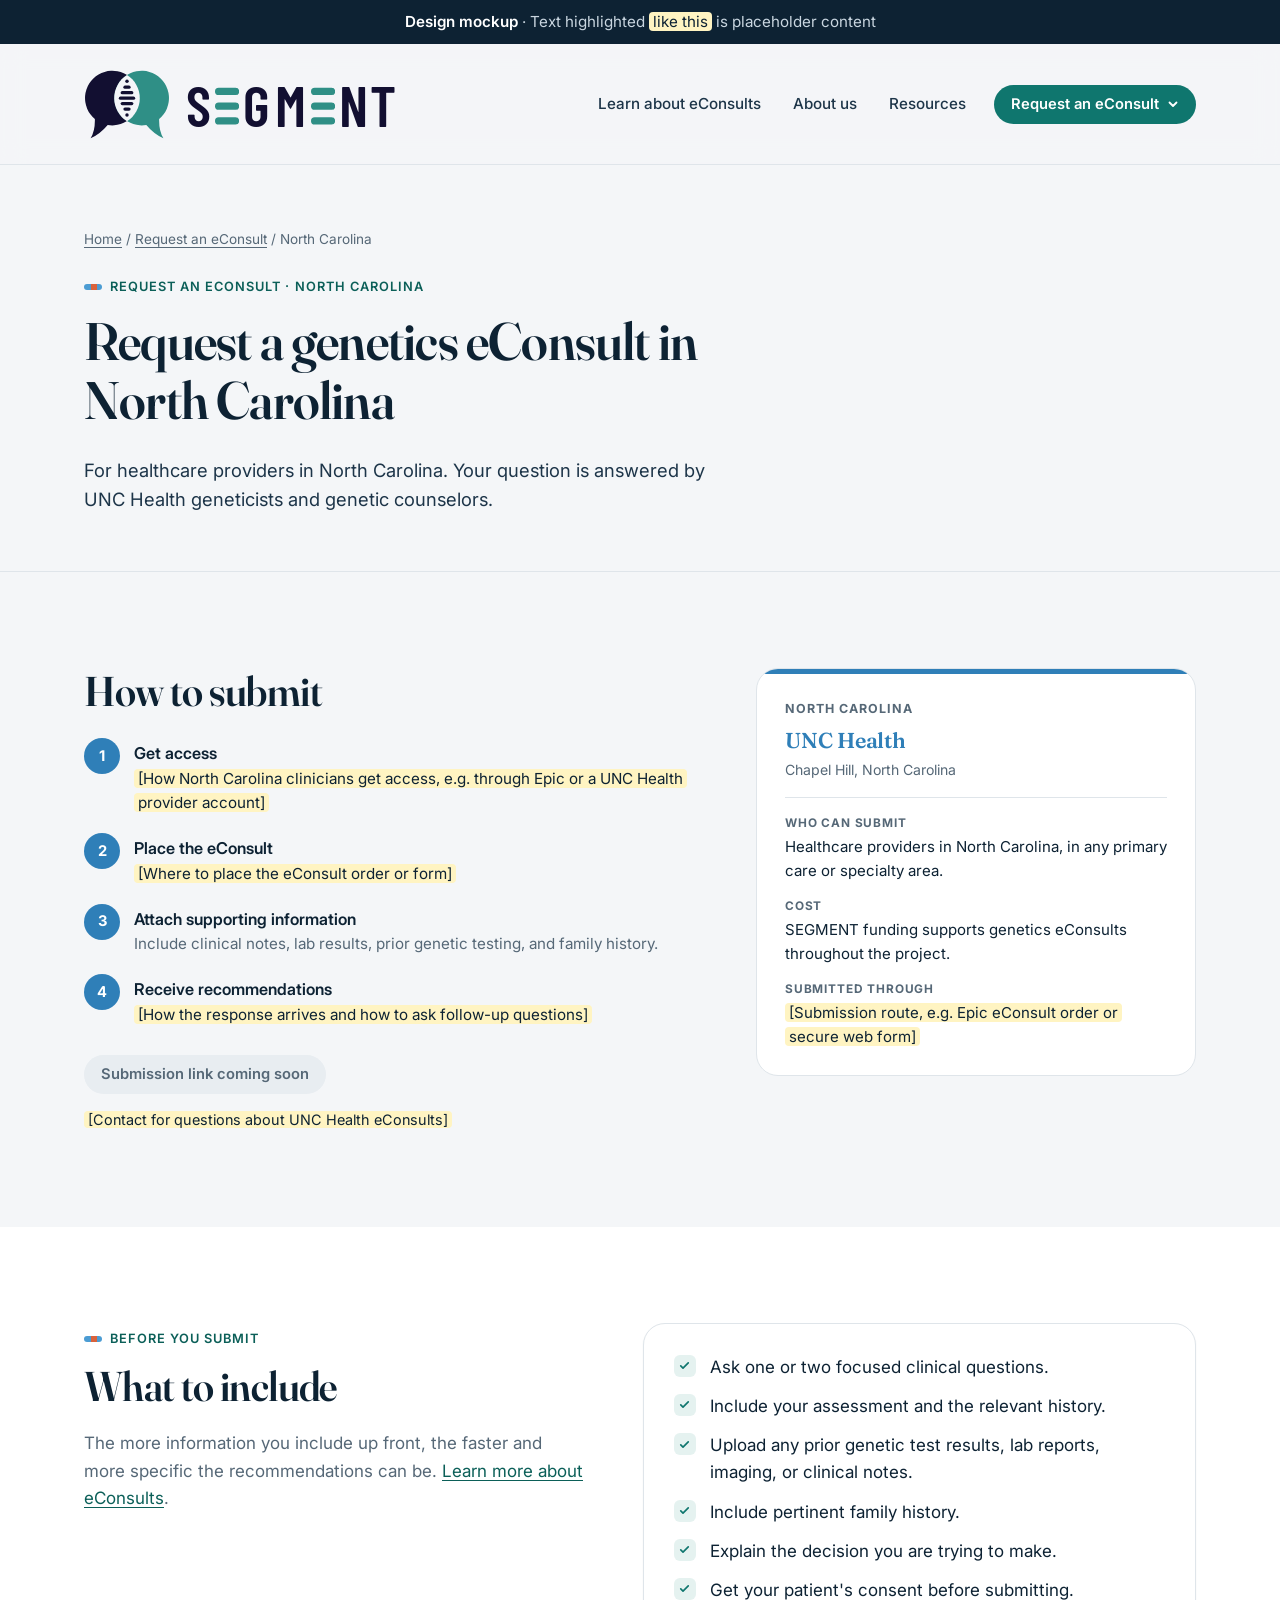
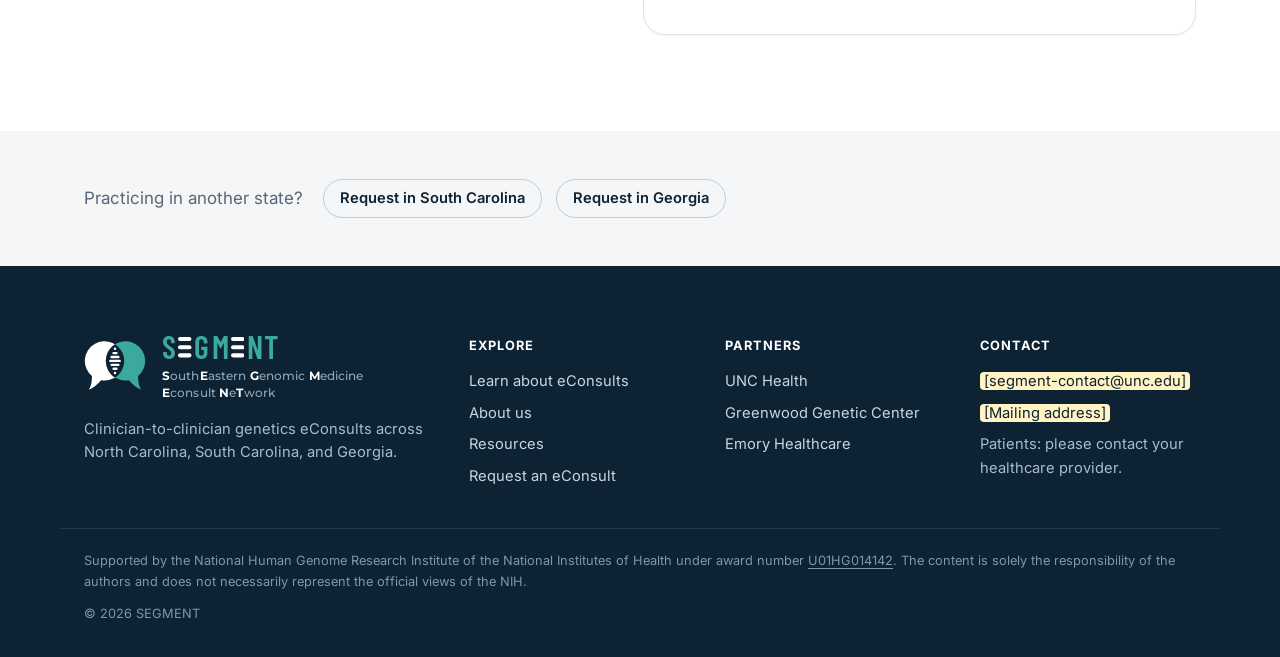
<file: request-north-carolina.html>
<!doctype html>
<html lang="en">
<head>
  <meta charset="utf-8">
  <meta name="viewport" content="width=device-width, initial-scale=1">
  <!-- Draft: keep out of search results until placeholder content is replaced -->
  <meta name="robots" content="noindex, nofollow">
  <title>Request an eConsult in North Carolina · SEGMENT</title>
  <meta name="description" content="How North Carolina healthcare providers request a genetics eConsult from UNC Health through SEGMENT.">
  <link rel="icon" href="assets/favicon.svg?v=20261110-2" type="image/svg+xml">
  <link rel="preconnect" href="https://fonts.googleapis.com">
  <link rel="preconnect" href="https://fonts.gstatic.com" crossorigin>
  <link href="https://fonts.googleapis.com/css2?family=Fraunces:ital,opsz,wght@0,9..144,400;0,9..144,500;0,9..144,600;1,9..144,500&family=Inter:wght@400;500;600;700&family=Barlow+Condensed:wght@600&family=Montserrat:wght@500&display=swap" rel="stylesheet">
  <link rel="stylesheet" href="assets/styles.css?v=20261110-2">
</head>
<body>
  <div class="mock-banner"><strong>Design mockup</strong> · Text highlighted <span class="ph">like this</span> is placeholder content</div>

  <header class="site-header">
    <div class="container header-inner">
      <a class="brand" href="index.html" aria-label="SEGMENT home">
        <img src="assets/logo-mark.svg?v=20261110-2" alt="" width="53" height="44">
        <span class="brand-text">
          <span class="brand-name">S<svg class="bar-e" viewBox="0 0 46 70" aria-hidden="true"><rect width="46" height="14" rx="7"/><rect y="28" width="46" height="14" rx="7"/><rect y="56" width="46" height="14" rx="7"/></svg>G<span class="k-gm">M</span><svg class="bar-e" viewBox="0 0 46 70" aria-hidden="true"><rect width="46" height="14" rx="7"/><rect y="28" width="46" height="14" rx="7"/><rect y="56" width="46" height="14" rx="7"/></svg>N<span class="k-nt">T</span></span>
        </span>
      </a>
      <button class="nav-toggle" aria-expanded="false" aria-controls="site-nav">Menu</button>
      <nav id="site-nav" class="site-nav" aria-label="Main">
        <a href="econsults.html">Learn about eConsults</a>
        <a href="about.html">About us</a>
        <a href="resources.html">Resources</a>
        <div class="nav-cta">
          <button type="button" class="btn btn-primary btn-sm" aria-expanded="false" aria-controls="cta-menu">Request an eConsult <svg class="caret" viewBox="0 0 12 12" aria-hidden="true"><path d="M2.5 4.5 6 8l3.5-3.5" fill="none" stroke="currentColor" stroke-width="1.8" stroke-linecap="round" stroke-linejoin="round"/></svg></button>
          <ul class="cta-menu" id="cta-menu" hidden>
            <li><a href="request-north-carolina.html"><strong>North Carolina</strong><span>UNC Health</span></a></li>
            <li><a href="request-south-carolina.html"><strong>South Carolina</strong><span>Greenwood Genetic Center</span></a></li>
            <li><a href="request-georgia.html"><strong>Georgia</strong><span>Emory Healthcare</span></a></li>
          </ul>
        </div>
      </nav>
    </div>
  </header>

  <main data-partner="unc">
    <section class="page-head">
      <div class="container page-head-grid">
        <div>
          <p class="breadcrumb"><a href="index.html">Home</a> / <a href="econsults.html#request">Request an eConsult</a> / North Carolina</p>
          <p class="eyebrow">Request an eConsult · North Carolina</p>
          <h1>Request a genetics eConsult in North Carolina</h1>
          <p class="lede">For healthcare providers in North Carolina. Your question is answered by UNC Health geneticists and genetic counselors.</p>
        </div>
      </div>
    </section>

    <section class="section">
      <div class="container request-grid">
        <div>
          <h2>How to submit</h2>
          <ol class="submit-steps">
            <li><div><h3>Get access</h3><p><span class="ph">[How North Carolina clinicians get access, e.g. through Epic or a UNC Health provider account]</span></p></div></li>
            <li><div><h3>Place the eConsult</h3><p><span class="ph">[Where to place the eConsult order or form]</span></p></div></li>
            <li><div><h3>Attach supporting information</h3><p>Include clinical notes, lab results, prior genetic testing, and family history.</p></div></li>
            <li><div><h3>Receive recommendations</h3><p><span class="ph">[How the response arrives and how to ask follow-up questions]</span></p></div></li>
          </ol>
          <div class="submit-cta">
            <span class="btn btn-sm" aria-disabled="true">Submission link coming soon</span>
          </div>
          <p class="submit-help"><span class="ph">[Contact for questions about UNC Health eConsults]</span></p>
        </div>
        <aside class="partner-panel" data-partner="unc" aria-label="About this eConsult service">
          <span class="state-name">North Carolina</span>
          <div class="wordmark">UNC Health</div>
          <p class="loc">Chapel Hill, North Carolina</p>
          <ul class="facts">
            <li><strong>Who can submit</strong>Healthcare providers in North Carolina, in any primary care or specialty area.</li>
            <li><strong>Cost</strong>SEGMENT funding supports genetics eConsults throughout the project.</li>
            <li><strong>Submitted through</strong><span class="ph">[Submission route, e.g. Epic eConsult order or secure web form]</span></li>
          </ul>
        </aside>
      </div>
    </section>

    <section class="section section-alt">
      <div class="container practice-grid">
        <div>
          <p class="eyebrow">Before you submit</p>
          <h2>What to include</h2>
          <p class="muted">The more information you include up front, the faster and more specific the recommendations can be. <a href="econsults.html">Learn more about eConsults</a>.</p>
        </div>
        <div class="help-card">
          <ul class="checklist">
            <li>Ask one or two focused clinical questions.</li>
            <li>Include your assessment and the relevant history.</li>
            <li>Upload any prior genetic test results, lab reports, imaging, or clinical notes.</li>
            <li>Include pertinent family history.</li>
            <li>Explain the decision you are trying to make.</li>
            <li>Get your patient's consent before submitting.</li>
          </ul>
        </div>
      </div>
    </section>

    <section class="section other-states-section">
      <div class="container other-states">
        <p class="muted">Practicing in another state?</p>
          <a class="btn btn-ghost btn-sm" href="request-south-carolina.html">Request in South Carolina</a>
          <a class="btn btn-ghost btn-sm" href="request-georgia.html">Request in Georgia</a>
      </div>
    </section>
  </main>

  <footer class="site-footer" id="contact">
    <div class="container footer-grid">
      <div>
        <a class="brand" href="index.html" aria-label="SEGMENT home">
          <img src="assets/logo-mark-dark.svg?v=20261110-2" alt="" width="53" height="44">
          <span class="brand-text">
            <span class="brand-name">S<svg class="bar-e" viewBox="0 0 46 70" aria-hidden="true"><rect width="46" height="14" rx="7"/><rect y="28" width="46" height="14" rx="7"/><rect y="56" width="46" height="14" rx="7"/></svg>G<span class="k-gm">M</span><svg class="bar-e" viewBox="0 0 46 70" aria-hidden="true"><rect width="46" height="14" rx="7"/><rect y="28" width="46" height="14" rx="7"/><rect y="56" width="46" height="14" rx="7"/></svg>N<span class="k-nt">T</span></span>
            <span class="brand-sub"><b>S</b>outh<b>E</b>astern <b>G</b>enomic <b>M</b>edicine <b>E</b>consult <b>N</b>e<b>T</b>work</span>
          </span>
        </a>
        <p>Clinician-to-clinician genetics eConsults across North Carolina, South Carolina, and Georgia.</p>
      </div>
      <div>
        <h4>Explore</h4>
        <ul>
          <li><a href="econsults.html">Learn about eConsults</a></li>
          <li><a href="about.html">About us</a></li>
          <li><a href="resources.html">Resources</a></li>
          <li><a href="econsults.html#request">Request an eConsult</a></li>
        </ul>
      </div>
      <div>
        <h4>Partners</h4>
        <ul>
          <li><a href="https://www.unchealth.org" rel="noopener">UNC Health</a></li>
          <li><a href="https://www.ggc.org" rel="noopener">Greenwood Genetic Center</a></li>
          <li><a href="https://www.emoryhealthcare.org" rel="noopener">Emory Healthcare</a></li>
        </ul>
      </div>
      <div>
        <h4>Contact</h4>
        <ul>
          <li><span class="ph">[segment-contact@unc.edu]</span></li>
          <li><span class="ph">[Mailing address]</span></li>
          <li>Patients: please contact your healthcare provider.</li>
        </ul>
      </div>
    </div>
    <div class="container footer-legal">
      <span>Supported by the National Human Genome Research Institute of the National Institutes of Health under award number <a href="https://www.med.unc.edu/genetics/berg-and-haendel-awarded-new-u01-grant-from-nhgri/" target="_blank" rel="noopener" title="UNC announcement of the NHGRI U01 award">U01HG014142</a>. The content is solely the responsibility of the authors and does not necessarily represent the official views of the NIH.</span>
      <span>© <span data-year>2026</span> SEGMENT</span>
    </div>
  </footer>

  <script src="assets/main.js?v=20261110-2"></script>
</body>
</html>
</file>
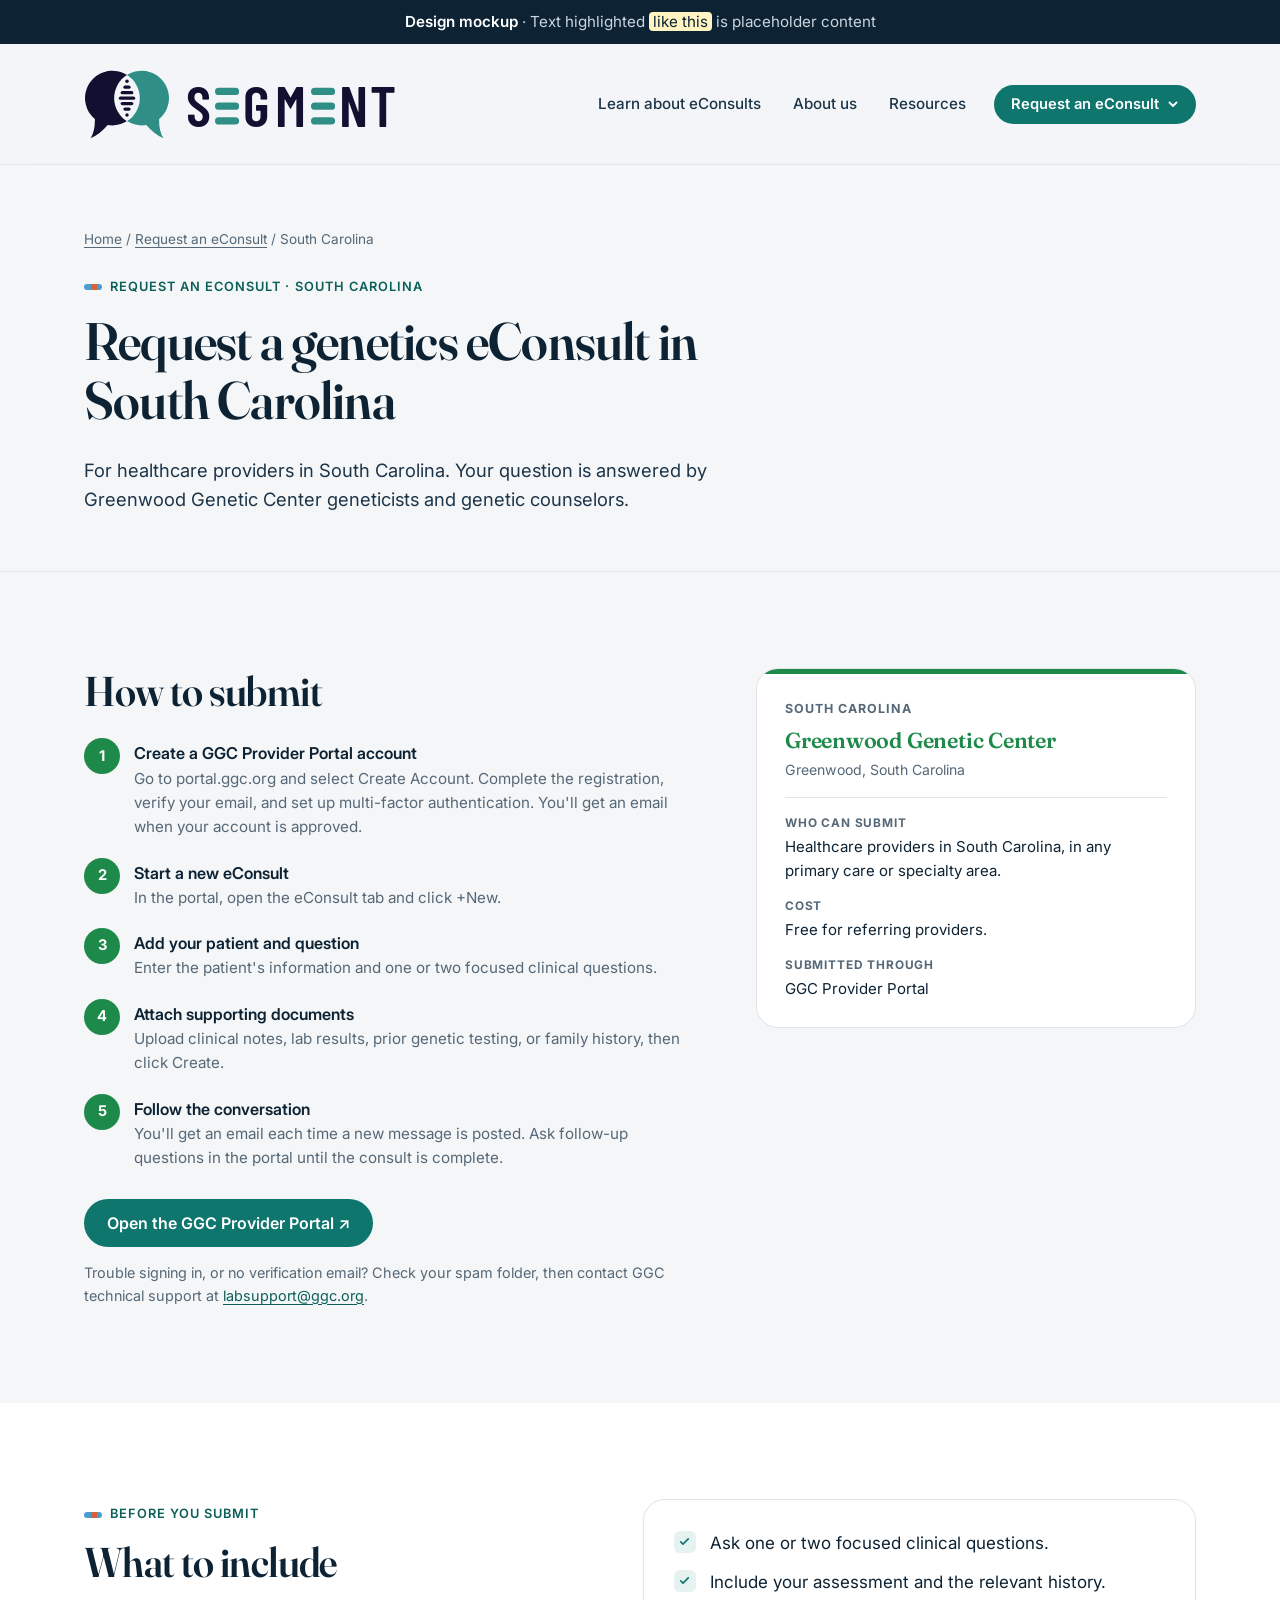
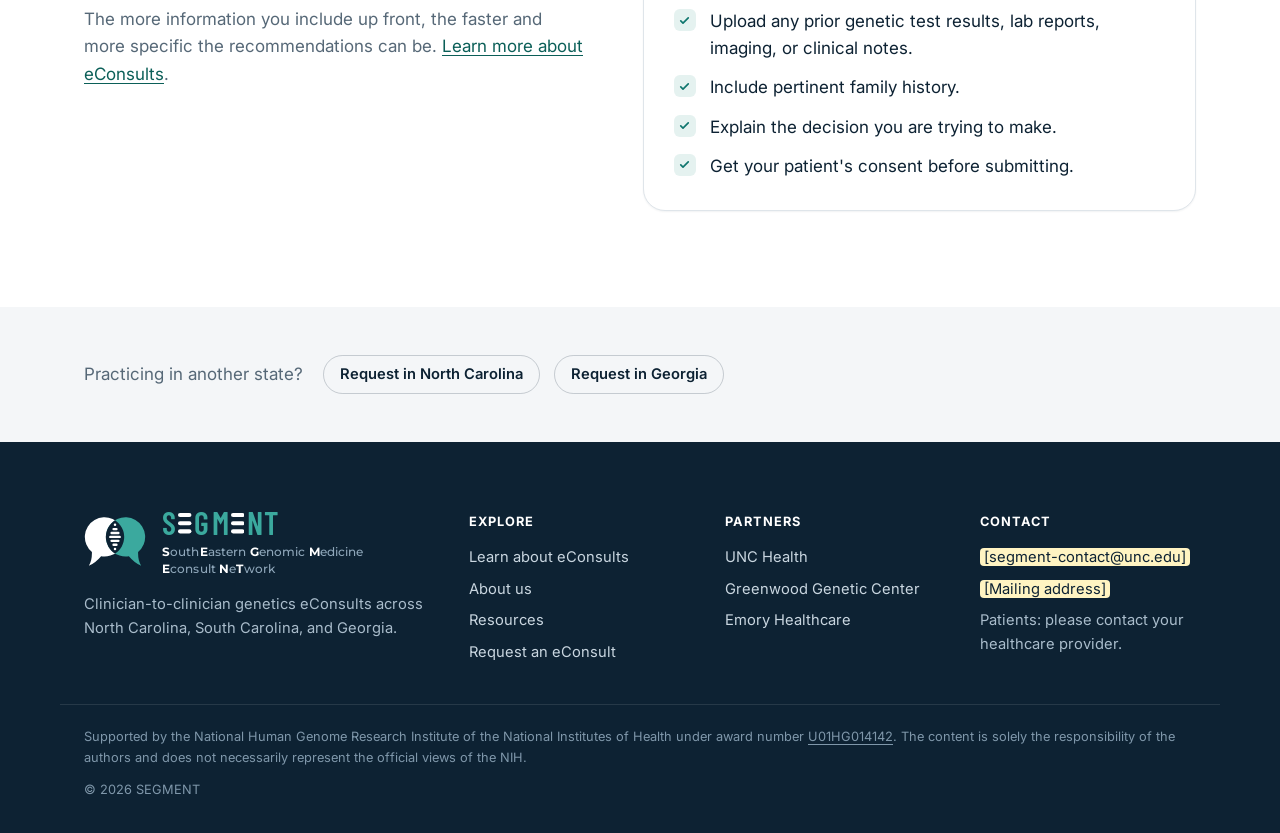
<file: request-south-carolina.html>
<!doctype html>
<html lang="en">
<head>
  <meta charset="utf-8">
  <meta name="viewport" content="width=device-width, initial-scale=1">
  <!-- Draft: keep out of search results until placeholder content is replaced -->
  <meta name="robots" content="noindex, nofollow">
  <title>Request an eConsult in South Carolina · SEGMENT</title>
  <meta name="description" content="How South Carolina healthcare providers request a genetics eConsult from Greenwood Genetic Center through SEGMENT.">
  <link rel="icon" href="assets/favicon.svg?v=20261110-2" type="image/svg+xml">
  <link rel="preconnect" href="https://fonts.googleapis.com">
  <link rel="preconnect" href="https://fonts.gstatic.com" crossorigin>
  <link href="https://fonts.googleapis.com/css2?family=Fraunces:ital,opsz,wght@0,9..144,400;0,9..144,500;0,9..144,600;1,9..144,500&family=Inter:wght@400;500;600;700&family=Barlow+Condensed:wght@600&family=Montserrat:wght@500&display=swap" rel="stylesheet">
  <link rel="stylesheet" href="assets/styles.css?v=20261110-2">
</head>
<body>
  <div class="mock-banner"><strong>Design mockup</strong> · Text highlighted <span class="ph">like this</span> is placeholder content</div>

  <header class="site-header">
    <div class="container header-inner">
      <a class="brand" href="index.html" aria-label="SEGMENT home">
        <img src="assets/logo-mark.svg?v=20261110-2" alt="" width="53" height="44">
        <span class="brand-text">
          <span class="brand-name">S<svg class="bar-e" viewBox="0 0 46 70" aria-hidden="true"><rect width="46" height="14" rx="7"/><rect y="28" width="46" height="14" rx="7"/><rect y="56" width="46" height="14" rx="7"/></svg>G<span class="k-gm">M</span><svg class="bar-e" viewBox="0 0 46 70" aria-hidden="true"><rect width="46" height="14" rx="7"/><rect y="28" width="46" height="14" rx="7"/><rect y="56" width="46" height="14" rx="7"/></svg>N<span class="k-nt">T</span></span>
        </span>
      </a>
      <button class="nav-toggle" aria-expanded="false" aria-controls="site-nav">Menu</button>
      <nav id="site-nav" class="site-nav" aria-label="Main">
        <a href="econsults.html">Learn about eConsults</a>
        <a href="about.html">About us</a>
        <a href="resources.html">Resources</a>
        <div class="nav-cta">
          <button type="button" class="btn btn-primary btn-sm" aria-expanded="false" aria-controls="cta-menu">Request an eConsult <svg class="caret" viewBox="0 0 12 12" aria-hidden="true"><path d="M2.5 4.5 6 8l3.5-3.5" fill="none" stroke="currentColor" stroke-width="1.8" stroke-linecap="round" stroke-linejoin="round"/></svg></button>
          <ul class="cta-menu" id="cta-menu" hidden>
            <li><a href="request-north-carolina.html"><strong>North Carolina</strong><span>UNC Health</span></a></li>
            <li><a href="request-south-carolina.html"><strong>South Carolina</strong><span>Greenwood Genetic Center</span></a></li>
            <li><a href="request-georgia.html"><strong>Georgia</strong><span>Emory Healthcare</span></a></li>
          </ul>
        </div>
      </nav>
    </div>
  </header>

  <main data-partner="ggc">
    <section class="page-head">
      <div class="container page-head-grid">
        <div>
          <p class="breadcrumb"><a href="index.html">Home</a> / <a href="econsults.html#request">Request an eConsult</a> / South Carolina</p>
          <p class="eyebrow">Request an eConsult · South Carolina</p>
          <h1>Request a genetics eConsult in South Carolina</h1>
          <p class="lede">For healthcare providers in South Carolina. Your question is answered by Greenwood Genetic Center geneticists and genetic counselors.</p>
        </div>
      </div>
    </section>

    <section class="section">
      <div class="container request-grid">
        <div>
          <h2>How to submit</h2>
          <ol class="submit-steps">
            <li><div><h3>Create a GGC Provider Portal account</h3><p>Go to portal.ggc.org and select Create Account. Complete the registration, verify your email, and set up multi-factor authentication. You'll get an email when your account is approved.</p></div></li>
            <li><div><h3>Start a new eConsult</h3><p>In the portal, open the eConsult tab and click +New.</p></div></li>
            <li><div><h3>Add your patient and question</h3><p>Enter the patient's information and one or two focused clinical questions.</p></div></li>
            <li><div><h3>Attach supporting documents</h3><p>Upload clinical notes, lab results, prior genetic testing, or family history, then click Create.</p></div></li>
            <li><div><h3>Follow the conversation</h3><p>You'll get an email each time a new message is posted. Ask follow-up questions in the portal until the consult is complete.</p></div></li>
          </ol>
          <div class="submit-cta">
            <a class="btn btn-primary" href="https://portal.ggc.org" target="_blank" rel="noopener">Open the GGC Provider Portal ↗</a>
          </div>
          <p class="submit-help">Trouble signing in, or no verification email? Check your spam folder, then contact GGC technical support at <a href="mailto:labsupport@ggc.org">labsupport@ggc.org</a>.</p>
        </div>
        <aside class="partner-panel" data-partner="ggc" aria-label="About this eConsult service">
          <span class="state-name">South Carolina</span>
          <div class="wordmark">Greenwood Genetic Center</div>
          <p class="loc">Greenwood, South Carolina</p>
          <ul class="facts">
            <li><strong>Who can submit</strong>Healthcare providers in South Carolina, in any primary care or specialty area.</li>
            <li><strong>Cost</strong>Free for referring providers.</li>
            <li><strong>Submitted through</strong>GGC Provider Portal</li>
          </ul>
        </aside>
      </div>
    </section>

    <section class="section section-alt">
      <div class="container practice-grid">
        <div>
          <p class="eyebrow">Before you submit</p>
          <h2>What to include</h2>
          <p class="muted">The more information you include up front, the faster and more specific the recommendations can be. <a href="econsults.html">Learn more about eConsults</a>.</p>
        </div>
        <div class="help-card">
          <ul class="checklist">
            <li>Ask one or two focused clinical questions.</li>
            <li>Include your assessment and the relevant history.</li>
            <li>Upload any prior genetic test results, lab reports, imaging, or clinical notes.</li>
            <li>Include pertinent family history.</li>
            <li>Explain the decision you are trying to make.</li>
            <li>Get your patient's consent before submitting.</li>
          </ul>
        </div>
      </div>
    </section>

    <section class="section other-states-section">
      <div class="container other-states">
        <p class="muted">Practicing in another state?</p>
          <a class="btn btn-ghost btn-sm" href="request-north-carolina.html">Request in North Carolina</a>
          <a class="btn btn-ghost btn-sm" href="request-georgia.html">Request in Georgia</a>
      </div>
    </section>
  </main>

  <footer class="site-footer" id="contact">
    <div class="container footer-grid">
      <div>
        <a class="brand" href="index.html" aria-label="SEGMENT home">
          <img src="assets/logo-mark-dark.svg?v=20261110-2" alt="" width="53" height="44">
          <span class="brand-text">
            <span class="brand-name">S<svg class="bar-e" viewBox="0 0 46 70" aria-hidden="true"><rect width="46" height="14" rx="7"/><rect y="28" width="46" height="14" rx="7"/><rect y="56" width="46" height="14" rx="7"/></svg>G<span class="k-gm">M</span><svg class="bar-e" viewBox="0 0 46 70" aria-hidden="true"><rect width="46" height="14" rx="7"/><rect y="28" width="46" height="14" rx="7"/><rect y="56" width="46" height="14" rx="7"/></svg>N<span class="k-nt">T</span></span>
            <span class="brand-sub"><b>S</b>outh<b>E</b>astern <b>G</b>enomic <b>M</b>edicine <b>E</b>consult <b>N</b>e<b>T</b>work</span>
          </span>
        </a>
        <p>Clinician-to-clinician genetics eConsults across North Carolina, South Carolina, and Georgia.</p>
      </div>
      <div>
        <h4>Explore</h4>
        <ul>
          <li><a href="econsults.html">Learn about eConsults</a></li>
          <li><a href="about.html">About us</a></li>
          <li><a href="resources.html">Resources</a></li>
          <li><a href="econsults.html#request">Request an eConsult</a></li>
        </ul>
      </div>
      <div>
        <h4>Partners</h4>
        <ul>
          <li><a href="https://www.unchealth.org" rel="noopener">UNC Health</a></li>
          <li><a href="https://www.ggc.org" rel="noopener">Greenwood Genetic Center</a></li>
          <li><a href="https://www.emoryhealthcare.org" rel="noopener">Emory Healthcare</a></li>
        </ul>
      </div>
      <div>
        <h4>Contact</h4>
        <ul>
          <li><span class="ph">[segment-contact@unc.edu]</span></li>
          <li><span class="ph">[Mailing address]</span></li>
          <li>Patients: please contact your healthcare provider.</li>
        </ul>
      </div>
    </div>
    <div class="container footer-legal">
      <span>Supported by the National Human Genome Research Institute of the National Institutes of Health under award number <a href="https://www.med.unc.edu/genetics/berg-and-haendel-awarded-new-u01-grant-from-nhgri/" target="_blank" rel="noopener" title="UNC announcement of the NHGRI U01 award">U01HG014142</a>. The content is solely the responsibility of the authors and does not necessarily represent the official views of the NIH.</span>
      <span>© <span data-year>2026</span> SEGMENT</span>
    </div>
  </footer>

  <script src="assets/main.js?v=20261110-2"></script>
</body>
</html>
</file>
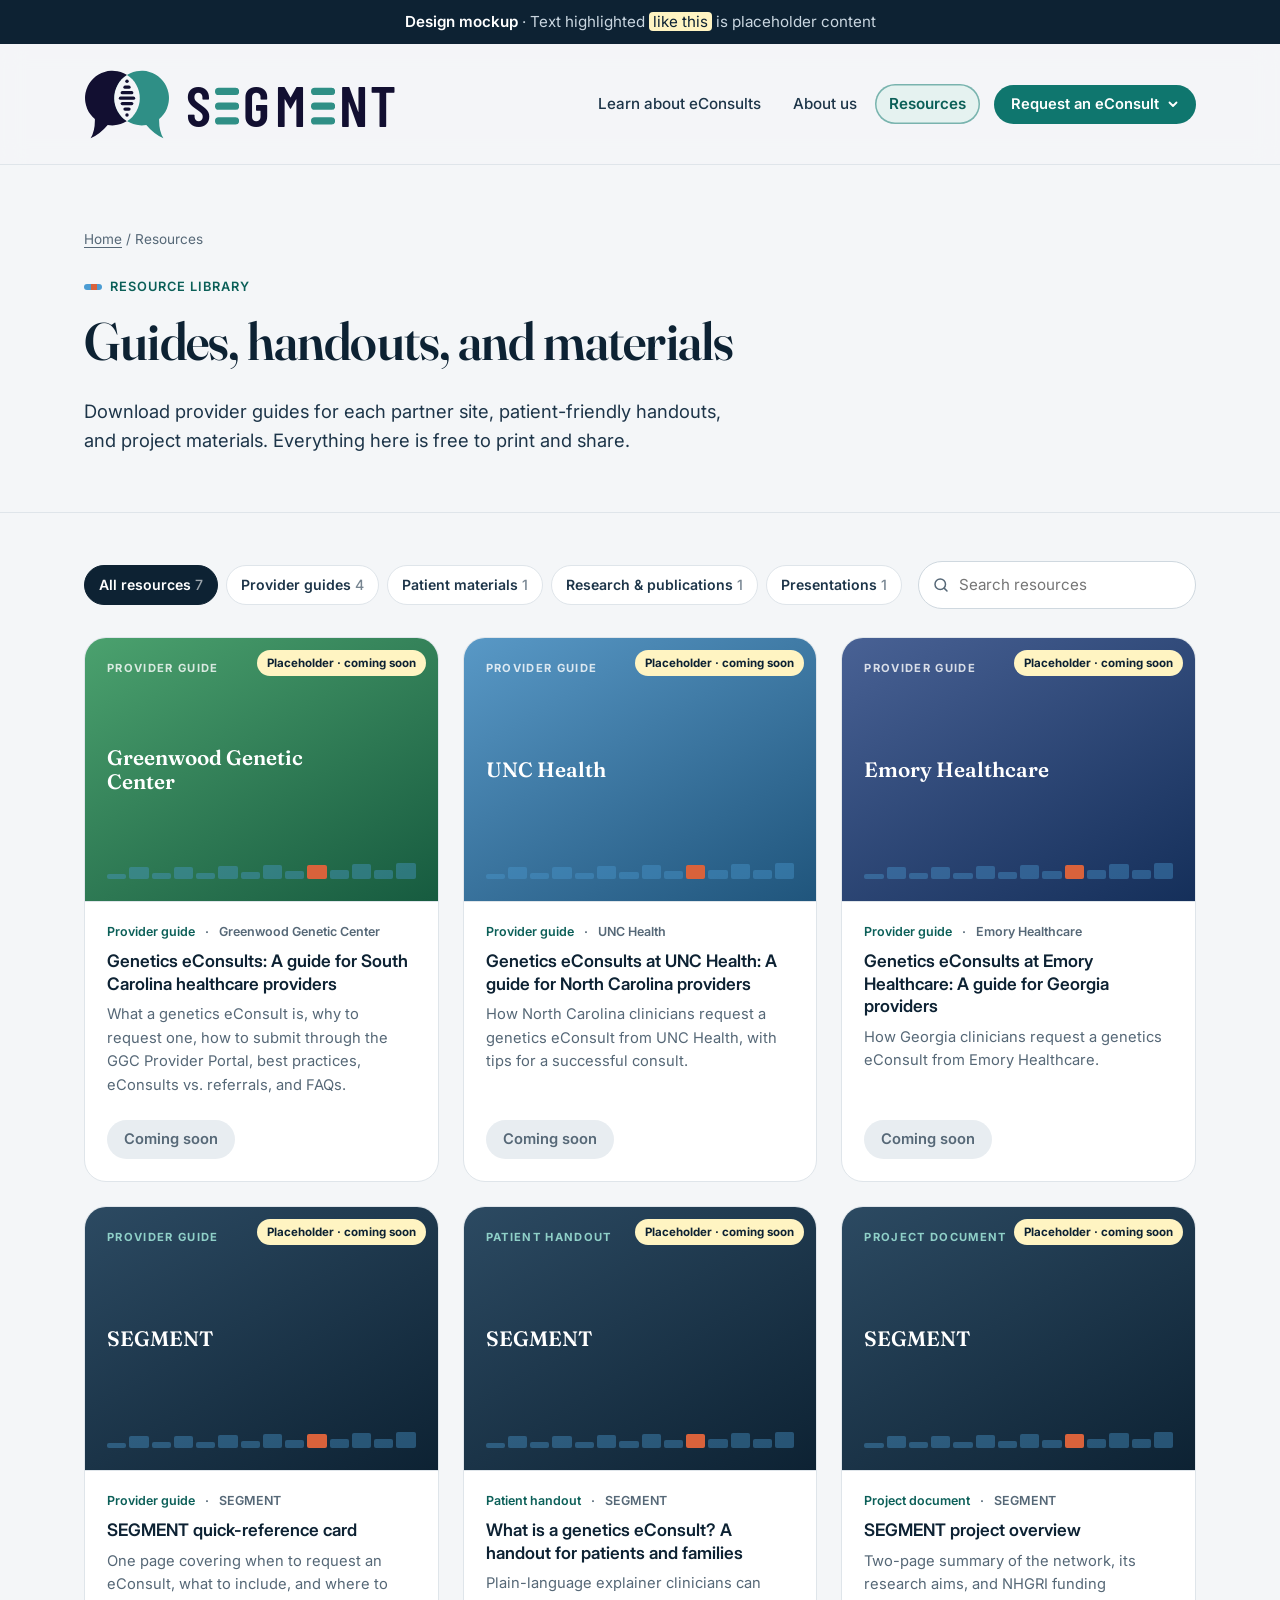
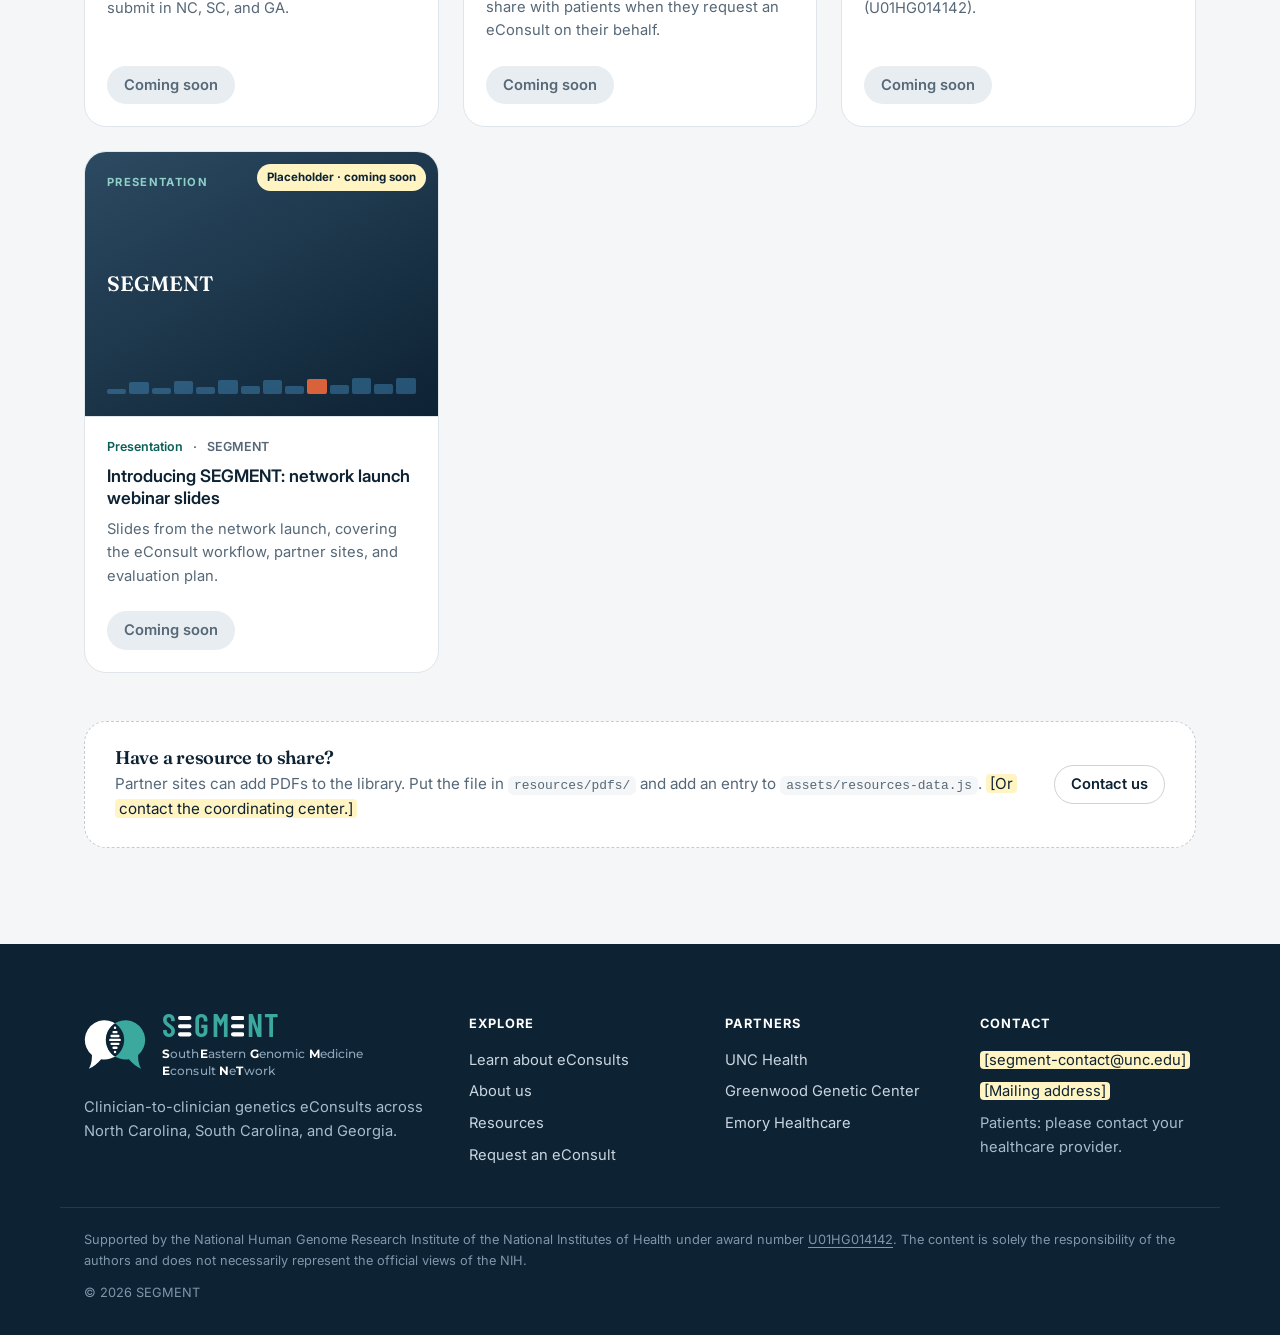
<file: resources.html>
<!doctype html>
<html lang="en">
<head>
  <meta charset="utf-8">
  <meta name="viewport" content="width=device-width, initial-scale=1">
  <!-- Draft: keep out of search results until placeholder content is replaced -->
  <meta name="robots" content="noindex, nofollow">
  <title>Resources · SEGMENT</title>
  <meta name="description" content="Provider guides, patient handouts, and other downloadable resources about genetics eConsults from the SEGMENT network.">
  <link rel="icon" href="assets/favicon.svg?v=20261110-2" type="image/svg+xml">
  <link rel="preconnect" href="https://fonts.googleapis.com">
  <link rel="preconnect" href="https://fonts.gstatic.com" crossorigin>
  <link href="https://fonts.googleapis.com/css2?family=Fraunces:ital,opsz,wght@0,9..144,400;0,9..144,500;0,9..144,600;1,9..144,500&family=Inter:wght@400;500;600;700&family=Barlow+Condensed:wght@600&family=Montserrat:wght@500&display=swap" rel="stylesheet">
  <link rel="stylesheet" href="assets/styles.css?v=20261110-2">
</head>
<body>
  <div class="mock-banner"><strong>Design mockup</strong> · Text highlighted <span class="ph">like this</span> is placeholder content</div>

  <header class="site-header">
    <div class="container header-inner">
      <a class="brand" href="index.html" aria-label="SEGMENT home">
        <img src="assets/logo-mark.svg?v=20261110-2" alt="" width="53" height="44">
        <span class="brand-text">
          <span class="brand-name">S<svg class="bar-e" viewBox="0 0 46 70" aria-hidden="true"><rect width="46" height="14" rx="7"/><rect y="28" width="46" height="14" rx="7"/><rect y="56" width="46" height="14" rx="7"/></svg>G<span class="k-gm">M</span><svg class="bar-e" viewBox="0 0 46 70" aria-hidden="true"><rect width="46" height="14" rx="7"/><rect y="28" width="46" height="14" rx="7"/><rect y="56" width="46" height="14" rx="7"/></svg>N<span class="k-nt">T</span></span>
        </span>
      </a>
      <button class="nav-toggle" aria-expanded="false" aria-controls="site-nav">Menu</button>
      <nav id="site-nav" class="site-nav" aria-label="Main">
        <a href="econsults.html">Learn about eConsults</a>
        <a href="about.html">About us</a>
        <a href="resources.html" aria-current="page">Resources</a>
        <div class="nav-cta">
          <button type="button" class="btn btn-primary btn-sm" aria-expanded="false" aria-controls="cta-menu">Request an eConsult <svg class="caret" viewBox="0 0 12 12" aria-hidden="true"><path d="M2.5 4.5 6 8l3.5-3.5" fill="none" stroke="currentColor" stroke-width="1.8" stroke-linecap="round" stroke-linejoin="round"/></svg></button>
          <ul class="cta-menu" id="cta-menu" hidden>
            <li><a href="request-north-carolina.html"><strong>North Carolina</strong><span>UNC Health</span></a></li>
            <li><a href="request-south-carolina.html"><strong>South Carolina</strong><span>Greenwood Genetic Center</span></a></li>
            <li><a href="request-georgia.html"><strong>Georgia</strong><span>Emory Healthcare</span></a></li>
          </ul>
        </div>
      </nav>
    </div>
  </header>

  <main>
    <section class="page-head">
      <div class="container">
        <p class="breadcrumb"><a href="index.html">Home</a> / Resources</p>
        <p class="eyebrow">Resource library</p>
        <h1>Guides, handouts, and materials</h1>
        <p class="lede">Download provider guides for each partner site, patient-friendly handouts, and project materials. Everything here is free to print and share.</p>
      </div>
    </section>

    <section class="section" style="padding-top:48px">
      <div class="container">
        <div class="res-toolbar">
          <div class="chips" data-resource-chips role="group" aria-label="Filter by category"></div>
          <label class="res-search">
            <span class="visually-hidden">Search resources</span>
            <svg viewBox="0 0 24 24" fill="none" stroke="currentColor" stroke-width="2" stroke-linecap="round" aria-hidden="true"><circle cx="11" cy="11" r="7"/><path d="M20 20l-3.5-3.5"/></svg>
            <input type="search" placeholder="Search resources" data-resource-search>
          </label>
        </div>

        <div class="res-grid" data-resources aria-live="polite"></div>
        <div class="res-empty" data-resource-empty>No resources match your search.</div>

        <div class="contribute">
          <div>
            <h3>Have a resource to share?</h3>
            <p>Partner sites can add PDFs to the library. Put the file in <code>resources/pdfs/</code> and add an entry to <code>assets/resources-data.js</code>. <span class="ph">[Or contact the coordinating center.]</span></p>
          </div>
          <a class="btn btn-ghost btn-sm" href="#contact">Contact us</a>
        </div>
      </div>
    </section>
  </main>

  <footer class="site-footer" id="contact">
    <div class="container footer-grid">
      <div>
        <a class="brand" href="index.html" aria-label="SEGMENT home">
          <img src="assets/logo-mark-dark.svg?v=20261110-2" alt="" width="53" height="44">
          <span class="brand-text">
            <span class="brand-name">S<svg class="bar-e" viewBox="0 0 46 70" aria-hidden="true"><rect width="46" height="14" rx="7"/><rect y="28" width="46" height="14" rx="7"/><rect y="56" width="46" height="14" rx="7"/></svg>G<span class="k-gm">M</span><svg class="bar-e" viewBox="0 0 46 70" aria-hidden="true"><rect width="46" height="14" rx="7"/><rect y="28" width="46" height="14" rx="7"/><rect y="56" width="46" height="14" rx="7"/></svg>N<span class="k-nt">T</span></span>
            <span class="brand-sub"><b>S</b>outh<b>E</b>astern <b>G</b>enomic <b>M</b>edicine <b>E</b>consult <b>N</b>e<b>T</b>work</span>
          </span>
        </a>
        <p>Clinician-to-clinician genetics eConsults across North Carolina, South Carolina, and Georgia.</p>
      </div>
      <div>
        <h4>Explore</h4>
        <ul>
          <li><a href="econsults.html">Learn about eConsults</a></li>
          <li><a href="about.html">About us</a></li>
          <li><a href="resources.html">Resources</a></li>
          <li><a href="econsults.html#request">Request an eConsult</a></li>
        </ul>
      </div>
      <div>
        <h4>Partners</h4>
        <ul>
          <li><a href="https://www.unchealth.org" rel="noopener">UNC Health</a></li>
          <li><a href="https://www.ggc.org" rel="noopener">Greenwood Genetic Center</a></li>
          <li><a href="https://www.emoryhealthcare.org" rel="noopener">Emory Healthcare</a></li>
        </ul>
      </div>
      <div>
        <h4>Contact</h4>
        <ul>
          <li><span class="ph">[segment-contact@unc.edu]</span></li>
          <li><span class="ph">[Mailing address]</span></li>
          <li>Patients: please contact your healthcare provider.</li>
        </ul>
      </div>
    </div>
    <div class="container footer-legal">
      <span>Supported by the National Human Genome Research Institute of the National Institutes of Health under award number <a href="https://www.med.unc.edu/genetics/berg-and-haendel-awarded-new-u01-grant-from-nhgri/" target="_blank" rel="noopener" title="UNC announcement of the NHGRI U01 award">U01HG014142</a>. The content is solely the responsibility of the authors and does not necessarily represent the official views of the NIH.</span>
      <span>© <span data-year>2026</span> SEGMENT</span>
    </div>
  </footer>

  <script src="assets/resources-data.js?v=20261110-2"></script>
  <script src="assets/main.js?v=20261110-2"></script>
</body>
</html>
</file>
<file: assets/styles.css>
/* SEGMENT website mockup — shared styles */

:root {
  --ink: #0d2233;
  --ink-2: #1d3549;
  --ink-3: #2c4a62;
  --muted: #566877;
  --line: #dfe5ea;
  --canvas: #f4f6f8;
  --canvas-2: #e8edf1;
  --paper: #ffffff;
  --teal: #0f766e;
  --teal-600: #0b5f58;
  --teal-50: #e5f2f0;
  --sky: #4b9cd3;
  --sky-50: #eaf3fa;
  --coral: #d9623b;
  --coral-50: #fbebe4;
  --ph: #fff4c2;

  --radius: 14px;
  --radius-lg: 22px;
  --shadow-sm: 0 1px 2px rgba(13, 34, 51, 0.06);
  --shadow: 0 1px 2px rgba(13, 34, 51, 0.06), 0 10px 30px rgba(13, 34, 51, 0.08);
  --shadow-lg: 0 2px 4px rgba(13, 34, 51, 0.08), 0 24px 60px rgba(13, 34, 51, 0.22);

  --font-sans: "Inter", system-ui, -apple-system, "Segoe UI", Roboto, sans-serif;
  --font-serif: "Fraunces", Georgia, "Times New Roman", serif;
  --max: 1160px;
  --header-h: 120px;
}

*, *::before, *::after { box-sizing: border-box; }

html { scroll-behavior: smooth; scroll-padding-top: calc(var(--header-h) + 64px); }

body {
  margin: 0;
  background: var(--canvas);
  color: var(--ink);
  font-family: var(--font-sans);
  font-size: 17px;
  line-height: 1.6;
  -webkit-font-smoothing: antialiased;
}

img, svg { display: block; max-width: 100%; }

a { color: var(--teal-600); text-underline-offset: 3px; }
a:hover { color: var(--teal); }

h1, h2, h3 {
  font-family: var(--font-serif);
  font-weight: 600;
  line-height: 1.12;
  letter-spacing: -0.015em;
  margin: 0 0 0.5em;
  font-variation-settings: "opsz" 96;
}
h1 { font-size: clamp(2.1rem, 5vw, 3.6rem); overflow-wrap: break-word; }
h2 { font-size: clamp(1.9rem, 3.4vw, 2.6rem); }
h3 { font-size: 1.3rem; font-variation-settings: "opsz" 36; }

p { margin: 0 0 1em; }

.container {
  width: 100%;
  max-width: var(--max);
  margin: 0 auto;
  padding: 0 24px;
}

.eyebrow {
  display: inline-flex;
  align-items: center;
  gap: 8px;
  font-size: 0.8rem;
  font-weight: 600;
  letter-spacing: 0.08em;
  text-transform: uppercase;
  color: var(--teal-600);
  margin-bottom: 14px;
}
.eyebrow::before {
  content: "";
  width: 18px;
  height: 6px;
  border-radius: 3px;
  background: linear-gradient(90deg, var(--sky) 0 40%, var(--coral) 40% 70%, var(--sky) 70%);
}

.lede { font-size: 1.15rem; color: var(--ink-2); max-width: 36em; }
.muted { color: var(--muted); }

/* Placeholder content marker — makes it obvious what still needs real copy */
.ph {
  background: var(--ph);
  border-radius: 4px;
  padding: 0 4px;
  color: var(--ink);
  box-decoration-break: clone;
  -webkit-box-decoration-break: clone;
}

/* ---------- Mockup banner ---------- */
.mock-banner {
  background: var(--ink);
  color: #c9d6e0;
  font-size: 0.95rem;
  text-align: center;
  padding: 10px 16px;
}
.mock-banner strong { color: #fff; font-weight: 600; }
@media (max-width: 560px) { .mock-banner { font-size: 0.88rem; padding: 8px 16px; } }

/* ---------- Buttons ---------- */
.btn {
  display: inline-flex;
  align-items: center;
  justify-content: center;
  gap: 8px;
  font: inherit;
  font-weight: 600;
  font-size: 1rem;
  line-height: 1;
  padding: 15px 22px;
  border-radius: 999px;
  border: 1.5px solid transparent;
  text-decoration: none;
  cursor: pointer;
  transition: background-color 0.15s, color 0.15s, border-color 0.15s, transform 0.15s;
}
.btn:active { transform: translateY(1px); }
.btn-primary { background: var(--teal); color: #fff; }
.btn-primary:hover { background: var(--teal-600); color: #fff; }
.btn-ghost { background: transparent; color: var(--ink); border-color: rgba(13, 34, 51, 0.2); }
.btn-ghost:hover { border-color: var(--ink); color: var(--ink); }
.btn-light { background: #fff; color: var(--ink); }
.btn-light:hover { background: var(--canvas); color: var(--ink); }
.btn-sm { padding: 11px 16px; font-size: 0.92rem; }

:focus-visible { outline: 3px solid var(--sky); outline-offset: 2px; border-radius: 6px; }

/* ---------- Header ---------- */
.site-header {
  position: sticky;
  top: 0;
  z-index: 50;
  background: rgba(244, 246, 248, 0.9);
  backdrop-filter: saturate(1.4) blur(12px);
  -webkit-backdrop-filter: saturate(1.4) blur(12px);
  border-bottom: 1px solid var(--line);
}
.header-inner {
  display: flex;
  align-items: center;
  justify-content: space-between;
  gap: 24px;
  height: var(--header-h);
}
.brand {
  display: flex;
  align-items: center;
  gap: 16px;
  text-decoration: none;
  color: var(--ink);
}
.brand img { width: 86px; height: 71px; }
.brand-text { display: flex; flex-direction: column; line-height: 1.1; }
/* Wordmark from the logo: Barlow Condensed, the E's drawn as three bars, hand-tuned G-M and N-T spacing */
.brand-name {
  font-family: "Barlow Condensed", var(--font-sans);
  font-weight: 600;
  font-size: 3.6rem;
  line-height: 1;
  letter-spacing: 0.07em;
  color: #120f31;
  --bar-e: #2f8f86;
}
.brand-name .bar-e { display: inline-block; width: 0.42em; height: 0.7em; margin-right: 0.07em; vertical-align: baseline; fill: var(--bar-e); }
.brand-name .k-gm { margin-left: 0.02em; }
.brand-name .k-nt { margin-left: -0.03em; }
.brand-sub { font-family: "Montserrat", var(--font-sans); font-weight: 500; font-size: 0.86rem; line-height: 1.35; color: var(--muted); letter-spacing: 0.01em; margin-top: 6px; max-width: 20em; }
/* The letters that spell SEGMENT, wherever the name is written out */
.brand-sub b, .lede b { font-weight: 700; color: var(--ink); }

.site-nav { display: flex; align-items: center; gap: 4px; }
.site-nav a { white-space: nowrap; }
.site-nav a:not(.btn) {
  color: var(--ink-2);
  text-decoration: none;
  font-size: 0.95rem;
  font-weight: 500;
  padding: 8px 14px;
  border-radius: 999px;
}
.site-nav a:not(.btn):hover { background: var(--canvas-2); color: var(--ink); }
/* Current page: a filled, outlined pill so it's obvious where you are */
.site-nav a:not(.btn)[aria-current="page"],
.site-nav a:not(.btn)[aria-current="page"]:hover {
  color: var(--teal-600);
  background: var(--teal-50);
  font-weight: 600;
  box-shadow: inset 0 0 0 1.5px rgba(15, 118, 110, 0.5);
}
.site-nav .btn { margin-left: 10px; }

.nav-toggle {
  display: none;
  font: inherit;
  font-weight: 600;
  font-size: 0.92rem;
  background: transparent;
  border: 1.5px solid rgba(13, 34, 51, 0.2);
  border-radius: 999px;
  padding: 8px 14px;
  color: var(--ink);
  cursor: pointer;
}

@media (max-width: 1000px) {
  .nav-toggle { display: inline-flex; }
  .site-nav {
    display: none;
    position: absolute;
    top: var(--header-h);
    left: 0;
    right: 0;
    flex-direction: column;
    align-items: stretch;
    gap: 2px;
    padding: 12px 16px 20px;
    background: var(--canvas);
    border-bottom: 1px solid var(--line);
    box-shadow: var(--shadow);
  }
  .site-nav.is-open { display: flex; }
  .site-nav a:not(.btn) { padding: 12px 16px; }
  .site-nav .btn { margin: 8px 0 0; }
}
@media (max-width: 820px) {
  :root { --header-h: 84px; }
  .brand { gap: 12px; }
  .brand img { width: 58px; height: 48px; }
  .brand-name { font-size: 2.4rem; }
}

/* "Request an eConsult" opens a menu of the three state ordering pages */
.nav-cta { position: relative; }
.nav-cta .caret { width: 12px; height: 12px; transition: transform 0.15s; }
.nav-cta [aria-expanded="true"] .caret { transform: rotate(180deg); }
.cta-menu {
  position: absolute;
  top: calc(100% + 8px);
  right: 0;
  z-index: 60;
  min-width: 270px;
  list-style: none;
  margin: 0;
  padding: 6px;
  background: var(--paper);
  border: 1px solid var(--line);
  border-radius: 14px;
  box-shadow: var(--shadow);
}
.site-nav .cta-menu a:not(.btn) {
  display: grid;
  gap: 1px;
  padding: 10px 12px;
  border-radius: 10px;
  color: var(--ink);
  white-space: normal;
}
.site-nav .cta-menu a:not(.btn):hover, .site-nav .cta-menu a:not(.btn):focus-visible { background: var(--canvas); }
.cta-menu strong { font-size: 0.95rem; font-weight: 600; }
.cta-menu span { font-size: 0.8rem; font-weight: 500; color: var(--muted); }
@media (max-width: 1000px) {
  .nav-cta .btn { width: 100%; justify-content: center; }
  .cta-menu { position: static; min-width: 0; margin-top: 6px; box-shadow: none; }
}

/* ---------- Hero ---------- */
.hero { padding: 72px 0 88px; overflow: hidden; }
.hero-grid {
  display: grid;
  grid-template-columns: 1.05fr 1fr;
  gap: 56px;
  align-items: center;
}
.hero h1 { max-width: 13ch; }
.hero h1 em { font-style: italic; color: var(--teal); font-weight: 500; }
.hero-actions { display: flex; flex-wrap: wrap; gap: 12px; margin: 28px 0 32px; }
.hero-points {
  list-style: none;
  padding: 0;
  margin: 0;
  display: grid;
  gap: 10px;
  color: var(--ink-2);
  font-size: 0.98rem;
}
.hero-points li { display: flex; gap: 10px; align-items: flex-start; }
.hero-points li::before {
  content: "";
  flex: none;
  width: 18px;
  height: 18px;
  margin-top: 3px;
  border-radius: 50%;
  background: var(--teal-50) url("data:image/svg+xml,%3Csvg xmlns='http://www.w3.org/2000/svg' viewBox='0 0 20 20'%3E%3Cpath d='M5 10.5l3 3 7-7' fill='none' stroke='%230f766e' stroke-width='2.2' stroke-linecap='round' stroke-linejoin='round'/%3E%3C/svg%3E") center / 14px no-repeat;
}

/* Hero scene: two clinicians trading an eConsult in the logo's speech bubbles */
.scene {
  position: relative;
  margin: 0;
  background: var(--paper);
  border: 1px solid var(--line);
  border-radius: 28px;
  box-shadow: var(--shadow);
  padding: 28px 26px 16px;
  display: grid;
  gap: 6px;
  overflow: hidden;
}
.chat { position: relative; display: grid; gap: 30px; }
.msg {
  position: relative;
  padding: 14px 18px 15px;
  border-radius: 26px;
  color: #fff;
  font-size: 0.9rem;
  line-height: 1.45;
}
.msg p { margin: 0; }
.msg .who { font-size: 0.72rem; font-weight: 600; letter-spacing: 0.02em; color: rgba(255, 255, 255, 0.72); margin-bottom: 4px; }
.msg-q { background: #120f31; justify-self: start; max-width: 86%; }
.answer-slot { position: relative; justify-self: end; max-width: 86%; display: grid; }
.msg-a { background: #2f8f86; }
.msg .tail { position: absolute; bottom: -21px; width: 30px; height: 24px; }
.msg-q .tail { left: 28px; color: #120f31; }
.msg-a .tail { right: 28px; color: #2f8f86; transform: scaleX(-1); }
.recs { list-style: none; margin: 10px 0 0; padding: 0; display: flex; flex-wrap: wrap; gap: 6px; }
.recs li { font-size: 0.72rem; font-weight: 600; background: rgba(255, 255, 255, 0.16); border-radius: 999px; padding: 3px 10px; }
.typing {
  position: absolute;
  top: 0;
  right: 0;
  display: flex;
  gap: 6px;
  padding: 13px 18px;
  border-radius: 22px;
  background: #2f8f86;
  opacity: 0;
}
.typing span { width: 8px; height: 8px; border-radius: 50%; background: #fff; animation: dot 1s ease-in-out infinite; }
.typing span:nth-child(2) { animation-delay: 0.15s; }
.typing span:nth-child(3) { animation-delay: 0.3s; }
.people { display: block; width: 100%; height: auto; margin-top: 8px; }
.roles { display: grid; grid-template-columns: 1fr 1fr; text-align: center; font-size: 0.8rem; font-weight: 600; color: var(--ink-2); line-height: 1.3; }
.roles small { display: block; font-size: 0.74rem; font-weight: 500; color: var(--muted); }
.scene-foot { display: flex; justify-content: space-between; align-items: center; gap: 12px; margin-top: 6px; font-size: 0.72rem; color: var(--muted); }

/* The exchange plays once on load: question, typing, answer. At rest everything is visible. */
.people .lb-left, .people .lb-right { transform-box: fill-box; }
.people .lb-left { transform-origin: 20% 100%; }
.people .lb-right { transform-origin: 80% 100%; }
.people .lb-typing { opacity: 0; }
.people .lb-typing circle { transform-box: fill-box; animation: dot 1s ease-in-out infinite; }
.people .lb-typing circle:nth-child(3) { animation-delay: 0.15s; }
.people .lb-typing circle:nth-child(4) { animation-delay: 0.3s; }
.scene.play .lb-left { animation: bubble-in 0.45s ease-out 0.3s both; }
.scene.play .lb-typing { animation: typing-in 1.7s ease 1.2s both; }
.scene.play .lb-right { animation: bubble-in 0.45s ease-out 2.9s both; }
.scene.play .lb-lens { animation: fade-in 0.5s ease-out 3.4s both; }
@keyframes bubble-in { from { opacity: 0; transform: scale(0.6); } to { opacity: 1; transform: none; } }
@keyframes fade-in { from { opacity: 0; } to { opacity: 1; } }
.scene.play .msg-q { animation: msg-in 0.5s ease-out 0.3s both; }
.scene.play .typing { animation: typing-in 1.7s ease 1.2s both; }
.scene.play .msg-a { animation: msg-in 0.5s ease-out 2.9s both; }
@keyframes msg-in { from { opacity: 0; transform: translateY(10px) scale(0.97); } to { opacity: 1; transform: none; } }
@keyframes typing-in { 0% { opacity: 0; transform: translateY(6px); } 15%, 80% { opacity: 1; transform: none; } 100% { opacity: 0; } }
@keyframes dot { 0%, 80%, 100% { transform: translateY(0); opacity: 0.55; } 40% { transform: translateY(-4px); opacity: 1; } }
@media (prefers-reduced-motion: reduce) {
  .scene.play .msg-q, .scene.play .msg-a, .scene.play .typing,
  .scene.play .lb-left, .scene.play .lb-right, .scene.play .lb-lens, .scene.play .lb-typing { animation: none; }
  html { scroll-behavior: auto; }
}

@media (max-width: 960px) {
  .hero { padding: 48px 0 80px; }
  .hero-grid { grid-template-columns: minmax(0, 1fr); gap: 44px; }
}
@media (max-width: 520px) {
  .scene { padding: 20px 14px 12px; border-radius: 22px; }
  .msg { font-size: 0.86rem; }
  .msg-q, .answer-slot { max-width: 94%; }
}

/* ---------- Trust strip ---------- */
.trust {
  border-top: 1px solid var(--line);
  border-bottom: 1px solid var(--line);
  background: var(--paper);
}
.trust-inner {
  display: flex;
  flex-wrap: wrap;
  align-items: center;
  justify-content: space-between;
  gap: 16px 32px;
  padding: 22px 24px;
  font-size: 0.9rem;
  color: var(--muted);
}
.trust-item { display: flex; align-items: center; gap: 10px; }
.trust-item strong { color: var(--ink); font-weight: 600; }
.trust-dot { width: 8px; height: 8px; border-radius: 50%; background: var(--sky); flex: none; }

/* ---------- Sections ---------- */
.section { padding: 96px 0; }
.section-alt { background: var(--paper); }
.section-ink { background: var(--ink); color: #dfe8ef; }
.section-ink h2, .section-ink h3 { color: #fff; }
.section-ink .eyebrow { color: #8fd0c8; }
.section-head { max-width: 720px; margin-bottom: 48px; }
.section-head p:not(.eyebrow) { color: var(--muted); font-size: 1.08rem; }
.section-ink .section-head p:not(.eyebrow) { color: #a9bccb; }

@media (max-width: 720px) {
  .section { padding: 72px 0; }
}

/* Problem */
.problem-grid {
  display: grid;
  grid-template-columns: repeat(3, 1fr);
  gap: 20px;
}
.problem-card {
  border-top: 3px solid var(--ink);
  padding-top: 18px;
}
.problem-card .big {
  font-family: var(--font-serif);
  font-size: 1.6rem;
  font-weight: 600;
  line-height: 1.15;
  margin-bottom: 8px;
}
.problem-card p { color: var(--muted); margin: 0; }
.problem-card:nth-child(2) { border-color: var(--sky); }
.problem-card:nth-child(3) { border-color: var(--coral); }

/* Steps */
.steps {
  list-style: none;
  padding: 0;
  margin: 0;
  display: grid;
  grid-template-columns: repeat(4, 1fr);
  gap: 20px;
  counter-reset: step;
}
.step {
  position: relative;
  background: var(--canvas);
  border-radius: var(--radius);
  padding: 26px 22px 24px;
  counter-increment: step;
}
.step::before {
  content: counter(step, decimal-leading-zero);
  display: block;
  font-family: var(--font-serif);
  font-size: 0.95rem;
  font-weight: 600;
  color: var(--teal);
  margin-bottom: 18px;
}
.step-icon {
  width: 44px;
  height: 44px;
  border-radius: 12px;
  background: var(--paper);
  display: grid;
  place-items: center;
  box-shadow: var(--shadow-sm);
  position: absolute;
  top: 18px;
  right: 18px;
}
.step-icon svg { width: 22px; height: 22px; }
.step h3 { font-size: 1.15rem; }
.step p { color: var(--muted); font-size: 0.95rem; margin: 0; }
.steps-note {
  margin-top: 28px;
  display: flex;
  flex-wrap: wrap;
  gap: 12px 28px;
  color: var(--muted);
  font-size: 0.95rem;
}
.steps-note span { display: inline-flex; align-items: center; gap: 8px; }
.steps-note span::before { content: ""; width: 6px; height: 6px; border-radius: 50%; background: var(--teal); }

/* Consult areas */
.areas-grid {
  display: grid;
  grid-template-columns: repeat(2, 1fr);
  gap: 20px;
}
.area-card {
  background: var(--paper);
  border: 1px solid var(--line);
  border-radius: var(--radius-lg);
  padding: 30px;
  display: flex;
  flex-direction: column;
  transition: box-shadow 0.2s, transform 0.2s;
}
.area-card:hover { box-shadow: var(--shadow); transform: translateY(-2px); }
.area-top { display: flex; align-items: center; gap: 14px; margin-bottom: 14px; }
.area-top h3 { margin: 0; }
.area-icon {
  width: 46px;
  height: 46px;
  flex: none;
  border-radius: 12px;
  display: grid;
  place-items: center;
}
.area-icon svg { width: 24px; height: 24px; }
.area-card > p { color: var(--muted); }
.area-q {
  margin-top: auto;
  list-style: none;
  padding: 16px 0 0;
  border-top: 1px dashed var(--line);
  display: grid;
  gap: 8px;
  font-size: 0.93rem;
  color: var(--ink-2);
}
.area-q li { padding-left: 22px; position: relative; font-style: italic; }
.area-q li::before {
  content: "“";
  position: absolute;
  left: 0;
  top: -6px;
  font-family: var(--font-serif);
  font-size: 1.6rem;
  font-style: normal;
  color: var(--teal);
}
.tint-teal { background: var(--teal-50); color: var(--teal-600); }
.tint-sky { background: var(--sky-50); color: #2b6d9b; }
.tint-coral { background: var(--coral-50); color: #a5431f; }
.tint-ink { background: #e4e9ee; color: var(--ink); }

/* Audience */
.audience-grid {
  display: grid;
  grid-template-columns: 1.4fr 1fr;
  gap: 20px;
}
.audience-card {
  border-radius: var(--radius-lg);
  padding: 34px;
}
.audience-card.clinicians { background: var(--teal); color: #e6f4f2; }
.audience-card.clinicians h3 { color: #fff; font-size: 1.6rem; }
.audience-card.patients { background: var(--paper); border: 1px solid var(--line); }
.audience-card.patients h3 { font-size: 1.6rem; }
.audience-list {
  list-style: none;
  padding: 0;
  margin: 18px 0 26px;
  display: grid;
  grid-template-columns: 1fr 1fr;
  gap: 10px 20px;
}
.audience-list li { display: flex; gap: 10px; align-items: baseline; }
.audience-list li::before { content: "→"; color: #9be0d6; }
.audience-card.patients p { color: var(--muted); }

/* Network */
.network-grid {
  display: grid;
  grid-template-columns: 1fr 1.1fr;
  gap: 56px;
  align-items: center;
}
.tile-map {
  display: grid;
  grid-template-columns: repeat(6, 1fr);
  grid-template-rows: repeat(4, 1fr);
  gap: 8px;
  max-width: 460px;
  aspect-ratio: 6 / 4;
}
.tile {
  border-radius: 10px;
  display: grid;
  place-items: center;
  font-weight: 600;
  font-size: 0.85rem;
  letter-spacing: 0.04em;
  background: rgba(255, 255, 255, 0.06);
  color: #8fa7ba;
  border: 1px solid rgba(255, 255, 255, 0.1);
  position: relative;
}
.tile.region { background: rgba(75, 156, 211, 0.22); color: #d5e8f6; border-color: rgba(75, 156, 211, 0.5); }
.tile.hub {
  background: var(--coral);
  color: #fff;
  border-color: var(--coral);
  box-shadow: 0 0 0 6px rgba(217, 98, 59, 0.22);
}
.map-legend {
  display: flex;
  flex-wrap: wrap;
  gap: 8px 20px;
  margin-top: 22px;
  font-size: 0.85rem;
  color: #a9bccb;
}
.map-legend span { display: inline-flex; align-items: center; gap: 8px; }
.map-legend i { width: 14px; height: 14px; border-radius: 4px; display: inline-block; }
.map-legend .l-hub { background: var(--coral); }
.map-legend .l-region { background: rgba(75, 156, 211, 0.5); }

.sites { display: grid; gap: 12px; margin-top: 28px; }
.site {
  display: flex;
  align-items: center;
  justify-content: space-between;
  gap: 16px;
  padding: 16px 18px;
  border-radius: var(--radius);
  background: rgba(255, 255, 255, 0.05);
  border: 1px solid rgba(255, 255, 255, 0.1);
}
.site-name { color: #fff; font-weight: 600; }
.site-role { font-size: 0.85rem; color: #a9bccb; }
.site-state {
  font-size: 0.75rem;
  font-weight: 700;
  letter-spacing: 0.06em;
  border-radius: 999px;
  padding: 4px 10px;
  background: rgba(255, 255, 255, 0.08);
  color: #d5e8f6;
  white-space: nowrap;
}
.site.is-hub { border-color: rgba(217, 98, 59, 0.6); background: rgba(217, 98, 59, 0.1); }
.site.is-hub .site-state { background: var(--coral); color: #fff; }

/* Research */
.research-grid {
  display: grid;
  grid-template-columns: 1fr 1fr;
  gap: 56px;
  align-items: start;
}
.aims { list-style: none; padding: 0; margin: 0; display: grid; gap: 0; }
.aims li {
  display: grid;
  grid-template-columns: 48px 1fr;
  gap: 16px;
  padding: 18px 0;
  border-bottom: 1px solid var(--line);
}
.aims li:first-child { border-top: 1px solid var(--line); }
.aims .n {
  font-family: var(--font-serif);
  font-size: 1.5rem;
  font-weight: 600;
  color: var(--teal);
  line-height: 1;
  padding-top: 2px;
}
.aims h3 { font-family: var(--font-sans); font-size: 1.02rem; font-weight: 600; letter-spacing: 0; margin: 0 0 2px; }
.aims p { margin: 0; color: var(--muted); font-size: 0.95rem; }
.callout {
  background: var(--ink);
  color: #c9d6e0;
  border-radius: var(--radius-lg);
  padding: 32px;
  position: relative;
  overflow: hidden;
}
.callout h3 { color: #fff; font-size: 1.5rem; }
.callout .eyebrow { color: #8fd0c8; }
.callout-bars {
  display: flex;
  gap: 4px;
  margin-top: 24px;
  height: 36px;
  align-items: flex-end;
}
.callout-bars span { flex: 1; border-radius: 3px; background: rgba(75, 156, 211, 0.35); }
.callout-bars span.hot { background: var(--coral); }

/* Team */
.team-grid {
  display: grid;
  grid-template-columns: repeat(4, 1fr);
  gap: 20px;
}
.person {
  background: var(--paper);
  border: 1px solid var(--line);
  border-radius: var(--radius-lg);
  padding: 24px;
}
.person-avatar {
  width: 64px;
  height: 64px;
  border-radius: 50%;
  display: grid;
  place-items: center;
  font-family: var(--font-serif);
  font-weight: 600;
  font-size: 1.3rem;
  margin-bottom: 16px;
}
.person h3 { font-family: var(--font-sans); font-size: 1.05rem; font-weight: 600; letter-spacing: 0; margin: 0 0 2px; }
.person .role { font-size: 0.85rem; font-weight: 600; color: var(--teal-600); margin: 0 0 8px; }
.person p { font-size: 0.9rem; color: var(--muted); margin: 0; }
.person.placeholder { border-style: dashed; background: transparent; }
.person.placeholder .person-avatar { background: var(--canvas-2); color: var(--muted); }

/* FAQ */
.faq { max-width: 820px; }
.faq details {
  border-bottom: 1px solid var(--line);
  padding: 4px 0;
}
.faq details:first-of-type { border-top: 1px solid var(--line); }
.faq summary {
  list-style: none;
  cursor: pointer;
  display: flex;
  justify-content: space-between;
  align-items: center;
  gap: 16px;
  padding: 18px 0;
  font-weight: 600;
  font-size: 1.05rem;
}
.faq summary::-webkit-details-marker { display: none; }
.faq summary::after {
  content: "+";
  flex: none;
  width: 30px;
  height: 30px;
  border-radius: 50%;
  display: grid;
  place-items: center;
  background: var(--canvas-2);
  font-weight: 500;
  font-size: 1.2rem;
  transition: transform 0.2s;
}
.faq details[open] summary::after { transform: rotate(45deg); }
.faq details p { color: var(--muted); padding-right: 46px; }

/* CTA band */
.cta-band { padding-bottom: 96px; }
.cta-inner {
  background: linear-gradient(120deg, var(--teal-600), var(--teal) 55%, #138a80);
  border-radius: 28px;
  padding: 56px;
  display: flex;
  justify-content: space-between;
  align-items: center;
  gap: 32px;
  color: #e6f4f2;
  position: relative;
  overflow: hidden;
}
.cta-inner h2 { color: #fff; margin-bottom: 8px; }
.cta-inner p { margin: 0; max-width: 34em; }
.cta-inner .btn { flex: none; }

/* ---------- Footer ---------- */
.site-footer { background: var(--ink); color: #a9bccb; font-size: 0.92rem; }
.footer-grid {
  display: grid;
  grid-template-columns: 1.6fr 1fr 1fr 1fr;
  gap: 40px;
  padding: 64px 24px 40px;
}
.site-footer .brand { color: #fff; margin-bottom: 16px; }
.site-footer .brand-name { color: #3ba99e; --bar-e: #ffffff; }
.site-footer .brand img { width: 62px; height: 51px; }
.site-footer .brand-name { font-size: 2rem; }
.site-footer .brand-sub { font-size: 0.78rem; }
.site-footer .brand-sub b { color: #fff; }
.site-footer .brand-sub { color: #8fa7ba; display: block; }
.site-footer h4 {
  color: #fff;
  font-size: 0.8rem;
  letter-spacing: 0.08em;
  text-transform: uppercase;
  margin: 6px 0 14px;
}
.site-footer ul { list-style: none; margin: 0; padding: 0; display: grid; gap: 8px; }
.site-footer a { color: #c9d6e0; text-decoration: none; }
.site-footer a:hover { color: #fff; text-decoration: underline; }
.site-footer .footer-legal a { color: inherit; text-decoration: underline; }
.footer-legal {
  border-top: 1px solid rgba(255, 255, 255, 0.1);
  padding: 22px 24px 32px;
  font-size: 0.8rem;
  color: #7f97aa;
  display: flex;
  flex-wrap: wrap;
  justify-content: space-between;
  gap: 12px;
}

/* ---------- Responsive grid collapses ---------- */
@media (max-width: 1020px) {
  .steps { grid-template-columns: repeat(2, 1fr); }
  .team-grid { grid-template-columns: repeat(2, 1fr); }
  .footer-grid { grid-template-columns: 1fr 1fr; }
}
@media (max-width: 860px) {
  .problem-grid,
  .areas-grid,
  .audience-grid,
  .network-grid,
  .research-grid { grid-template-columns: 1fr; }
  .network-grid, .research-grid { gap: 40px; }
  .cta-inner { flex-direction: column; align-items: flex-start; padding: 40px 28px; }
}
@media (max-width: 560px) {
  body { font-size: 16px; }
  .container { padding: 0 16px; }
  .trust-inner { padding: 18px 16px; }
  .steps, .team-grid, .footer-grid { grid-template-columns: 1fr; }
  .footer-grid { padding: 48px 16px 32px; }
  .footer-legal { padding: 20px 16px 28px; }
  .audience-list { grid-template-columns: 1fr; }
  .area-card, .audience-card, .callout { padding: 24px; }
  .faq details p { padding-right: 0; }
}


/* =========================================================
   Inner pages
   ========================================================= */
.page-head { padding: 64px 0 56px; border-bottom: 1px solid var(--line); }
.page-head h1 { font-size: clamp(2.2rem, 4.4vw, 3.3rem); max-width: 20ch; }
.page-head .lede { margin-bottom: 0; }
.breadcrumb { font-size: 0.85rem; color: var(--muted); margin-bottom: 20px; }
.breadcrumb a { color: var(--muted); }
.page-head-grid { display: grid; gap: 24px; }
@media (max-width: 860px) {
  .page-head { padding: 44px 0 40px; }
}

/* "On this page" bar: one row of section links, pinned under the header */
.toc {
  position: sticky;
  top: var(--header-h);
  z-index: 40;
  background: rgba(255, 255, 255, 0.95);
  -webkit-backdrop-filter: blur(10px);
  backdrop-filter: blur(10px);
  border-bottom: 1px solid var(--line);
}
.toc-inner { display: flex; align-items: center; gap: 28px; }
.toc-label {
  flex: none;
  font-size: 0.72rem;
  font-weight: 700;
  letter-spacing: 0.08em;
  text-transform: uppercase;
  color: var(--muted);
}
.toc ol {
  list-style: none;
  margin: 0;
  padding: 0;
  min-width: 0;
  display: flex;
  gap: 26px;
  overflow-x: auto;
  scrollbar-width: none;
}
.toc ol::-webkit-scrollbar { display: none; }
.toc a {
  display: block;
  white-space: nowrap;
  padding: 16px 0 14px;
  font-size: 0.92rem;
  font-weight: 500;
  color: var(--ink-2);
  text-decoration: none;
  border-bottom: 2px solid transparent;
}
.toc a:hover { color: var(--teal-600); }
.toc a[aria-current="location"] { color: var(--teal-600); border-bottom-color: var(--teal); }
@media (max-width: 860px) {
  .toc-label { display: none; }
  .toc ol { gap: 20px; }
}

/* ---------- Landing: pillars ---------- */
.pillars { display: grid; grid-template-columns: repeat(3, 1fr); gap: 20px; }
.pillar {
  background: var(--canvas);
  border-radius: var(--radius-lg);
  padding: 30px;
  display: flex;
  flex-direction: column;
}
.pillar .area-icon { margin-bottom: 20px; }
.pillar p { color: var(--muted); }
.pillar a { margin-top: auto; font-weight: 600; text-decoration: none; }
.pillar a:hover { text-decoration: underline; }

.area-mini { display: grid; grid-template-columns: repeat(4, 1fr); gap: 16px; }
.area-mini-card {
  background: var(--paper);
  border: 1px solid var(--line);
  border-radius: var(--radius);
  padding: 22px;
}
.area-mini-card .area-icon { margin-bottom: 14px; }
.area-mini-card h3 { font-family: var(--font-sans); font-size: 1rem; font-weight: 600; letter-spacing: 0; margin-bottom: 6px; }
.area-mini-card p { font-size: 0.9rem; color: var(--muted); margin: 0; }
.section-foot { margin-top: 32px; display: flex; flex-wrap: wrap; gap: 12px; align-items: center; }

/* Partner strip (landing) */
.partner-strip { display: grid; grid-template-columns: repeat(3, 1fr); gap: 16px; }
.partner-tile {
  border-radius: var(--radius-lg);
  padding: 26px;
  background: rgba(255, 255, 255, 0.05);
  border: 1px solid rgba(255, 255, 255, 0.12);
  position: relative;
  overflow: hidden;
}
.partner-tile::before {
  content: "";
  position: absolute;
  inset: 0 0 auto;
  height: 5px;
  background: var(--p);
}
.partner-tile .wordmark { color: #fff; }
.partner-tile .loc { color: #a9bccb; font-size: 0.88rem; margin: 6px 0 0; }
.partner-tile .tag { display: inline-block; margin-top: 14px; font-size: 0.75rem; font-weight: 700; letter-spacing: 0.06em; text-transform: uppercase; color: #8fd0c8; }

@media (max-width: 1020px) {
  .area-mini { grid-template-columns: repeat(2, 1fr); }
}
@media (max-width: 860px) {
  .pillars, .partner-strip { grid-template-columns: 1fr; }
}
@media (max-width: 560px) {
  .area-mini { grid-template-columns: 1fr; }
  .pillar { padding: 24px; }
}

/* Partner identity colours: --p is the text-safe accent (markers, lines, cards),
   --brand is the logo colour (map state fills) */
[data-partner="unc"] { --p: #2f7fb8; --brand: #4b9cd3; }
[data-partner="ggc"] { --p: #1e8a4a; --brand: #00843d; }
[data-partner="emory"] { --p: #1b3a7a; --brand: #012169; }

.wordmark {
  font-family: var(--font-serif);
  font-weight: 600;
  font-size: 1.35rem;
  line-height: 1.1;
  color: var(--p);
  letter-spacing: -0.01em;
}
.wordmark small {
  display: block;
  font-family: var(--font-sans);
  font-size: 0.68rem;
  font-weight: 700;
  letter-spacing: 0.18em;
  text-transform: uppercase;
  margin-top: 3px;
  opacity: 0.85;
}

/* ---------- eConsults page ---------- */
.what-grid { display: grid; grid-template-columns: 1.1fr 1fr; gap: 56px; align-items: start; }
.what-grid .lede { margin-bottom: 1.2em; }
.help-card {
  background: var(--paper);
  border: 1px solid var(--line);
  border-radius: var(--radius-lg);
  padding: 30px;
  box-shadow: var(--shadow-sm);
}
.help-card h3 { font-size: 1.2rem; }
.checklist { list-style: none; padding: 0; margin: 0; display: grid; gap: 12px; }
.checklist li { display: grid; grid-template-columns: 24px 1fr; gap: 12px; align-items: start; }
.checklist li::before {
  content: "";
  width: 22px;
  height: 22px;
  margin-top: 1px;
  border-radius: 6px;
  background: var(--teal-50) url("data:image/svg+xml,%3Csvg xmlns='http://www.w3.org/2000/svg' viewBox='0 0 20 20'%3E%3Cpath d='M5 10.5l3 3 7-7' fill='none' stroke='%230f766e' stroke-width='2.2' stroke-linecap='round' stroke-linejoin='round'/%3E%3C/svg%3E") center / 15px no-repeat;
}
.checklist.on-dark li::before { background-color: rgba(143, 208, 200, 0.16); }

.benefits { display: grid; grid-template-columns: repeat(6, 1fr); gap: 20px; }
.benefit {
  grid-column: span 2;
  background: rgba(255, 255, 255, 0.05);
  border: 1px solid rgba(255, 255, 255, 0.12);
  border-radius: var(--radius-lg);
  padding: 30px;
}
.benefit:nth-child(4), .benefit:nth-child(5) { grid-column: span 3; }
.benefit-icon {
  width: 52px;
  height: 52px;
  border-radius: 14px;
  display: grid;
  place-items: center;
  background: rgba(143, 208, 200, 0.14);
  color: #8fd0c8;
  margin-bottom: 20px;
}
.benefit-icon svg { width: 26px; height: 26px; }
.benefit h3 { font-size: 1.35rem; margin-bottom: 8px; }
.benefit p { color: #a9bccb; margin: 0; }
.benefit.lead { background: var(--teal); border-color: var(--teal); }
.benefit.lead .benefit-icon { background: rgba(255, 255, 255, 0.16); color: #fff; }
.benefit.lead p { color: #d9efec; }

.steps.five { grid-template-columns: repeat(5, 1fr); gap: 16px; }
.steps.five .step { padding: 24px 20px; }

.practice-grid { display: grid; grid-template-columns: 1fr 1.1fr; gap: 56px; align-items: start; }
.compare { display: grid; grid-template-columns: 1fr 1fr; gap: 20px; }
.compare-card { border-radius: var(--radius-lg); overflow: hidden; background: var(--paper); border: 1.5px solid var(--c); }
.compare-card header { background: var(--c); color: #fff; padding: 18px 24px; }
.compare-card header h3 { color: #fff; font-size: 1.2rem; margin: 0; }
.compare-card header p { margin: 4px 0 0; font-size: 0.88rem; opacity: 0.85; }
.compare-card ul { margin: 0; padding: 20px 24px 24px 44px; display: grid; gap: 8px; font-size: 0.96rem; }
.compare-card.econsult { --c: var(--teal); }
.compare-card.referral { --c: var(--ink-3); }
.compare-note {
  grid-column: 1 / -1;
  margin: 4px 0 0;
  font-size: 0.95rem;
  color: var(--muted);
  text-align: center;
}

/* One pill per state, each leading to that state's ordering page */
.state-pills { display: flex; flex-wrap: wrap; gap: 14px; }
.state-pill {
  display: inline-flex;
  align-items: center;
  gap: 12px;
  padding: 14px 22px 14px 18px;
  background: var(--paper);
  border: 1.5px solid var(--line);
  border-radius: 999px;
  color: var(--ink);
  text-decoration: none;
  transition: border-color 0.15s, box-shadow 0.15s, transform 0.15s;
}
.state-pill:hover, .state-pill:focus-visible { color: var(--ink); border-color: var(--p); box-shadow: var(--shadow-sm); transform: translateY(-1px); }
.state-pill .dot { flex: none; width: 12px; height: 12px; border-radius: 50%; background: var(--p); }
.state-pill strong { font-size: 1.02rem; font-weight: 600; }
.state-pill .partner { font-size: 0.9rem; color: var(--muted); }
.state-pill .arrow { font-weight: 600; color: var(--p); }
.btn[aria-disabled="true"] { background: var(--canvas-2); color: var(--muted); cursor: not-allowed; }

@media (max-width: 1020px) {
  .steps.five { grid-template-columns: repeat(3, 1fr); }
}
@media (max-width: 860px) {
  .what-grid, .practice-grid { grid-template-columns: 1fr; gap: 32px; }
  .benefits { grid-template-columns: 1fr; }
  .benefit, .benefit:nth-child(4), .benefit:nth-child(5) { grid-column: auto; }
  .steps.five { grid-template-columns: repeat(2, 1fr); }
}
@media (max-width: 560px) {
  .compare, .steps.five { grid-template-columns: 1fr; }
  .benefit, .help-card { padding: 24px; }
  .state-pill { width: 100%; }
  .state-pill .arrow { margin-left: auto; }
}

/* ---------- About page ---------- */
.acronym {
  display: flex;
  flex-wrap: wrap;
  gap: 4px 2px;
  font-family: var(--font-serif);
  font-size: clamp(1.4rem, 3.2vw, 2.3rem);
  line-height: 1.25;
  color: var(--muted);
  font-weight: 400;
  margin: 0 0 28px;
}
.acronym span { white-space: nowrap; margin-right: 0.3em; }
.acronym .break { flex-basis: 100%; height: 0; margin: 0; }
.acronym b { color: var(--teal); font-weight: 600; }
.acronym b.seg { color: #120f31; font-weight: 700; }

/* About page head: the expanded name is the heading, the mission sits beneath it */
.page-head h1.acronym { font-size: clamp(2rem, 4.6vw, 3.3rem); line-height: 1.15; max-width: none; margin: 0 0 36px; }
.mission { display: grid; gap: 12px; }
.mission h2 { font-size: clamp(1.4rem, 2.4vw, 1.8rem); margin: 0; }
.mission .lede { margin: 0; max-width: none; }

/* Partner map diagram */
.partner-diagram {
  position: relative;
  display: grid;
  grid-template-columns: 224px minmax(0, 1fr) 224px;
  grid-template-rows: auto auto;
  gap: 28px 40px;
  align-items: center;
}
.map-frame {
  grid-column: 2;
  grid-row: 1 / 3;
  background: var(--paper);
  border: 1px solid var(--line);
  border-radius: 22px;
  padding: 10px;
  box-shadow: var(--shadow);
  position: relative;
  z-index: 1;
}
.se-map { width: 100%; height: auto; border-radius: 14px; }
.se-map .water { fill: #dce8f1; }
.se-map .state { fill: #f7f8f9; stroke: #b4bec7; stroke-width: 0.8; stroke-linejoin: round; transition: fill 0.2s; }
.se-map .state[data-partner] {
  fill: color-mix(in srgb, var(--brand) 40%, white);
  stroke: color-mix(in srgb, var(--brand) 70%, black);
  stroke-width: 1;
}
.se-map .state[data-partner].is-active { fill: color-mix(in srgb, var(--brand) 58%, white); }
.se-map .state-label {
  font: 600 12px var(--font-sans);
  letter-spacing: 0.12em;
  fill: #97a3ad;
  text-anchor: middle;
}
.se-map .state-label[data-partner] { fill: color-mix(in srgb, var(--brand) 75%, black); }
.se-map .marker .dot { fill: var(--p); stroke: #fff; stroke-width: 2.5; }
.se-map .marker .halo { fill: var(--p); opacity: 0.16; transition: opacity 0.2s, transform 0.2s; transform-box: fill-box; transform-origin: center; }
.se-map .marker .pulse { fill: none; stroke: var(--p); stroke-width: 2; opacity: 0; transform-box: fill-box; transform-origin: center; }
.se-map .marker.hub .pulse { animation: ping 2.6s ease-out infinite; }
@keyframes ping { 0% { transform: scale(1); opacity: 0.6; } 100% { transform: scale(3); opacity: 0; } }
.se-map .marker-num { font: 700 10px var(--font-sans); fill: #fff; text-anchor: middle; pointer-events: none; }
.se-map .city {
  font: 600 13px var(--font-sans);
  fill: var(--ink);
  paint-order: stroke;
  stroke: rgba(255, 255, 255, 0.9);
  stroke-width: 3.5px;
  stroke-linejoin: round;
}
.se-map .marker.is-active .halo { opacity: 0.35; transform: scale(1.35); }

.leaders { position: absolute; inset: 0; width: 100%; height: 100%; pointer-events: none; overflow: visible; z-index: 2; }
.leaders line { stroke: var(--p); stroke-width: 1.75; transition: stroke-width 0.2s; }
.leaders circle { fill: var(--p); }
.leaders .is-active line { stroke-width: 3; }

.partner-card {
  position: relative;
  z-index: 3;
  background: var(--paper);
  border: 1px solid var(--line);
  border-radius: var(--radius-lg);
  padding: 22px 22px 20px;
  box-shadow: var(--shadow-sm);
  transition: box-shadow 0.2s, border-color 0.2s, transform 0.2s;
}
.partner-card:hover, .partner-card.is-active { border-color: var(--p); box-shadow: var(--shadow); transform: translateY(-2px); }
.partner-card[data-partner="unc"] { grid-column: 1; grid-row: 1; align-self: start; }
.partner-card[data-partner="emory"] { grid-column: 1; grid-row: 2; align-self: end; }
.partner-card[data-partner="ggc"] { grid-column: 3; grid-row: 1 / 3; }
.partner-card .num {
  position: absolute;
  top: 18px;
  right: 18px;
  width: 24px;
  height: 24px;
  border-radius: 50%;
  background: var(--p);
  color: #fff;
  font-size: 0.75rem;
  font-weight: 700;
  display: grid;
  place-items: center;
}
.partner-card .wordmark { padding-right: 30px; margin-bottom: 10px; }
.partner-card .loc { font-size: 0.82rem; font-weight: 600; color: var(--muted); margin: 0 0 8px; }
.partner-card .role {
  display: inline-block;
  font-size: 0.72rem;
  font-weight: 700;
  letter-spacing: 0.06em;
  text-transform: uppercase;
  color: var(--p);
  background: color-mix(in srgb, var(--p) 10%, white);
  border-radius: 999px;
  padding: 3px 10px;
  margin-bottom: 10px;
}
.partner-card p { font-size: 0.9rem; color: var(--muted); margin: 0; }
.map-legend-light { display: flex; flex-wrap: wrap; gap: 8px 20px; margin-top: 28px; font-size: 0.85rem; color: var(--muted); justify-content: center; }
.map-legend-light span { display: inline-flex; align-items: center; gap: 8px; }
.map-legend-light i { width: 14px; height: 14px; border-radius: 4px; display: inline-block; border: 1px solid #9aa6b0; }
.map-legend-light .l-state {
  background: color-mix(in srgb, var(--brand) 40%, white);
  border-color: color-mix(in srgb, var(--brand) 70%, black);
}

@media (max-width: 1060px) {
  .partner-diagram { grid-template-columns: 1fr 1fr; grid-template-rows: auto; gap: 16px; }
  .map-frame { grid-column: 1 / -1; grid-row: 1; margin-bottom: 12px; }
  .partner-card[data-partner] { grid-column: auto; grid-row: auto; align-self: stretch; }
  .leaders { display: none; }
}
@media (max-width: 640px) {
  .partner-diagram { grid-template-columns: 1fr; }
  .se-map .city { font-size: 22px; stroke-width: 5px; }
  .se-map .state-label { font-size: 18px; }
  .se-map .marker-num { font-size: 13px; }
  .map-frame { padding: 6px; border-radius: 18px; }
}

.sister { display: grid; grid-template-columns: repeat(3, 1fr); gap: 16px; }
.sister-card { border: 1px solid var(--line); border-radius: var(--radius); padding: 20px 22px; background: var(--paper); }
.sister-card.self { border-color: var(--teal); background: var(--teal-50); }
.sister-card strong { display: block; font-size: 1rem; }
.sister-card span { font-size: 0.88rem; color: var(--muted); }

.research-funding {
  margin-top: 56px;
  padding-top: 40px;
  border-top: 1px solid var(--line);
  display: grid;
  gap: 20px;
  scroll-margin-top: calc(var(--header-h) + 64px);
}
.research-funding .subhead { max-width: 720px; }
.research-funding .subhead h3 { font-size: clamp(1.4rem, 2.4vw, 1.8rem); margin-bottom: 0.4em; }
.research-funding .subhead p:not(.eyebrow) { color: var(--muted); font-size: 1.02rem; }
.funding {
  display: grid;
  grid-template-columns: auto 1fr;
  gap: 24px;
  align-items: center;
  background: var(--paper);
  border: 1px solid var(--line);
  border-radius: var(--radius-lg);
  padding: 28px 32px;
}
.funding-badge {
  font-family: var(--font-serif);
  font-weight: 600;
  font-size: 1.1rem;
  line-height: 1.15;
  background: var(--ink);
  color: #fff;
  border-radius: 14px;
  padding: 16px 18px;
  text-align: center;
}
a.funding-badge { text-decoration: none; transition: background-color 0.15s; }
a.funding-badge:hover { background: var(--ink-3); color: #fff; }
.funding-badge small { display: block; font-family: var(--font-sans); font-size: 0.7rem; font-weight: 600; letter-spacing: 0.1em; color: #8fd0c8; margin-top: 4px; }
.funding p { margin: 0; color: var(--muted); font-size: 0.95rem; }

@media (max-width: 860px) {
  .sister { grid-template-columns: 1fr; }
  .funding { grid-template-columns: 1fr; }
  .funding-badge { justify-self: start; }
}

/* ---------- Resources page ---------- */
.res-toolbar {
  display: flex;
  flex-wrap: wrap;
  justify-content: space-between;
  align-items: center;
  gap: 16px;
  margin-bottom: 28px;
}
.chips { display: flex; flex-wrap: wrap; gap: 8px; }
.chip {
  font: inherit;
  font-size: 0.88rem;
  font-weight: 600;
  color: var(--ink-2);
  background: var(--paper);
  border: 1px solid var(--line);
  border-radius: 999px;
  padding: 8px 14px;
  cursor: pointer;
}
.chip:hover { border-color: var(--teal); }
.chip[aria-pressed="true"] { background: var(--ink); border-color: var(--ink); color: #fff; }
.chip .count { opacity: 0.6; margin-left: 4px; font-weight: 500; }
.res-search { position: relative; min-width: 240px; flex: 1 1 240px; max-width: 340px; }
.res-search input {
  font: inherit;
  font-size: 0.95rem;
  width: 100%;
  padding: 11px 14px 11px 40px;
  border: 1.5px solid #cfd8df;
  border-radius: 999px;
  background: var(--paper);
  color: var(--ink);
}
.res-search input:focus { outline: none; border-color: var(--teal); box-shadow: 0 0 0 4px rgba(15, 118, 110, 0.14); }
.res-search svg { position: absolute; left: 14px; top: 50%; transform: translateY(-50%); width: 18px; height: 18px; color: var(--muted); }

.res-grid { display: grid; grid-template-columns: repeat(3, 1fr); gap: 24px; }
.res-card {
  background: var(--paper);
  border: 1px solid var(--line);
  border-radius: var(--radius-lg);
  overflow: hidden;
  display: flex;
  flex-direction: column;
  transition: box-shadow 0.2s, transform 0.2s;
}
.res-card:hover { box-shadow: var(--shadow); transform: translateY(-2px); }
.res-thumb {
  aspect-ratio: 4 / 3;
  background: var(--canvas-2);
  overflow: hidden;
  position: relative;
  border-bottom: 1px solid var(--line);
}
.res-thumb img { width: 100%; height: 100%; object-fit: cover; object-position: top; }
.res-cover {
  position: absolute;
  inset: 0;
  display: flex;
  flex-direction: column;
  justify-content: space-between;
  padding: 22px;
  background: linear-gradient(150deg, var(--ink-3), var(--ink));
  color: #fff;
}
.res-card[data-partner] .res-cover { background: linear-gradient(150deg, color-mix(in srgb, var(--p) 80%, white), color-mix(in srgb, var(--p) 55%, var(--ink))); }
.res-card[data-partner] .res-cover .k { color: rgba(255, 255, 255, 0.8); }
.res-cover .k { font-size: 0.7rem; font-weight: 700; letter-spacing: 0.12em; text-transform: uppercase; color: #8fd0c8; }
.res-cover .t { font-family: var(--font-serif); font-size: 1.3rem; font-weight: 600; line-height: 1.15; max-width: 14ch; }
.res-cover .bars { display: flex; gap: 3px; height: 18px; align-items: flex-end; }
.res-cover .bars i { flex: 1; background: rgba(75, 156, 211, 0.4); border-radius: 2px; }
.res-cover .bars i.hot { background: var(--coral); }
.res-flag {
  position: absolute;
  top: 12px;
  right: 12px;
  font-size: 0.72rem;
  font-weight: 700;
  border-radius: 999px;
  padding: 4px 10px;
  background: var(--ph);
  color: var(--ink);
}
.res-body { padding: 20px 22px 22px; display: flex; flex-direction: column; flex: 1; }
.res-meta { display: flex; flex-wrap: wrap; gap: 6px 10px; font-size: 0.78rem; font-weight: 600; color: var(--muted); margin-bottom: 8px; }
.res-meta .type { color: var(--teal-600); }
.res-body h3 { font-family: var(--font-sans); font-size: 1.08rem; font-weight: 600; letter-spacing: 0; line-height: 1.3; margin-bottom: 8px; }
.res-body p { font-size: 0.92rem; color: var(--muted); }
.res-actions { margin-top: auto; display: flex; flex-wrap: wrap; gap: 8px; align-items: center; padding-top: 8px; }
.res-actions .file { font-size: 0.78rem; color: var(--muted); margin-left: auto; }
.res-empty { display: none; text-align: center; padding: 56px 20px; color: var(--muted); border: 1.5px dashed var(--line); border-radius: var(--radius-lg); }
.res-empty.is-visible { display: block; }

.contribute {
  margin-top: 48px;
  display: grid;
  grid-template-columns: 1fr auto;
  gap: 24px;
  align-items: center;
  background: var(--paper);
  border: 1px dashed #c3ccd4;
  border-radius: var(--radius-lg);
  padding: 26px 30px;
}
.contribute h3 { font-size: 1.15rem; margin-bottom: 4px; }
.contribute p { margin: 0; color: var(--muted); font-size: 0.95rem; }
.contribute code { font-size: 0.85em; background: var(--canvas); border-radius: 6px; padding: 2px 6px; }

@media (max-width: 1020px) { .res-grid { grid-template-columns: repeat(2, 1fr); } }
@media (max-width: 640px) {
  .res-grid { grid-template-columns: 1fr; }
  .res-search { min-width: 0; flex-basis: 100%; }
  .contribute { grid-template-columns: 1fr; padding: 22px; }
}

.visually-hidden {
  position: absolute;
  width: 1px;
  height: 1px;
  overflow: hidden;
  clip: rect(0 0 0 0);
  white-space: nowrap;
}

/* ---------- State ordering pages ---------- */
.request-grid { display: grid; grid-template-columns: minmax(0, 1.4fr) minmax(0, 1fr); gap: 56px; align-items: start; }
.request-grid h2 { margin-bottom: 24px; }
.submit-steps { list-style: none; counter-reset: step; margin: 0 0 28px; padding: 0; display: grid; gap: 18px; }
.submit-steps li { counter-increment: step; display: grid; grid-template-columns: 36px minmax(0, 1fr); gap: 14px; align-items: start; }
.submit-steps li::before {
  content: counter(step);
  width: 36px;
  height: 36px;
  border-radius: 50%;
  display: grid;
  place-items: center;
  font-weight: 700;
  font-size: 0.92rem;
  color: #fff;
  background: var(--p, var(--teal));
}
.submit-steps h3 { font-family: var(--font-sans); font-size: 1.02rem; font-weight: 600; letter-spacing: 0; margin: 6px 0 4px; }
.submit-steps p { margin: 0; color: var(--muted); font-size: 0.95rem; }
.submit-cta { margin-bottom: 14px; }
.submit-help { font-size: 0.9rem; color: var(--muted); margin: 0; }
.partner-panel {
  position: relative;
  overflow: hidden;
  display: grid;
  gap: 10px;
  background: var(--paper);
  border: 1px solid var(--line);
  border-radius: var(--radius-lg);
  padding: 30px 28px 26px;
}
.partner-panel::before { content: ""; position: absolute; inset: 0 0 auto; height: 5px; background: var(--p); }
.partner-panel .state-name { font-size: 0.78rem; font-weight: 700; letter-spacing: 0.08em; text-transform: uppercase; color: var(--muted); }
.partner-panel .loc { margin: -4px 0 6px; font-size: 0.88rem; color: var(--muted); }
.partner-panel .facts { list-style: none; margin: 0; padding: 16px 0 0; border-top: 1px solid var(--line); display: grid; gap: 14px; font-size: 0.94rem; }
.partner-panel .facts strong { display: block; font-size: 0.74rem; font-weight: 700; letter-spacing: 0.07em; text-transform: uppercase; color: var(--muted); margin-bottom: 2px; }
.other-states-section { padding: 48px 0; }
.other-states { display: flex; flex-wrap: wrap; align-items: center; gap: 10px 14px; }
.other-states p { margin: 0 6px 0 0; }
@media (max-width: 860px) {
  .request-grid { grid-template-columns: minmax(0, 1fr); gap: 32px; }
}
</file>
